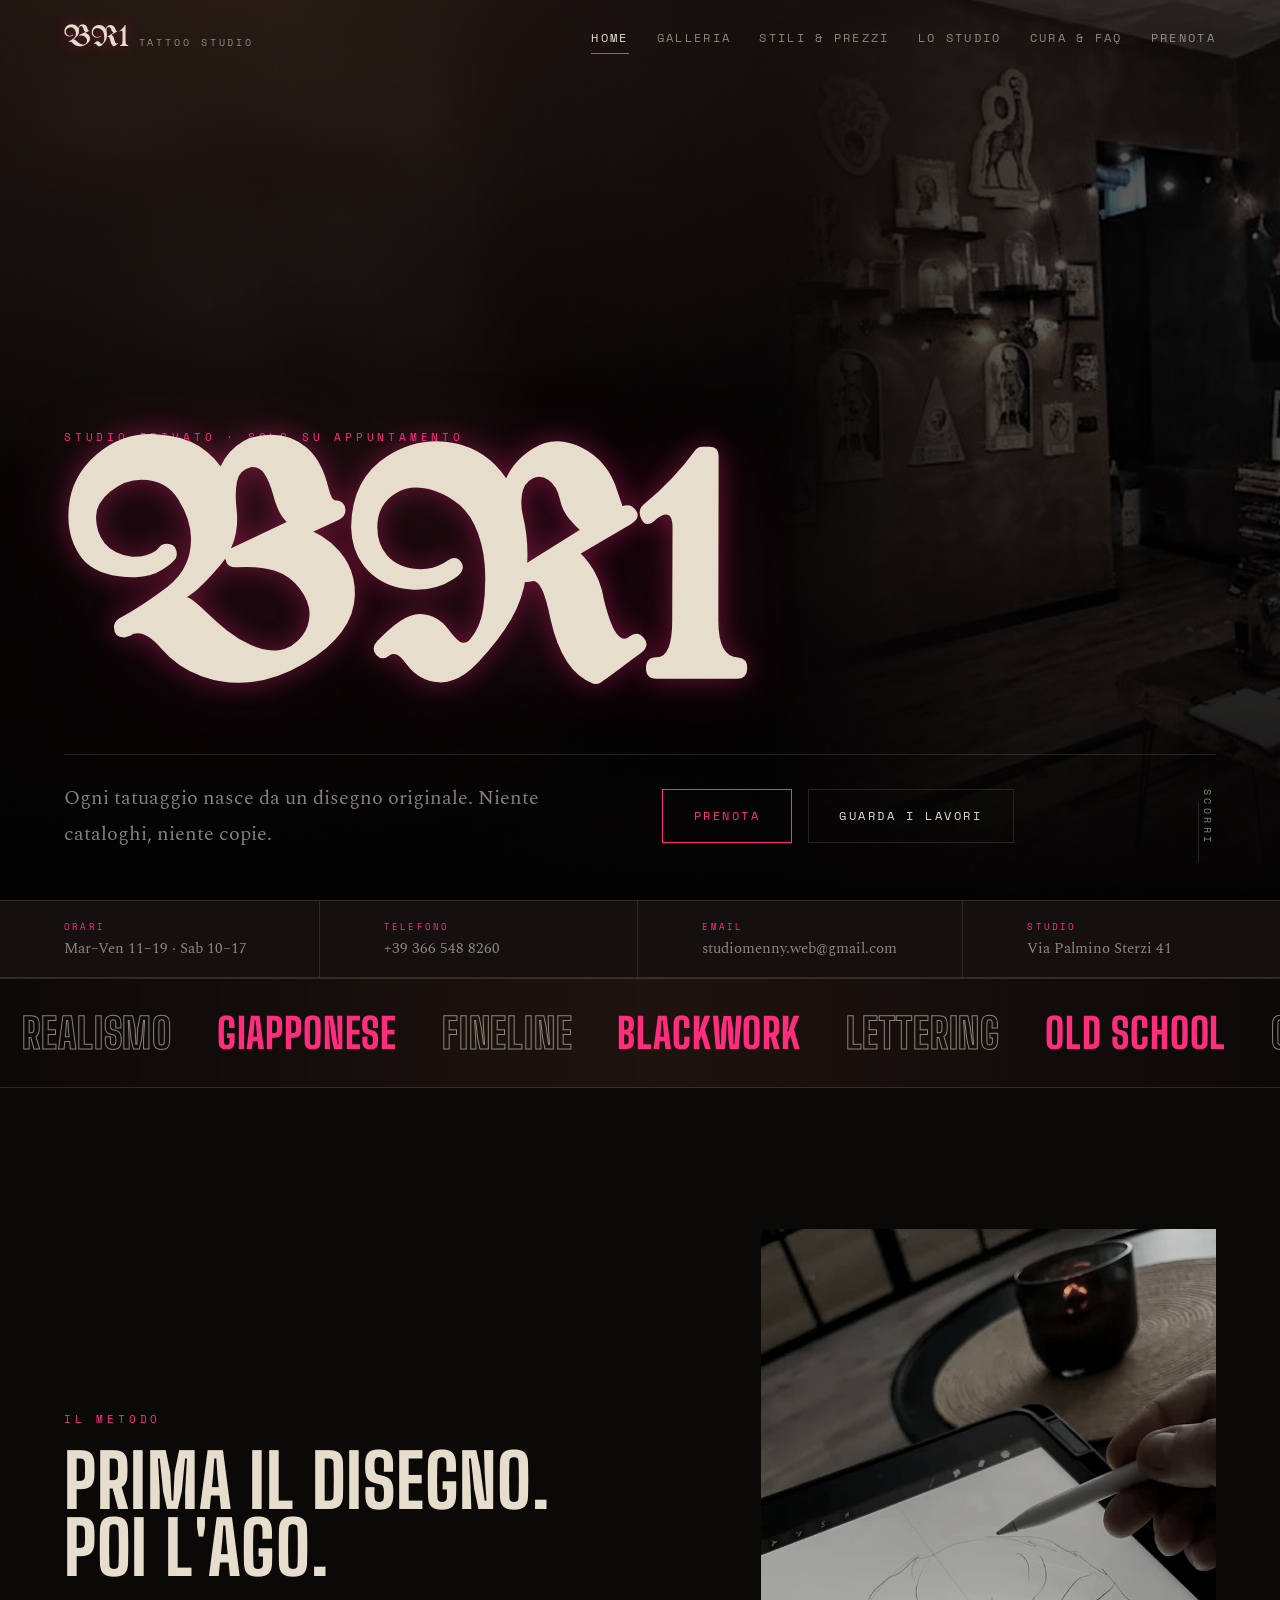
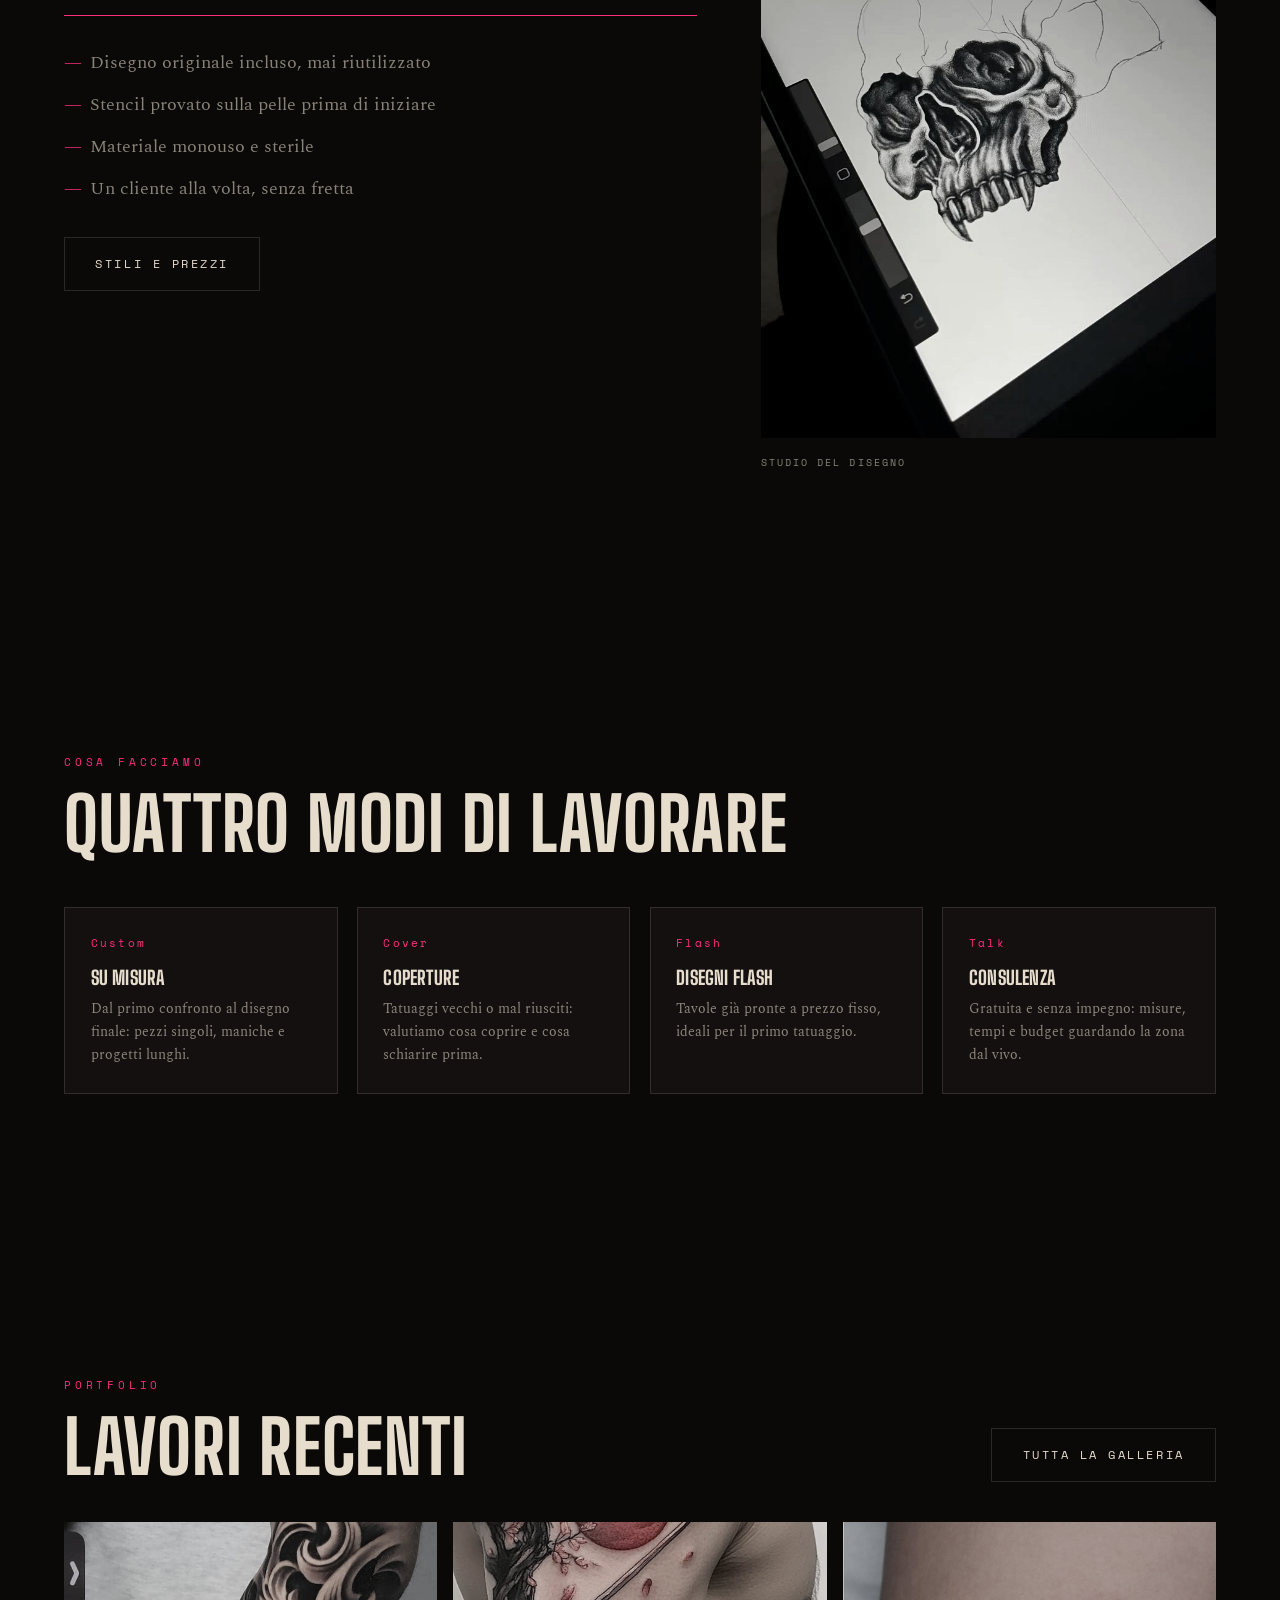
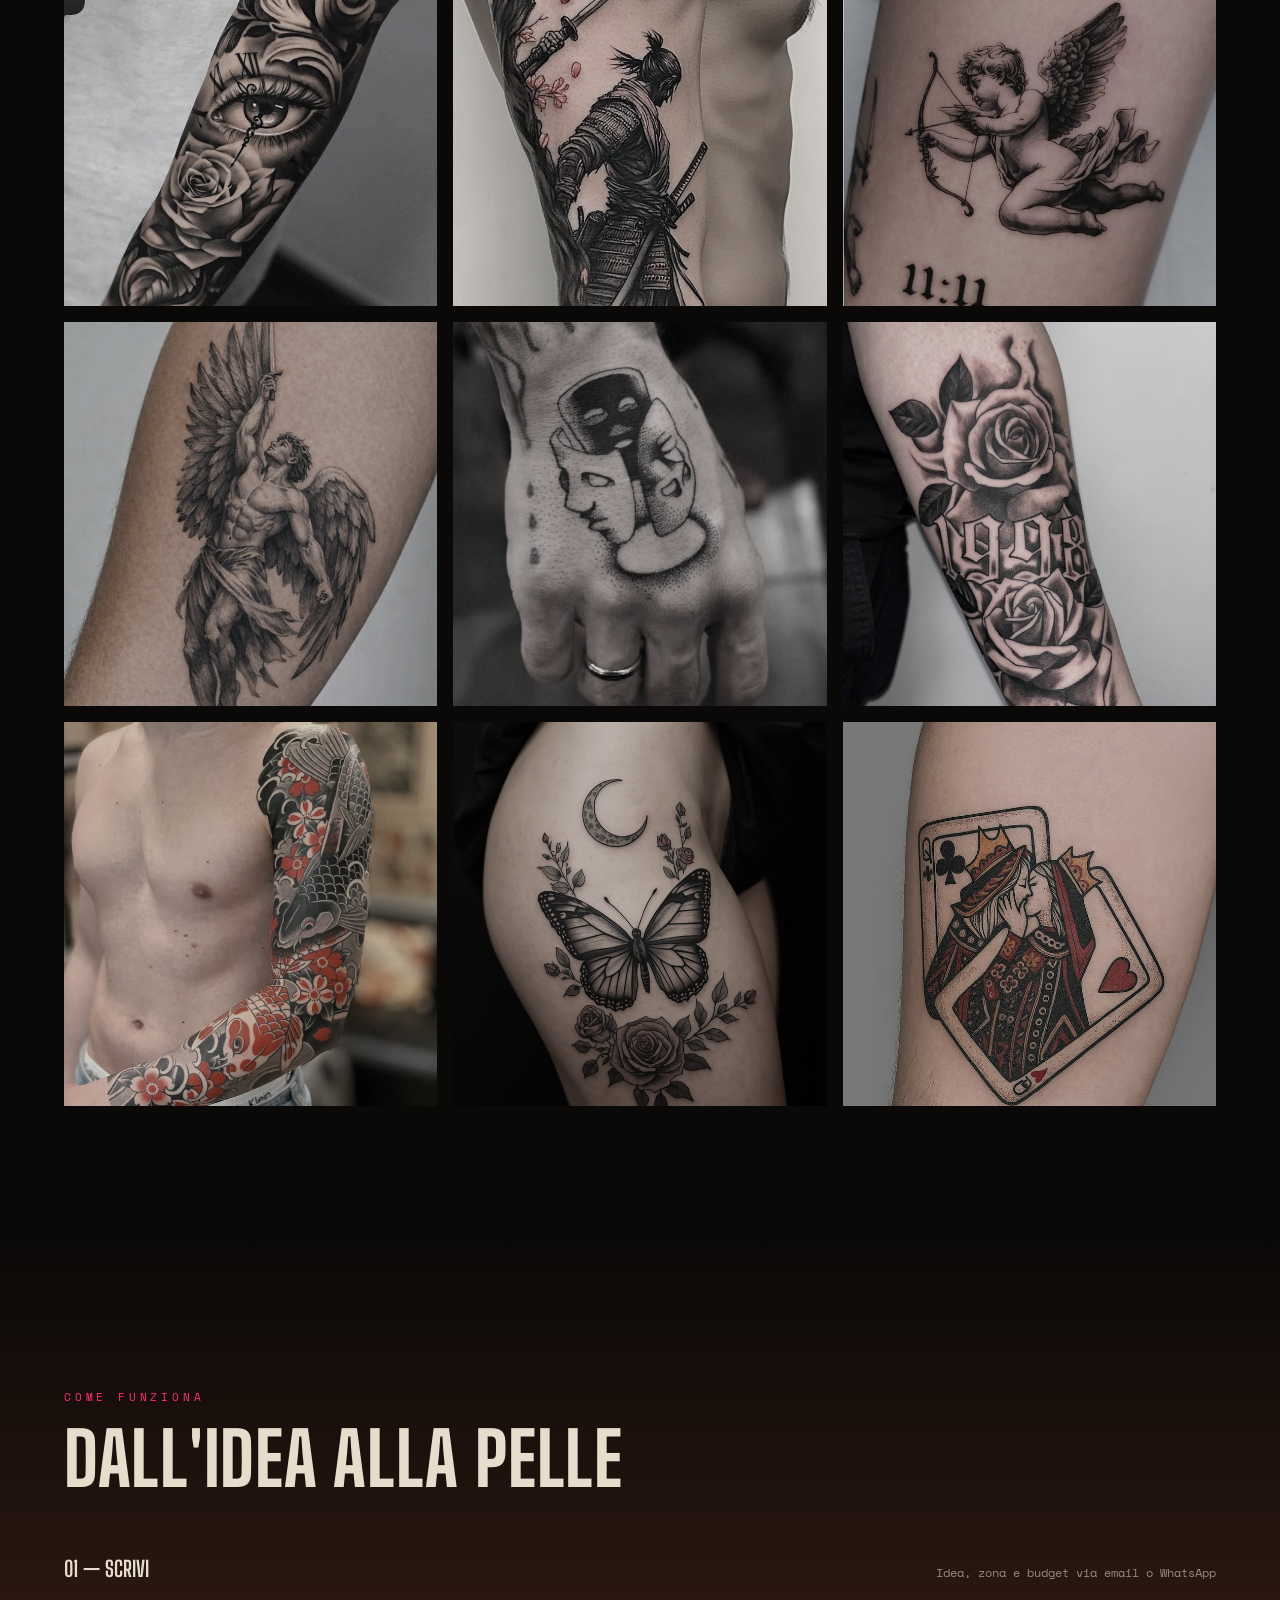
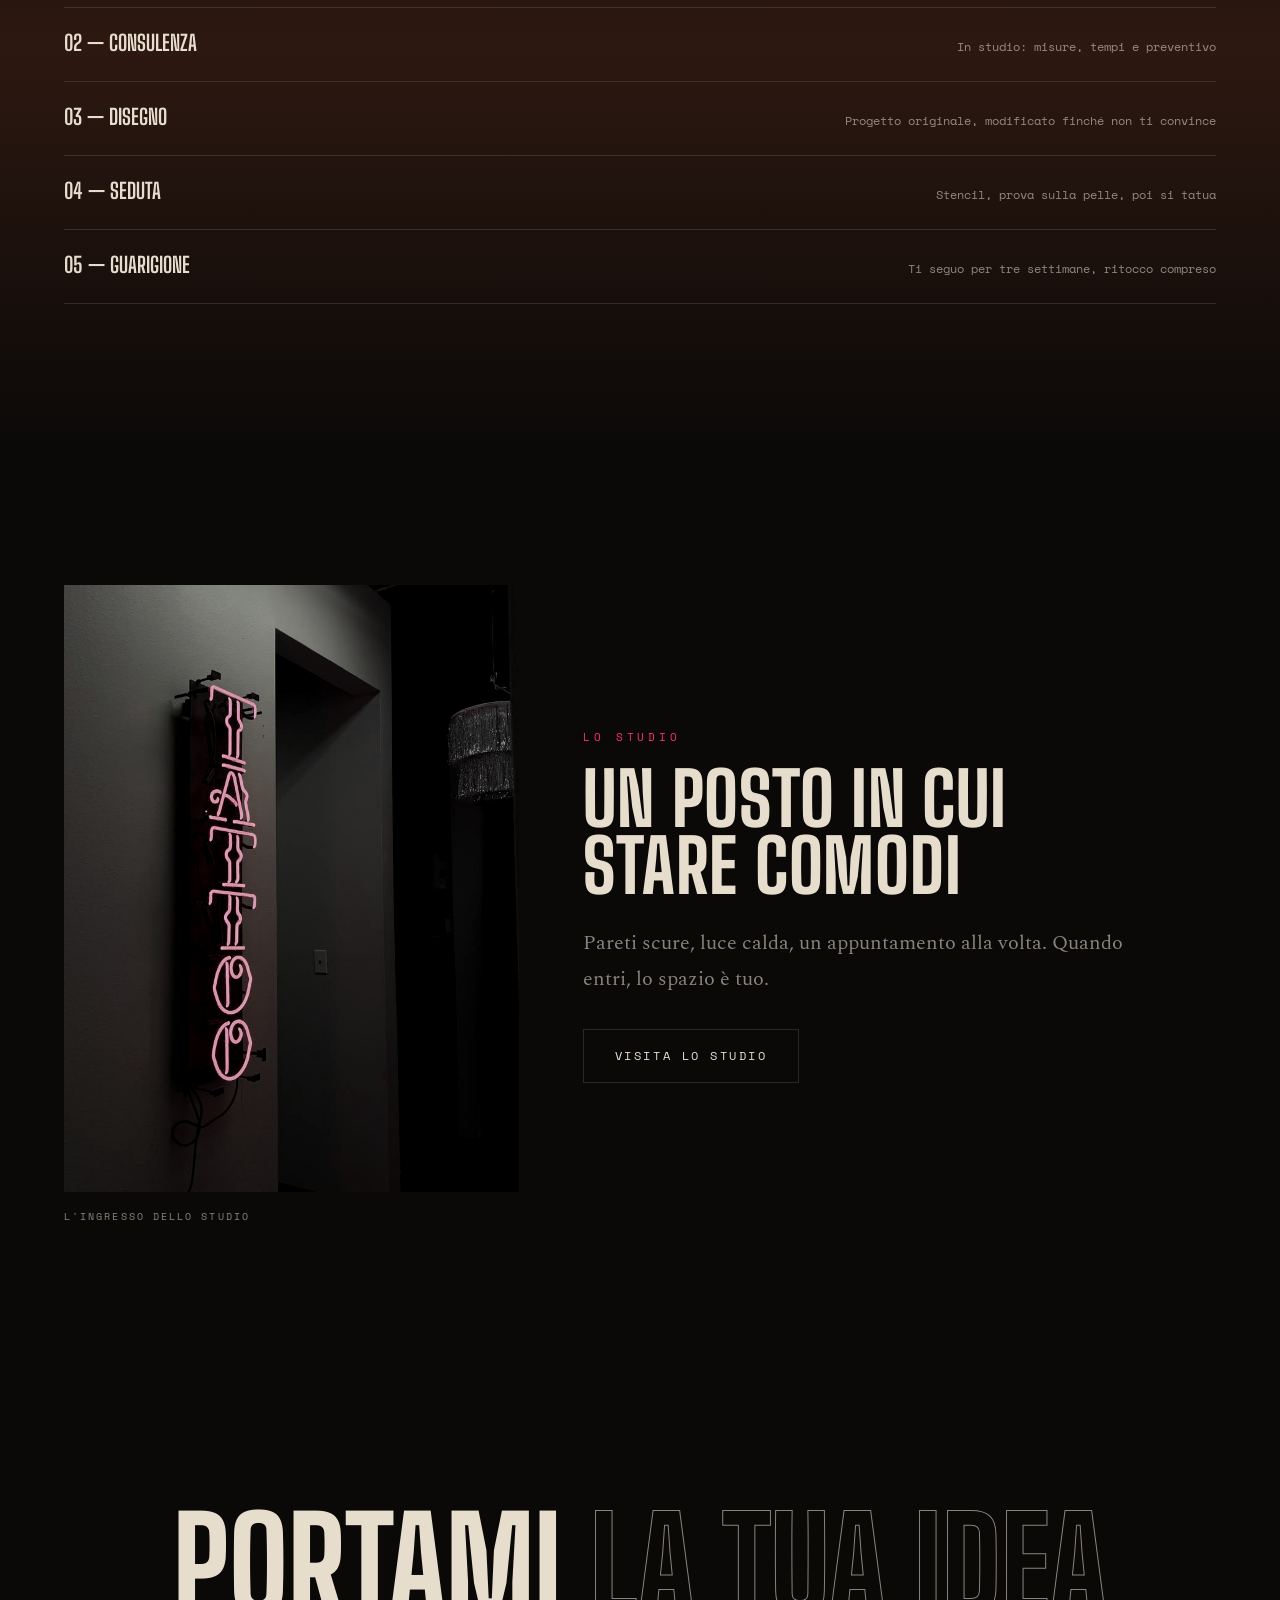
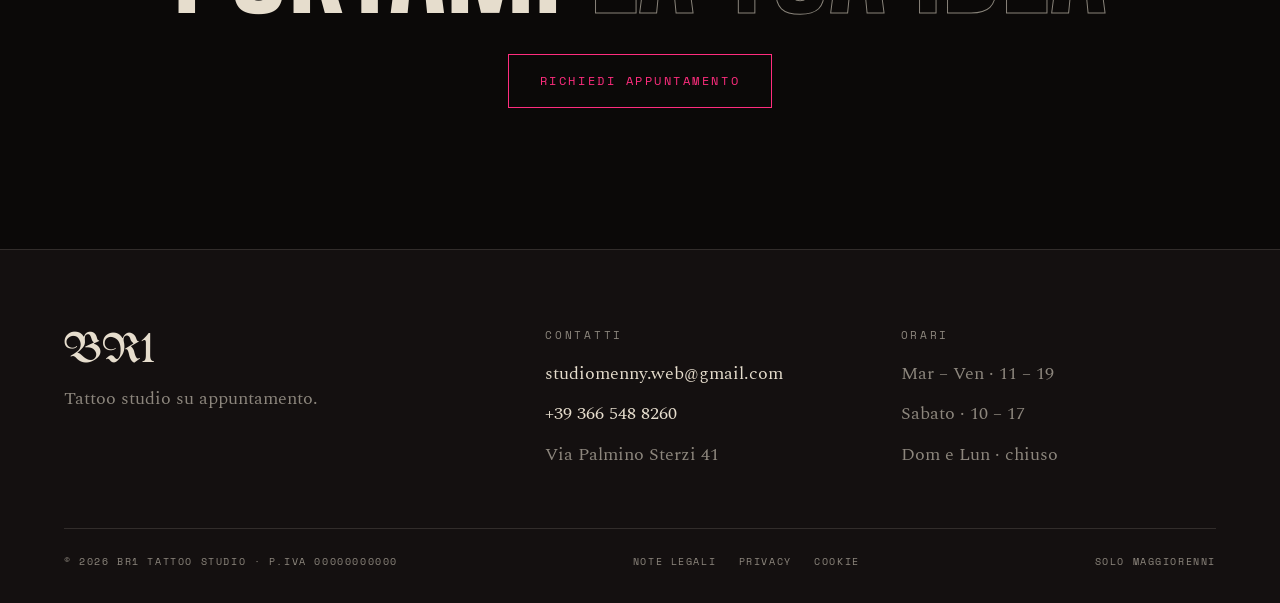
<file: index.html>
<!DOCTYPE html>
<html lang="it">
<head>
<meta charset="utf-8">
<meta name="viewport" content="width=device-width,initial-scale=1">
<title>BR1 Tattoo Studio — Tatuaggi su misura</title>
<meta name="description" content="Studio di tatuaggi su appuntamento. Realismo, giapponese, fineline, blackwork. Via Palmino Sterzi 41.">
<meta name="theme-color" content="#0B0908">
<link rel="icon" href="favicon.png" type="image/png">
<link rel="apple-touch-icon" href="apple-touch-icon.png">
<meta property="og:type" content="website">
<meta property="og:site_name" content="BR1 Tattoo Studio">
<meta property="og:title" content="BR1 Tattoo Studio">
<meta property="og:description" content="Tatuaggi su misura. Realismo, giapponese, fineline, blackwork. Solo su appuntamento.">
<meta property="og:image" content="og-preview.jpg">
<meta property="og:image:width" content="1200">
<meta property="og:image:height" content="630">
<meta property="og:image:alt" content="BR1 Tattoo Studio">
<meta name="twitter:image" content="og-preview.jpg">
<meta name="twitter:card" content="summary_large_image">
<link rel="preconnect" href="https://fonts.googleapis.com">
<link rel="preconnect" href="https://fonts.gstatic.com" crossorigin>
<link href="https://fonts.googleapis.com/css2?family=Big+Shoulders+Display:wght@400;700;800&family=Space+Mono:wght@400;700&family=Spectral:ital,wght@0,300;0,400;1,300&family=UnifrakturMaguntia&display=swap" rel="stylesheet">
<link rel="stylesheet" href="css/style.css">
</head>
<body>
<div class="progress"></div>

<header class="site-head">
  <a class="brand" href="index.html"><span class="brand__mark">BR1</span><span class="brand__tag">Tattoo Studio</span></a>
  <input type="checkbox" id="nav-toggle" class="nav-toggle" hidden>
  <label class="burger" for="nav-toggle" aria-label="Apri il menu"><span></span><span></span><span></span></label>
  <nav class="nav">
    <a class="is-current" href="index.html">Home</a>
    <a href="galleria.html">Galleria</a>
    <a href="stili.html">Stili &amp; Prezzi</a>
    <a href="studio.html">Lo studio</a>
    <a href="cura.html">Cura &amp; FAQ</a>
    <a href="contatti.html">Prenota</a>
  </nav>
</header>

<main>

  <section class="hero">
    <div class="hero__bg hero__bg--home"></div>
    <div class="hero__grain"></div>
    <div class="hero__inner">
      <span class="eyebrow">Studio privato · Solo su appuntamento</span>
      <h1 class="hero__title">BR1</h1>
      <div class="hero__meta">
        <p class="lead">Ogni tatuaggio nasce da un disegno originale. Niente cataloghi, niente copie.</p>
        <div class="btn-row" style="margin:0">
          <a class="btn btn--neon" href="contatti.html"><span>Prenota</span></a>
          <a class="btn" href="galleria.html"><span>Guarda i lavori</span></a>
        </div>
      </div>
    </div>
    <span class="hero__scroll">Scorri</span>
  </section>

  <!-- STRISCIA INFO -->
  <div class="strip">
    <div><b>Orari</b><span>Mar–Ven 11–19 · Sab 10–17</span></div>
    <a href="tel:+393665488260"><b>Telefono</b><span>+39 366 548 8260</span></a>
    <a href="mailto:studiomenny.web@gmail.com"><b>Email</b><span>studiomenny.web@gmail.com</span></a>
    <div><b>Studio</b><span>Via Palmino Sterzi 41</span></div>
  </div>

  <div class="marquee" aria-hidden="true">
    <div class="marquee__track">
      <span>Realismo</span><span>Giapponese</span><span>Fineline</span><span>Blackwork</span><span>Lettering</span><span>Old School</span><span>Cover-up</span>
      <span>Realismo</span><span>Giapponese</span><span>Fineline</span><span>Blackwork</span><span>Lettering</span><span>Old School</span><span>Cover-up</span>
    </div>
  </div>

  <!-- METODO -->
  <section class="section">
    <div class="wrap split split--wide-left">
      <div class="reveal">
        <span class="eyebrow">Il metodo</span>
        <h2 class="mask"><span>Prima il disegno.<br>Poi l'ago.</span></h2>
        <div class="ink-line" style="margin:2rem 0"></div>
        <ul class="ticks">
          <li>Disegno originale incluso, mai riutilizzato</li>
          <li>Stencil provato sulla pelle prima di iniziare</li>
          <li>Materiale monouso e sterile</li>
          <li>Un cliente alla volta, senza fretta</li>
        </ul>
        <div class="btn-row"><a class="btn" href="stili.html"><span>Stili e prezzi</span></a></div>
      </div>
      <figure class="figure reveal" data-d="2">
        <img src="img/disegno-teschio.jpg" alt="Disegno di un teschio realizzato su tavoletta grafica">
        <figcaption>Studio del disegno</figcaption>
      </figure>
    </div>
  </section>

  <!-- SERVIZI -->
  <section class="section panel">
    <div class="panel__bg" style="background-image:url('img/inchiostro.jpg')"></div>
    <div class="wrap">
      <span class="eyebrow reveal">Cosa facciamo</span>
      <h2 class="reveal">Quattro modi di lavorare</h2>
      <div class="grid grid--4" style="margin-top:3rem">
        <article class="card reveal">
          <span class="card__num">Custom</span>
          <h3>Su misura</h3>
          <p>Dal primo confronto al disegno finale: pezzi singoli, maniche e progetti lunghi.</p>
        </article>
        <article class="card reveal" data-d="1">
          <span class="card__num">Cover</span>
          <h3>Coperture</h3>
          <p>Tatuaggi vecchi o mal riusciti: valutiamo cosa coprire e cosa schiarire prima.</p>
        </article>
        <article class="card reveal" data-d="2">
          <span class="card__num">Flash</span>
          <h3>Disegni flash</h3>
          <p>Tavole già pronte a prezzo fisso, ideali per il primo tatuaggio.</p>
        </article>
        <article class="card reveal" data-d="3">
          <span class="card__num">Talk</span>
          <h3>Consulenza</h3>
          <p>Gratuita e senza impegno: misure, tempi e budget guardando la zona dal vivo.</p>
        </article>
      </div>
    </div>
  </section>

  <!-- LAVORI -->
  <section class="section">
    <div class="wrap">
      <div style="display:flex;flex-wrap:wrap;gap:1.5rem;justify-content:space-between;align-items:flex-end;margin-bottom:2.5rem">
        <div class="reveal"><span class="eyebrow">Portfolio</span><h2 class="mask"><span>Lavori recenti</span></h2></div>
        <a class="btn reveal" href="galleria.html"><span>Tutta la galleria</span></a>
      </div>
      <div class="works works--rail">
        <a class="work reveal" href="galleria.html"><img src="img/realismo-occhio-orologio.jpg" alt="Occhio realistico con orologio e rose sull'avambraccio"><span class="work__label"><strong>Il tempo che guarda</strong><em>Realismo</em></span></a>
        <a class="work reveal" data-d="1" href="galleria.html"><img src="img/giapponese-samurai.jpg" alt="Manica con samurai, sole rosso e ciliegi in fiore"><span class="work__label"><strong>Samurai</strong><em>Giapponese</em></span></a>
        <a class="work reveal" data-d="2" href="galleria.html"><img src="img/fineline-cherubino.jpg" alt="Cherubino con arco tatuato in fineline"><span class="work__label"><strong>Cherubino</strong><em>Fineline</em></span></a>
        <a class="work reveal" href="galleria.html"><img src="img/realismo-arcangelo.jpg" alt="Arcangelo con spada sull'avambraccio"><span class="work__label"><strong>Arcangelo</strong><em>Realismo</em></span></a>
        <a class="work reveal" data-d="1" href="galleria.html"><img src="img/blackwork-maschere.jpg" alt="Maschere del teatro tatuate a puntinato sulla mano"><span class="work__label"><strong>Le tre maschere</strong><em>Blackwork</em></span></a>
        <a class="work reveal" data-d="2" href="galleria.html"><img src="img/lettering-1998.jpg" alt="Rose black and grey con la data 1998 in gotico"><span class="work__label"><strong>1998</strong><em>Lettering</em></span></a>
        <a class="work reveal" href="galleria.html"><img src="img/giapponese-koi.jpg" alt="Manica giapponese con carpe koi e fiori di ciliegio"><span class="work__label"><strong>Due koi</strong><em>Giapponese</em></span></a>
        <a class="work reveal" data-d="1" href="galleria.html"><img src="img/dark-farfalla.jpg" alt="Farfalla, luna e rose tatuate sulla coscia"><span class="work__label"><strong>Falena e luna</strong><em>Blackwork</em></span></a>
        <a class="work reveal" data-d="2" href="galleria.html"><img src="img/oldschool-carte.jpg" alt="Re e regina di carte da gioco a colori"><span class="work__label"><strong>Re e regina</strong><em>Old School</em></span></a>
      </div>
      <span class="rail-hint">← Scorri di lato per vedere altri lavori</span>
    </div>
  </section>

  <!-- PROCESSO -->
  <section class="section panel panel--oxide">
    <div class="panel__bg" style="background-image:url('img/stencil.jpg')"></div>
    <div class="wrap">
      <span class="eyebrow reveal">Come funziona</span>
      <h2 class="reveal">Dall'idea alla pelle</h2>
      <ul class="list-lines" style="margin-top:2.5rem">
        <li class="reveal"><span>01 — Scrivi</span><span>Idea, zona e budget via email o WhatsApp</span></li>
        <li class="reveal" data-d="1"><span>02 — Consulenza</span><span>In studio: misure, tempi e preventivo</span></li>
        <li class="reveal" data-d="2"><span>03 — Disegno</span><span>Progetto originale, modificato finché non ti convince</span></li>
        <li class="reveal" data-d="3"><span>04 — Seduta</span><span>Stencil, prova sulla pelle, poi si tatua</span></li>
        <li class="reveal" data-d="4"><span>05 — Guarigione</span><span>Ti seguo per tre settimane, ritocco compreso</span></li>
      </ul>
    </div>
  </section>

  <!-- STUDIO -->
  <section class="section">
    <div class="wrap split split--wide-right">
      <figure class="figure reveal">
        <img src="img/insegna-neon.jpg" alt="Insegna al neon rosa all'ingresso dello studio">
        <figcaption>L'ingresso dello studio</figcaption>
      </figure>
      <div class="reveal" data-d="1">
        <span class="eyebrow">Lo studio</span>
        <h2 class="mask"><span>Un posto in cui<br>stare comodi</span></h2>
        <p class="lead" style="margin-top:1.5rem">Pareti scure, luce calda, un appuntamento alla volta. Quando entri, lo spazio è tuo.</p>
        <div class="btn-row"><a class="btn" href="studio.html"><span>Visita lo studio</span></a></div>
      </div>
    </div>
  </section>

  <section class="section cta-band panel">
    <div class="panel__bg" style="background-image:url('img/sessione-schiena.jpg')"></div>
    <div class="wrap">
      <p class="huge mask"><span>Portami <em>la tua idea</em></span></p>
      <div class="btn-row reveal" style="justify-content:center"><a class="btn btn--neon" href="contatti.html"><span>Richiedi appuntamento</span></a></div>
    </div>
  </section>

</main>

<footer class="site-foot">
  <div class="wrap">
    <div class="foot-grid">
      <div>
        <span class="foot-mark">BR1</span>
        <p class="muted" style="max-width:34ch">Tattoo studio su appuntamento.</p>
      </div>
      <div>
        <h4>Contatti</h4>
        <ul>
          <li><a href="mailto:studiomenny.web@gmail.com">studiomenny.web@gmail.com</a></li>
          <li><a href="tel:+393665488260">+39 366 548 8260</a></li>
          <li class="muted">Via Palmino Sterzi 41</li>
        </ul>
      </div>
      <div>
        <h4>Orari</h4>
        <ul class="muted">
          <li>Mar – Ven · 11 – 19</li>
          <li>Sabato · 10 – 17</li>
          <li>Dom e Lun · chiuso</li>
        </ul>
      </div>
    </div>
    <div class="foot-bottom">
      <span>© <span data-year></span> BR1 Tattoo Studio · P.IVA 00000000000</span>
      <nav class="foot-legal" aria-label="Informazioni legali">
        <a href="legale.html#note-legali">Note legali</a>
        <a href="legale.html#privacy">Privacy</a>
        <a href="legale.html#cookie">Cookie</a>
      </nav>
      <span>Solo maggiorenni</span>
    </div>
  </div>
</footer>

<script src="js/main.js"></script>
</body>
</html>
</file>
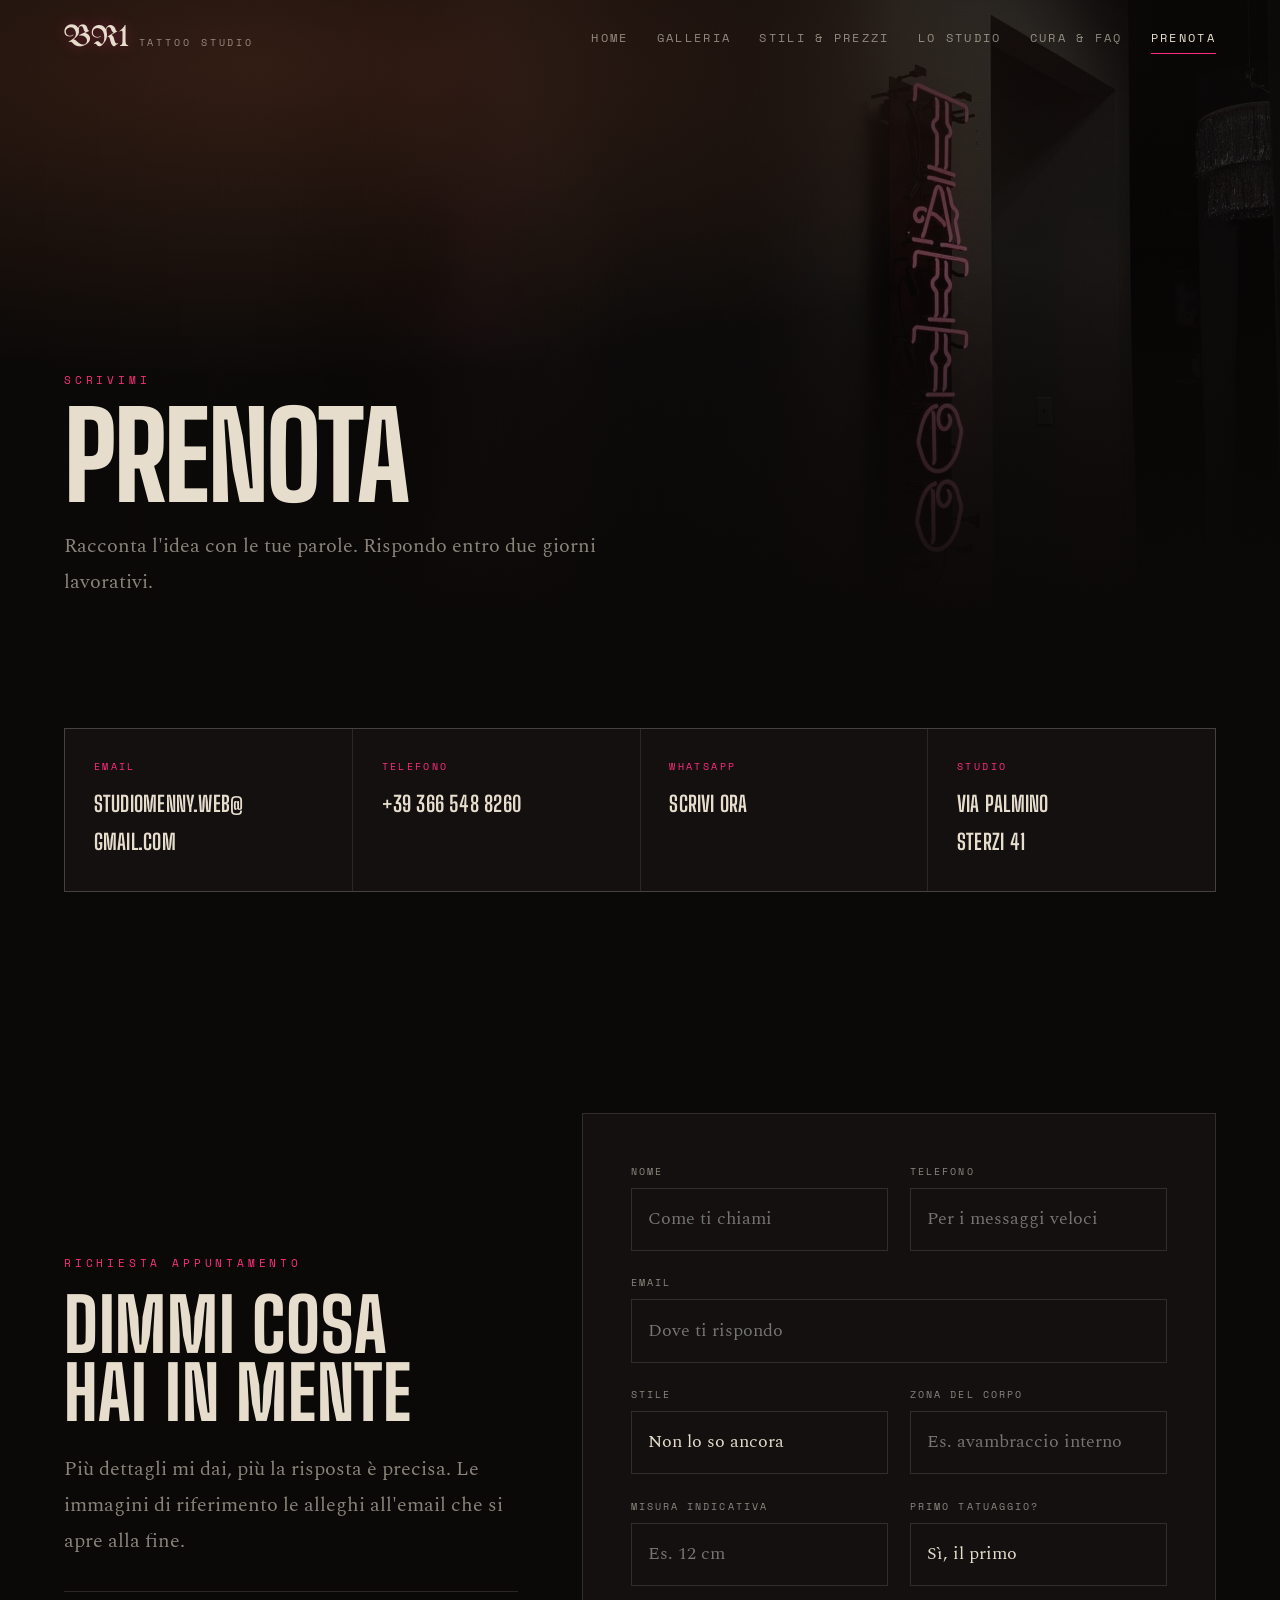
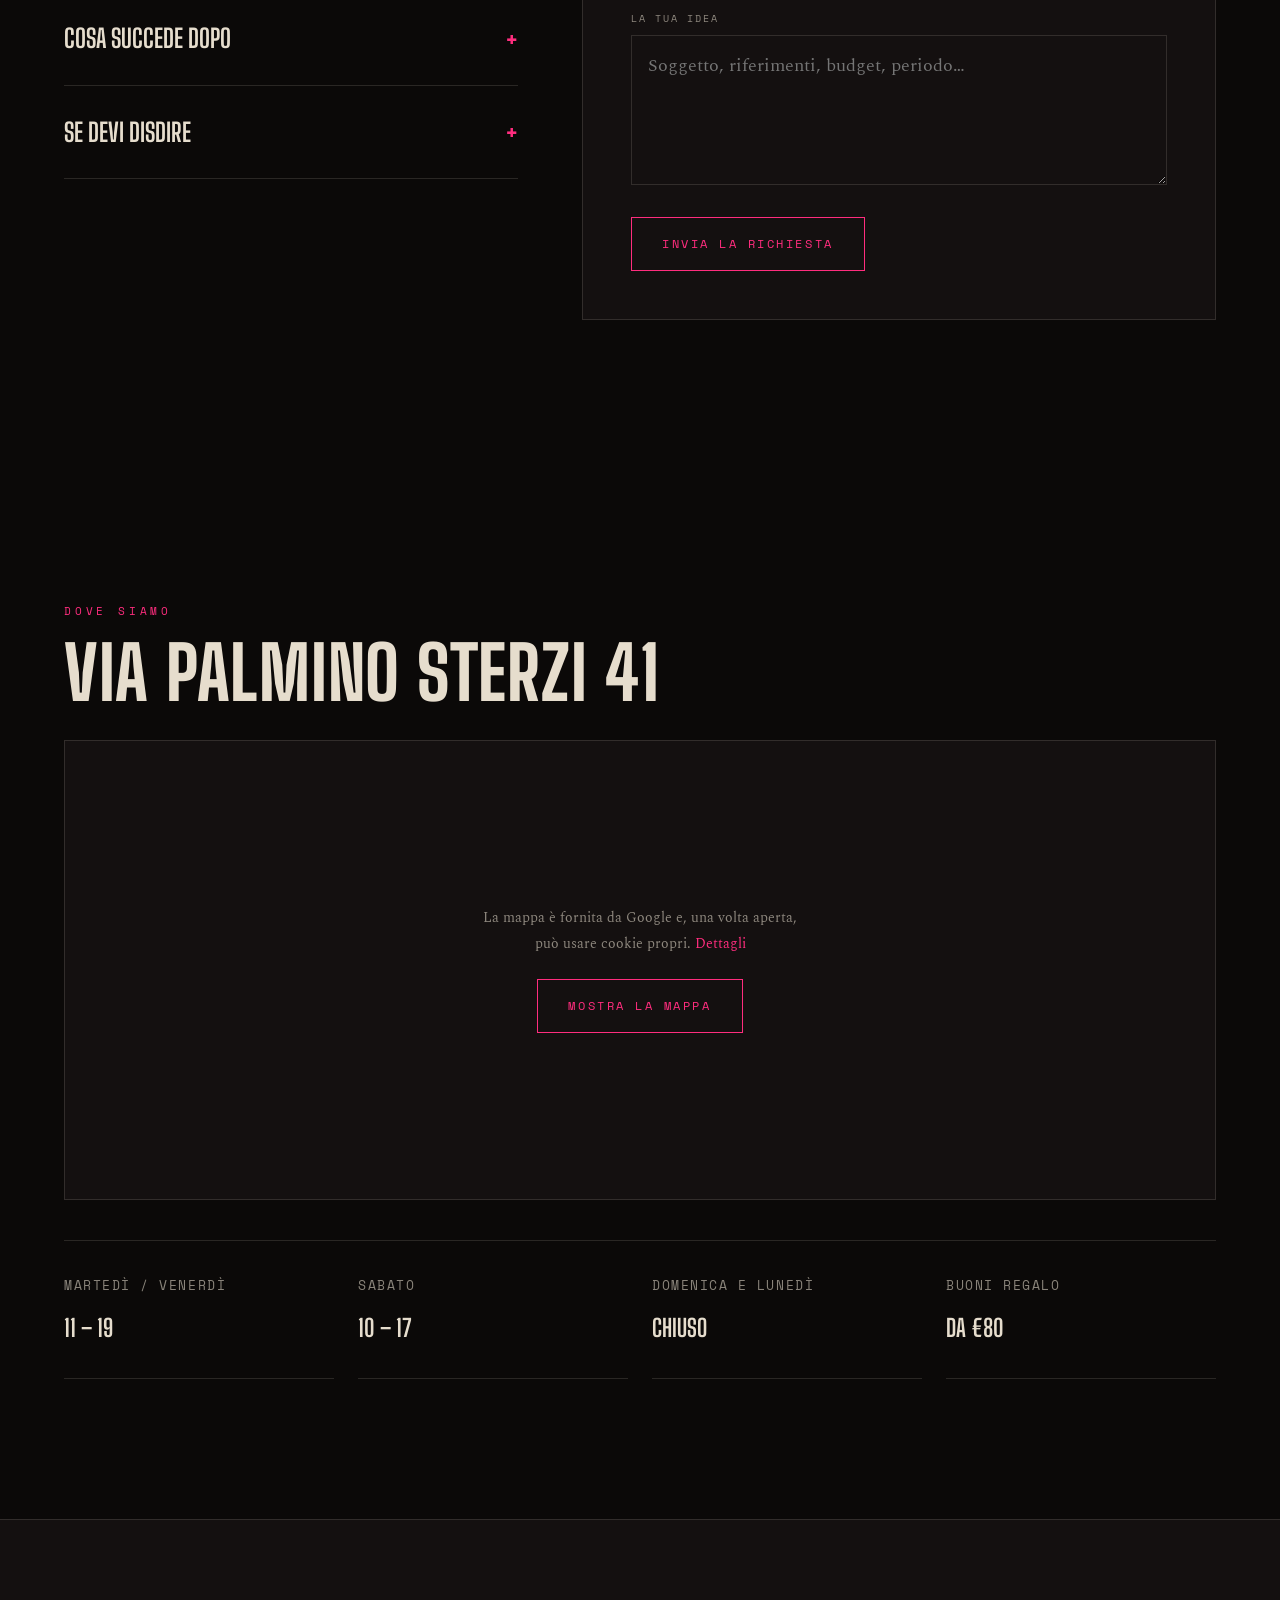
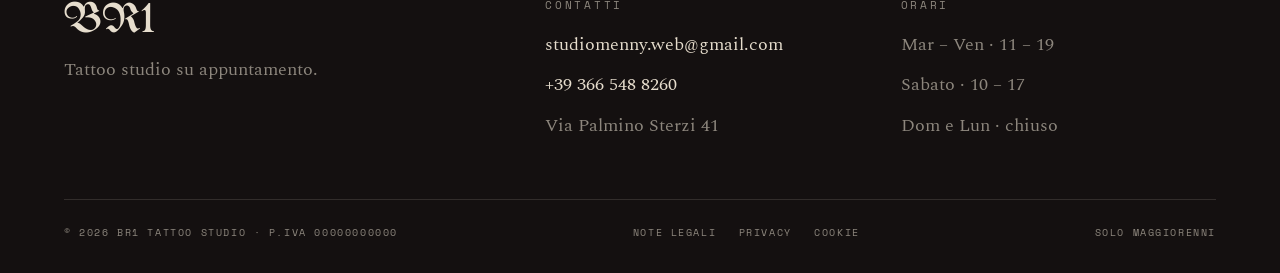
<file: contatti.html>
<!DOCTYPE html>
<html lang="it">
<head>
<meta charset="utf-8">
<meta name="viewport" content="width=device-width,initial-scale=1">
<title>Prenota — BR1 Tattoo Studio</title>
<meta name="description" content="Prenota una consulenza da BR1 Tattoo Studio. studiomenny.web@gmail.com · +39 366 548 8260 · Via Palmino Sterzi 41.">
<meta name="theme-color" content="#0B0908">
<link rel="icon" href="favicon.png" type="image/png">
<link rel="apple-touch-icon" href="apple-touch-icon.png">
<meta property="og:type" content="website">
<meta property="og:site_name" content="BR1 Tattoo Studio">
<meta property="og:title" content="Prenota — BR1 Tattoo Studio">
<meta property="og:description" content="Prenota una consulenza da BR1 Tattoo Studio. studiomenny.web@gmail.com · +39 366 548 8260 · Via Palmino Sterzi 41.">
<meta property="og:image" content="og-preview.jpg">
<meta property="og:image:width" content="1200">
<meta property="og:image:height" content="630">
<meta property="og:image:alt" content="BR1 Tattoo Studio">
<meta name="twitter:image" content="og-preview.jpg">
<meta name="twitter:card" content="summary_large_image">
<link rel="preconnect" href="https://fonts.googleapis.com">
<link rel="preconnect" href="https://fonts.gstatic.com" crossorigin>
<link href="https://fonts.googleapis.com/css2?family=Big+Shoulders+Display:wght@400;700;800&family=Space+Mono:wght@400;700&family=Spectral:ital,wght@0,300;0,400;1,300&family=UnifrakturMaguntia&display=swap" rel="stylesheet">
<link rel="stylesheet" href="css/style.css">
</head>
<body>
<div class="progress"></div>

<header class="site-head">
  <a class="brand" href="index.html"><span class="brand__mark">BR1</span><span class="brand__tag">Tattoo Studio</span></a>
  <input type="checkbox" id="nav-toggle" class="nav-toggle" hidden>
  <label class="burger" for="nav-toggle" aria-label="Apri il menu"><span></span><span></span><span></span></label>
  <nav class="nav">
    <a href="index.html">Home</a>
    <a href="galleria.html">Galleria</a>
    <a href="stili.html">Stili &amp; Prezzi</a>
    <a href="studio.html">Lo studio</a>
    <a href="cura.html">Cura &amp; FAQ</a>
    <a class="is-current" href="contatti.html">Prenota</a>
  </nav>
</header>

<main>

  <section class="hero hero--page">
    <div class="hero__bg hero__bg--contatti"></div>
    <div class="hero__grain"></div>
    <div class="hero__inner">
      <span class="eyebrow">Scrivimi</span>
      <h1 class="hero__title">Prenota</h1>
      <p class="lead" style="margin-top:1.5rem">Racconta l'idea con le tue parole. Rispondo entro due giorni lavorativi.</p>
    </div>
  </section>

  <section class="section section--tight">
    <div class="wrap">
      <div class="quick reveal">
        <a href="mailto:studiomenny.web@gmail.com"><span>Email</span><strong>studiomenny.web@<br>gmail.com</strong></a>
        <a href="tel:+393665488260"><span>Telefono</span><strong>+39 366 548 8260</strong></a>
        <a href="https://wa.me/393665488260" target="_blank" rel="noopener"><span>WhatsApp</span><strong>Scrivi ora</strong></a>
        <div><span>Studio</span><strong>Via Palmino<br>Sterzi 41</strong></div>
      </div>
    </div>
  </section>

  <section class="section panel">
    <div class="panel__bg" style="background-image:url('img/disegno-koi.jpg')"></div>
    <div class="wrap split split--wide-left">
      <div class="reveal">
        <span class="eyebrow">Richiesta appuntamento</span>
        <h2 class="mask"><span>Dimmi cosa<br>hai in mente</span></h2>
        <p class="lead" style="margin-top:1.5rem">Più dettagli mi dai, più la risposta è precisa. Le immagini di riferimento le alleghi all'email che si apre alla fine.</p>
        <div class="acc" style="margin-top:2rem">
          <details><summary>Cosa succede dopo</summary><p>Ti scrivo con una fascia di prezzo e due o tre date. L'appuntamento si conferma con un acconto del 20%.</p></details>
          <details><summary>Se devi disdire</summary><p>Con almeno 48 ore di anticipo l'acconto resta valido per una nuova data.</p></details>
        </div>
      </div>

      <form class="calc reveal" data-d="1" id="booking">
        <div class="form form--2">
          <div class="field"><label for="f-nome">Nome</label><input id="f-nome" name="nome" type="text" required placeholder="Come ti chiami"></div>
          <div class="field"><label for="f-telefono">Telefono</label><input id="f-telefono" name="telefono" type="tel" placeholder="Per i messaggi veloci"></div>
          <div class="field full"><label for="f-email">Email</label><input id="f-email" name="email" type="email" required placeholder="Dove ti rispondo"></div>
          <div class="field"><label for="f-stile">Stile</label>
            <select id="f-stile" name="stile"><option>Non lo so ancora</option><option>Realismo</option><option>Giapponese</option><option>Fineline</option><option>Blackwork</option><option>Lettering</option><option>Old school</option><option>Cover-up</option></select></div>
          <div class="field"><label for="f-zona">Zona del corpo</label><input id="f-zona" name="zona" type="text" placeholder="Es. avambraccio interno"></div>
          <div class="field"><label for="f-misura">Misura indicativa</label><input id="f-misura" name="misura" type="text" placeholder="Es. 12 cm"></div>
          <div class="field"><label for="f-prima">Primo tatuaggio?</label><select id="f-prima" name="prima"><option>Sì, il primo</option><option>No, ne ho altri</option></select></div>
          <div class="field full"><label for="f-idea">La tua idea</label><textarea id="f-idea" name="idea" required placeholder="Soggetto, riferimenti, budget, periodo…"></textarea></div>
        </div>
        <div class="btn-row"><button class="btn btn--neon" type="submit"><span>Invia la richiesta</span></button></div>
        <p class="note" id="booking-msg" hidden style="margin-top:1.5rem">Si è aperto il tuo programma di posta con il messaggio già pronto: controlla e premi invia.</p>
      </form>
    </div>
  </section>

  <section class="section">
    <div class="wrap">
      <span class="eyebrow reveal">Dove siamo</span>
      <h2 class="reveal" style="margin-bottom:2rem">Via Palmino Sterzi 41</h2>
      <div class="map reveal" data-map>
        <div class="map__consent">
          <p>La mappa è fornita da Google e, una volta aperta, può usare cookie propri. <a href="legale.html#cookie">Dettagli</a></p>
          <button class="btn btn--neon" type="button"><span>Mostra la mappa</span></button>
        </div>
      </div>
      <div class="info-row" style="margin-top:2.5rem">
        <div class="reveal"><span class="mono muted">Martedì / Venerdì</span><strong>11 – 19</strong></div>
        <div class="reveal" data-d="1"><span class="mono muted">Sabato</span><strong>10 – 17</strong></div>
        <div class="reveal" data-d="2"><span class="mono muted">Domenica e lunedì</span><strong>Chiuso</strong></div>
        <div class="reveal" data-d="3"><span class="mono muted">Buoni regalo</span><strong>Da €80</strong></div>
      </div>
    </div>
  </section>

</main>

<footer class="site-foot">
  <div class="wrap">
    <div class="foot-grid">
      <div>
        <span class="foot-mark">BR1</span>
        <p class="muted" style="max-width:34ch">Tattoo studio su appuntamento.</p>
      </div>
      <div>
        <h4>Contatti</h4>
        <ul>
          <li><a href="mailto:studiomenny.web@gmail.com">studiomenny.web@gmail.com</a></li>
          <li><a href="tel:+393665488260">+39 366 548 8260</a></li>
          <li class="muted">Via Palmino Sterzi 41</li>
        </ul>
      </div>
      <div>
        <h4>Orari</h4>
        <ul class="muted">
          <li>Mar – Ven · 11 – 19</li>
          <li>Sabato · 10 – 17</li>
          <li>Dom e Lun · chiuso</li>
        </ul>
      </div>
    </div>
    <div class="foot-bottom">
      <span>© <span data-year></span> BR1 Tattoo Studio · P.IVA 00000000000</span>
      <nav class="foot-legal" aria-label="Informazioni legali">
        <a href="legale.html#note-legali">Note legali</a>
        <a href="legale.html#privacy">Privacy</a>
        <a href="legale.html#cookie">Cookie</a>
      </nav>
      <span>Solo maggiorenni</span>
    </div>
  </div>
</footer>

<script src="js/main.js"></script>
</body>
</html>
</file>
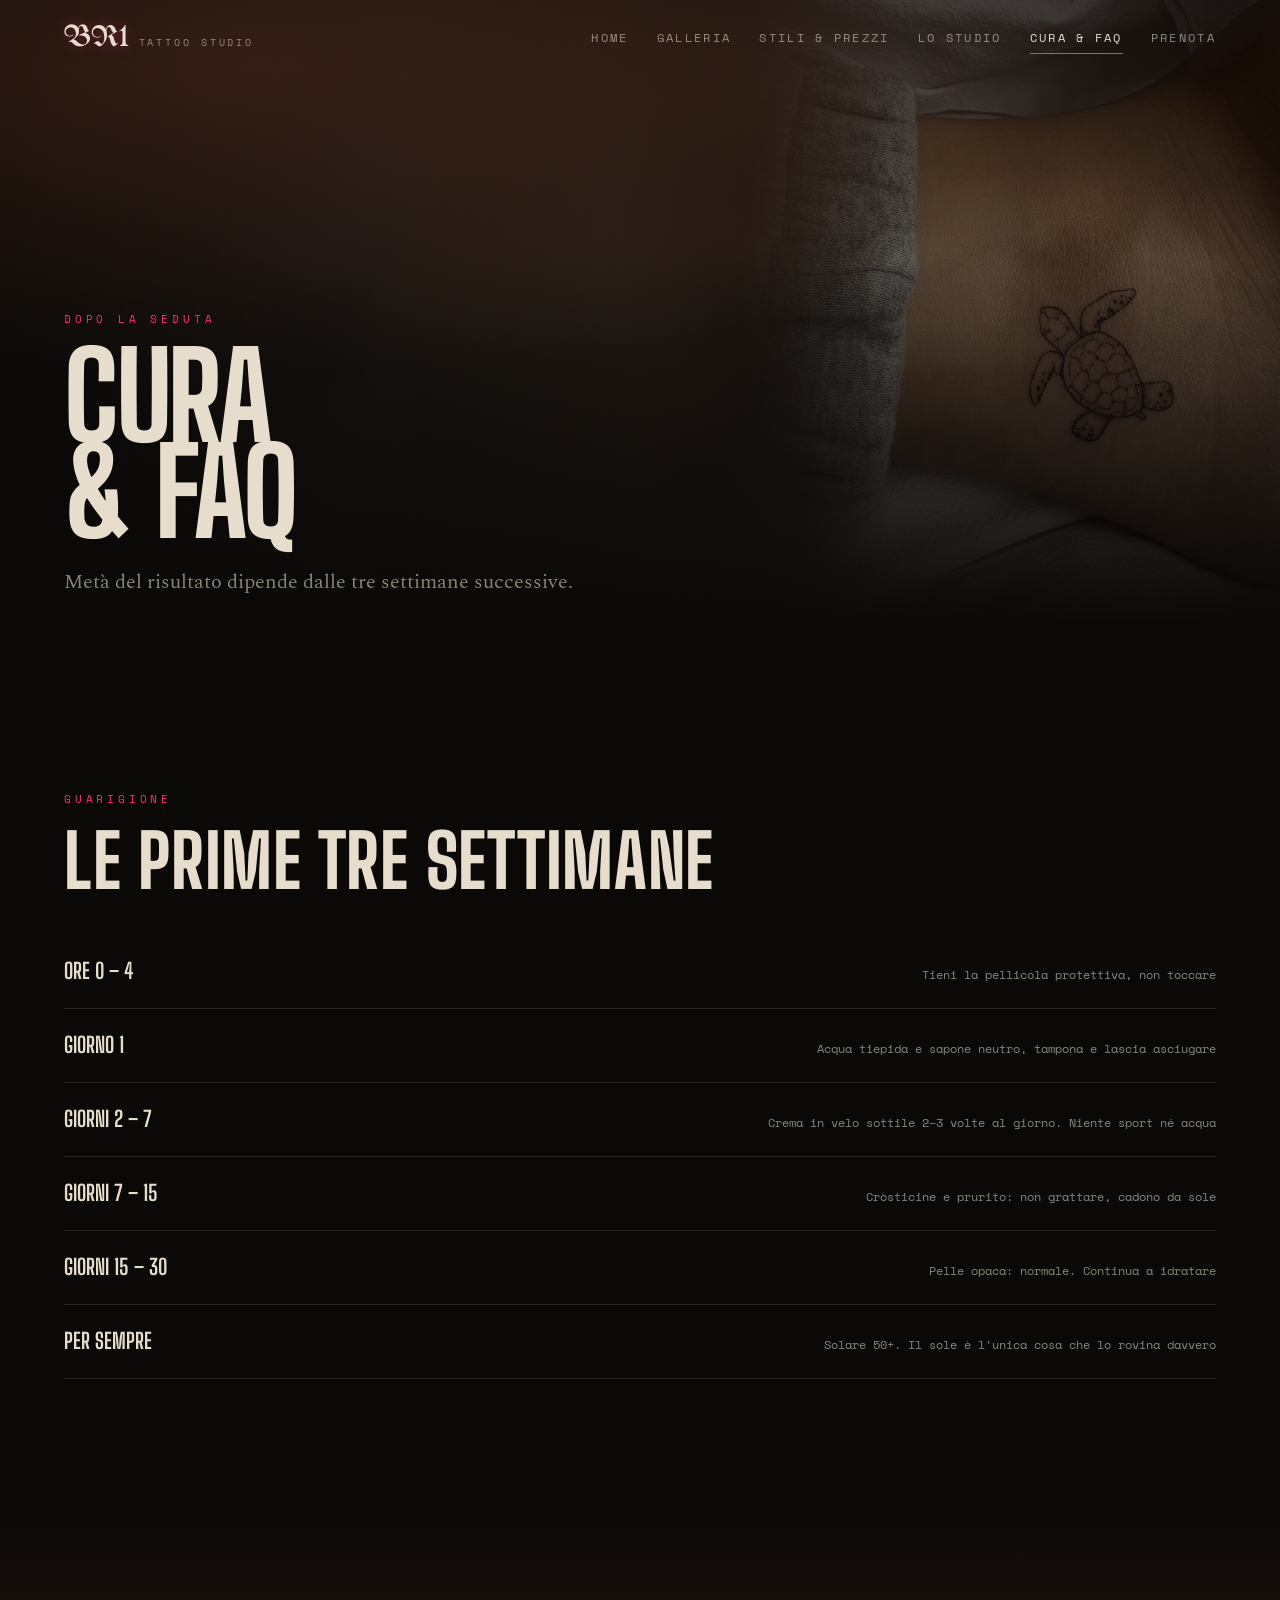
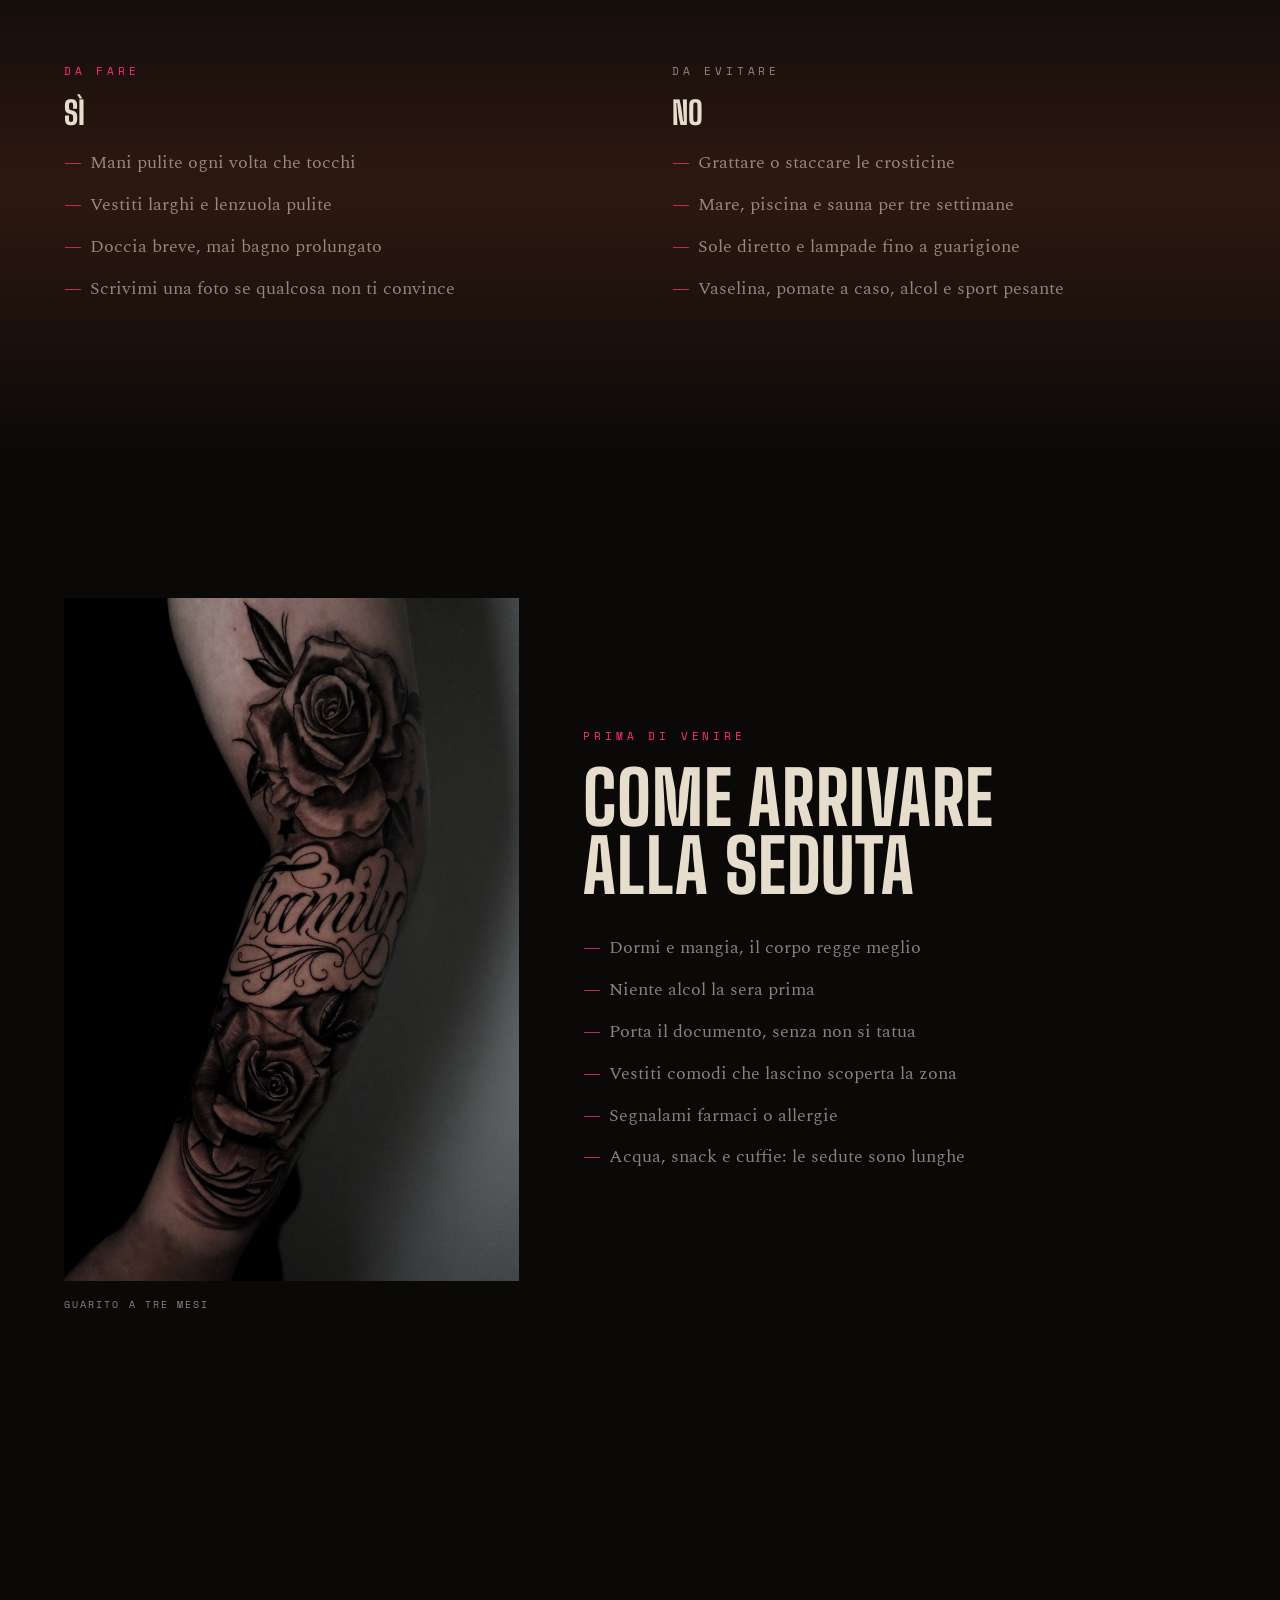
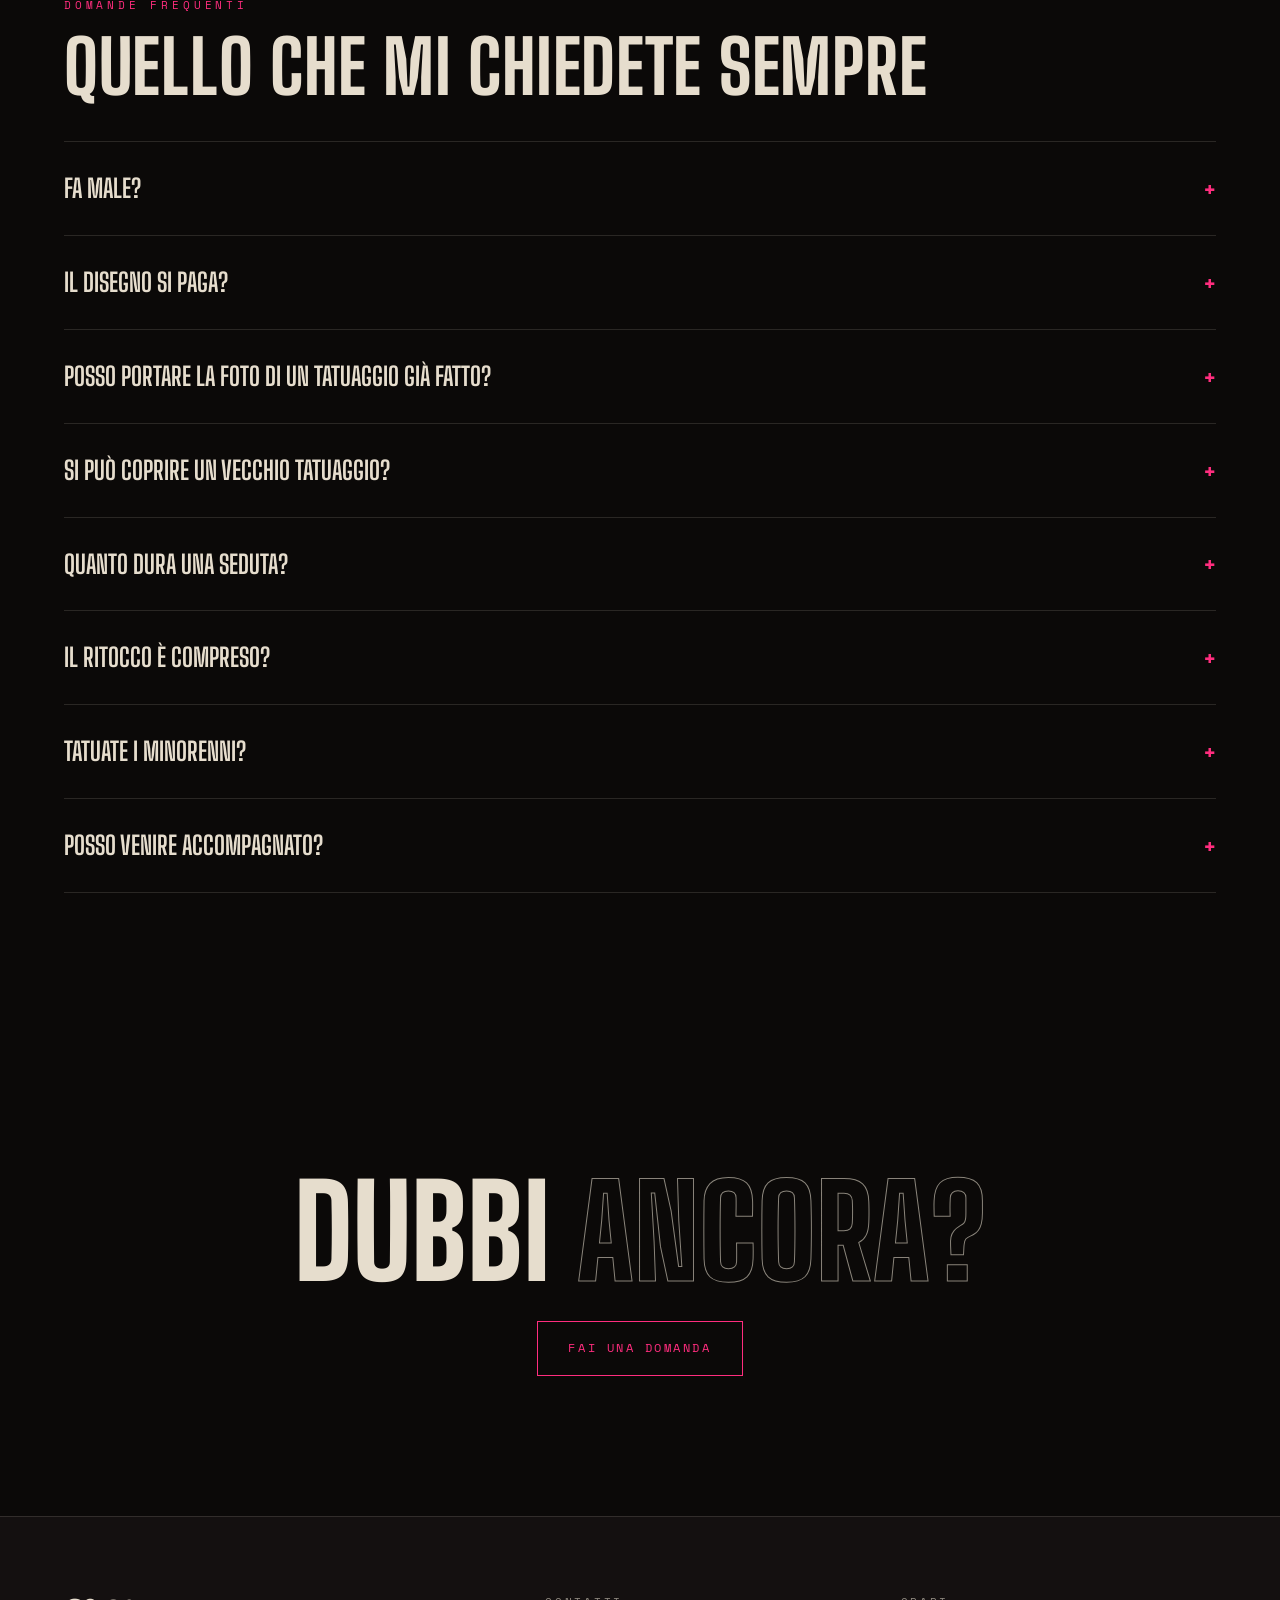
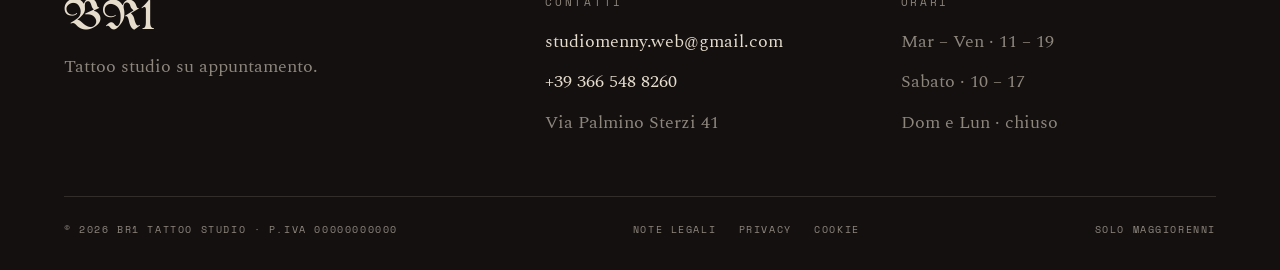
<file: cura.html>
<!DOCTYPE html>
<html lang="it">
<head>
<meta charset="utf-8">
<meta name="viewport" content="width=device-width,initial-scale=1">
<title>Cura & FAQ — BR1 Tattoo Studio</title>
<meta name="description" content="Come curare un tatuaggio appena fatto e le risposte alle domande più frequenti.">
<meta name="theme-color" content="#0B0908">
<link rel="icon" href="favicon.png" type="image/png">
<link rel="apple-touch-icon" href="apple-touch-icon.png">
<meta property="og:type" content="website">
<meta property="og:site_name" content="BR1 Tattoo Studio">
<meta property="og:title" content="Cura & FAQ — BR1 Tattoo Studio">
<meta property="og:description" content="Come curare un tatuaggio appena fatto e le risposte alle domande più frequenti.">
<meta property="og:image" content="og-preview.jpg">
<meta property="og:image:width" content="1200">
<meta property="og:image:height" content="630">
<meta property="og:image:alt" content="BR1 Tattoo Studio">
<meta name="twitter:image" content="og-preview.jpg">
<meta name="twitter:card" content="summary_large_image">
<link rel="preconnect" href="https://fonts.googleapis.com">
<link rel="preconnect" href="https://fonts.gstatic.com" crossorigin>
<link href="https://fonts.googleapis.com/css2?family=Big+Shoulders+Display:wght@400;700;800&family=Space+Mono:wght@400;700&family=Spectral:ital,wght@0,300;0,400;1,300&family=UnifrakturMaguntia&display=swap" rel="stylesheet">
<link rel="stylesheet" href="css/style.css">
</head>
<body>
<div class="progress"></div>

<header class="site-head">
  <a class="brand" href="index.html"><span class="brand__mark">BR1</span><span class="brand__tag">Tattoo Studio</span></a>
  <input type="checkbox" id="nav-toggle" class="nav-toggle" hidden>
  <label class="burger" for="nav-toggle" aria-label="Apri il menu"><span></span><span></span><span></span></label>
  <nav class="nav">
    <a href="index.html">Home</a>
    <a href="galleria.html">Galleria</a>
    <a href="stili.html">Stili &amp; Prezzi</a>
    <a href="studio.html">Lo studio</a>
    <a class="is-current" href="cura.html">Cura &amp; FAQ</a>
    <a href="contatti.html">Prenota</a>
  </nav>
</header>

<main>

  <section class="hero hero--page">
    <div class="hero__bg hero__bg--cura"></div>
    <div class="hero__grain"></div>
    <div class="hero__inner">
      <span class="eyebrow">Dopo la seduta</span>
      <h1 class="hero__title">Cura<br>&amp; FAQ</h1>
      <p class="lead" style="margin-top:1.5rem">Metà del risultato dipende dalle tre settimane successive.</p>
    </div>
  </section>

  <section class="section">
    <div class="wrap">
      <span class="eyebrow reveal">Guarigione</span>
      <h2 class="reveal">Le prime tre settimane</h2>
      <ul class="list-lines" style="margin-top:2.5rem">
        <li class="reveal"><span>Ore 0 – 4</span><span>Tieni la pellicola protettiva, non toccare</span></li>
        <li class="reveal" data-d="1"><span>Giorno 1</span><span>Acqua tiepida e sapone neutro, tampona e lascia asciugare</span></li>
        <li class="reveal" data-d="2"><span>Giorni 2 – 7</span><span>Crema in velo sottile 2–3 volte al giorno. Niente sport né acqua</span></li>
        <li class="reveal" data-d="3"><span>Giorni 7 – 15</span><span>Crosticine e prurito: non grattare, cadono da sole</span></li>
        <li class="reveal" data-d="4"><span>Giorni 15 – 30</span><span>Pelle opaca: normale. Continua a idratare</span></li>
        <li class="reveal"><span>Per sempre</span><span>Solare 50+. Il sole è l'unica cosa che lo rovina davvero</span></li>
      </ul>
    </div>
  </section>

  <section class="section panel panel--oxide">
    <div class="panel__bg" style="background-image:url('img/dark-farfalla.jpg')"></div>
    <div class="wrap split">
      <div class="reveal">
        <span class="eyebrow">Da fare</span>
        <h3 style="margin-bottom:1.2rem">Sì</h3>
        <ul class="ticks">
          <li>Mani pulite ogni volta che tocchi</li>
          <li>Vestiti larghi e lenzuola pulite</li>
          <li>Doccia breve, mai bagno prolungato</li>
          <li>Scrivimi una foto se qualcosa non ti convince</li>
        </ul>
      </div>
      <div class="reveal" data-d="1">
        <span class="eyebrow eyebrow--bone">Da evitare</span>
        <h3 style="margin-bottom:1.2rem">No</h3>
        <ul class="ticks">
          <li>Grattare o staccare le crosticine</li>
          <li>Mare, piscina e sauna per tre settimane</li>
          <li>Sole diretto e lampade fino a guarigione</li>
          <li>Vaselina, pomate a caso, alcol e sport pesante</li>
        </ul>
      </div>
    </div>
  </section>

  <section class="section">
    <div class="wrap split split--wide-right">
      <figure class="figure reveal">
        <img src="img/lettering-family.jpg" alt="Lettering con rose in bianco e nero su mezza manica">
        <figcaption>Guarito a tre mesi</figcaption>
      </figure>
      <div class="reveal" data-d="1">
        <span class="eyebrow">Prima di venire</span>
        <h2 class="mask"><span>Come arrivare<br>alla seduta</span></h2>
        <ul class="ticks" style="margin-top:2rem">
          <li>Dormi e mangia, il corpo regge meglio</li>
          <li>Niente alcol la sera prima</li>
          <li>Porta il documento, senza non si tatua</li>
          <li>Vestiti comodi che lascino scoperta la zona</li>
          <li>Segnalami farmaci o allergie</li>
          <li>Acqua, snack e cuffie: le sedute sono lunghe</li>
        </ul>
      </div>
    </div>
  </section>

  <section class="section">
    <div class="wrap">
      <span class="eyebrow reveal">Domande frequenti</span>
      <h2 class="reveal" style="margin-bottom:2.5rem">Quello che mi chiedete sempre</h2>
      <div class="acc reveal">
        <details><summary>Fa male?</summary><p>Dipende dalla zona. Braccio, polpaccio e coscia sono tollerabili; costole, mani e piedi bruciano di più. Le pause si fanno sempre.</p></details>
        <details><summary>Il disegno si paga?</summary><p>No, è compreso nel prezzo del tatuaggio. Se poi rinunci, l'acconto copre il lavoro fatto.</p></details>
        <details><summary>Posso portare la foto di un tatuaggio già fatto?</summary><p>Come riferimento sì, come copia no: da lì costruiamo qualcosa di tuo.</p></details>
        <details><summary>Si può coprire un vecchio tatuaggio?</summary><p>Quasi sempre, ma va visto dal vivo. A volte servono prima due o tre sedute di laser.</p></details>
        <details><summary>Quanto dura una seduta?</summary><p>Di solito 2–4 ore, fino a una giornata intera per i progetti grandi. Oltre le 7 ore la pelle non risponde più.</p></details>
        <details><summary>Il ritocco è compreso?</summary><p>Sì, il primo entro sei mesi, salvo tatuaggi esposti al sole o maltrattati in guarigione.</p></details>
        <details><summary>Tatuate i minorenni?</summary><p>No, solo dai 18 anni compiuti con documento, senza eccezioni.</p></details>
        <details><summary>Posso venire accompagnato?</summary><p>Una persona sì. Lo spazio è piccolo, quindi evitiamo i gruppi.</p></details>
      </div>
    </div>
  </section>

  <section class="section cta-band panel">
    <div class="panel__bg" style="background-image:url('img/giapponese-hannya.jpg')"></div>
    <div class="wrap">
      <p class="huge mask"><span>Dubbi <em>ancora?</em></span></p>
      <div class="btn-row reveal" style="justify-content:center"><a class="btn btn--neon" href="contatti.html"><span>Fai una domanda</span></a></div>
    </div>
  </section>

</main>

<footer class="site-foot">
  <div class="wrap">
    <div class="foot-grid">
      <div>
        <span class="foot-mark">BR1</span>
        <p class="muted" style="max-width:34ch">Tattoo studio su appuntamento.</p>
      </div>
      <div>
        <h4>Contatti</h4>
        <ul>
          <li><a href="mailto:studiomenny.web@gmail.com">studiomenny.web@gmail.com</a></li>
          <li><a href="tel:+393665488260">+39 366 548 8260</a></li>
          <li class="muted">Via Palmino Sterzi 41</li>
        </ul>
      </div>
      <div>
        <h4>Orari</h4>
        <ul class="muted">
          <li>Mar – Ven · 11 – 19</li>
          <li>Sabato · 10 – 17</li>
          <li>Dom e Lun · chiuso</li>
        </ul>
      </div>
    </div>
    <div class="foot-bottom">
      <span>© <span data-year></span> BR1 Tattoo Studio · P.IVA 00000000000</span>
      <nav class="foot-legal" aria-label="Informazioni legali">
        <a href="legale.html#note-legali">Note legali</a>
        <a href="legale.html#privacy">Privacy</a>
        <a href="legale.html#cookie">Cookie</a>
      </nav>
      <span>Solo maggiorenni</span>
    </div>
  </div>
</footer>

<script src="js/main.js"></script>
</body>
</html>
</file>
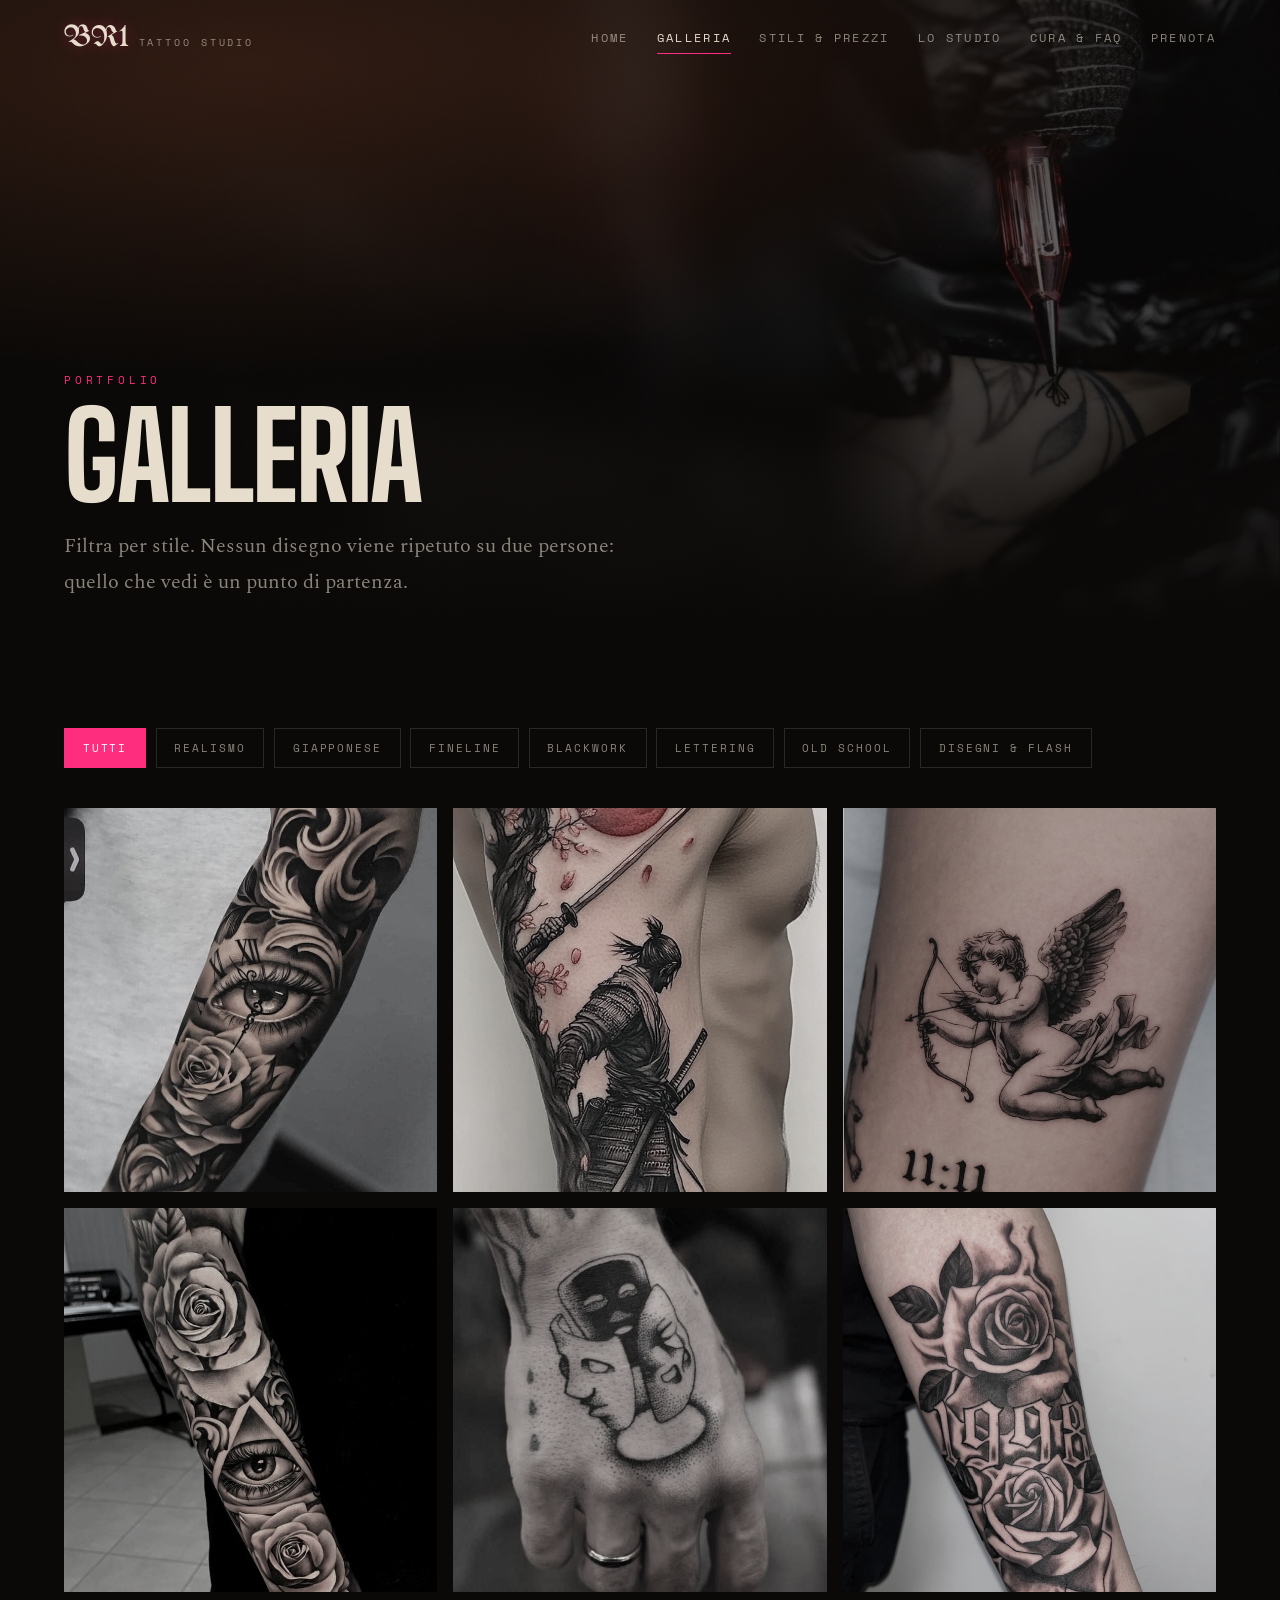
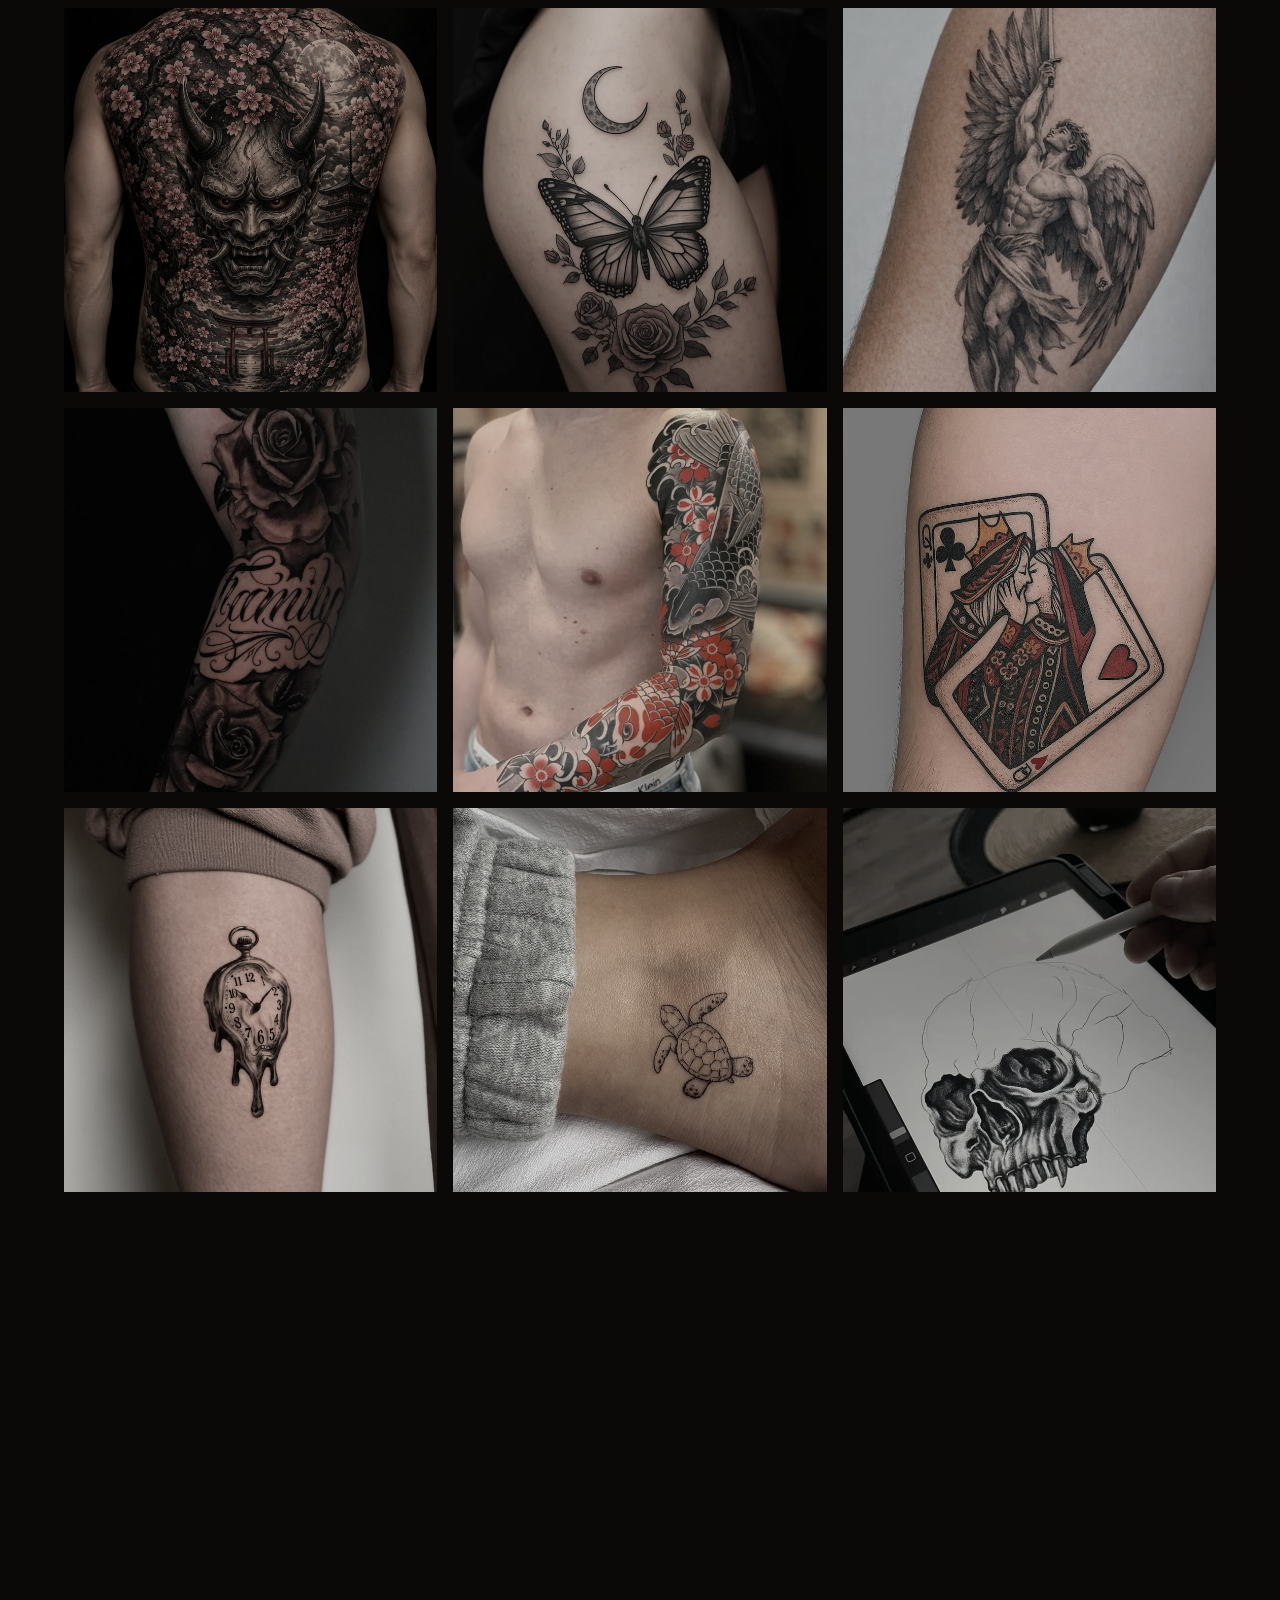
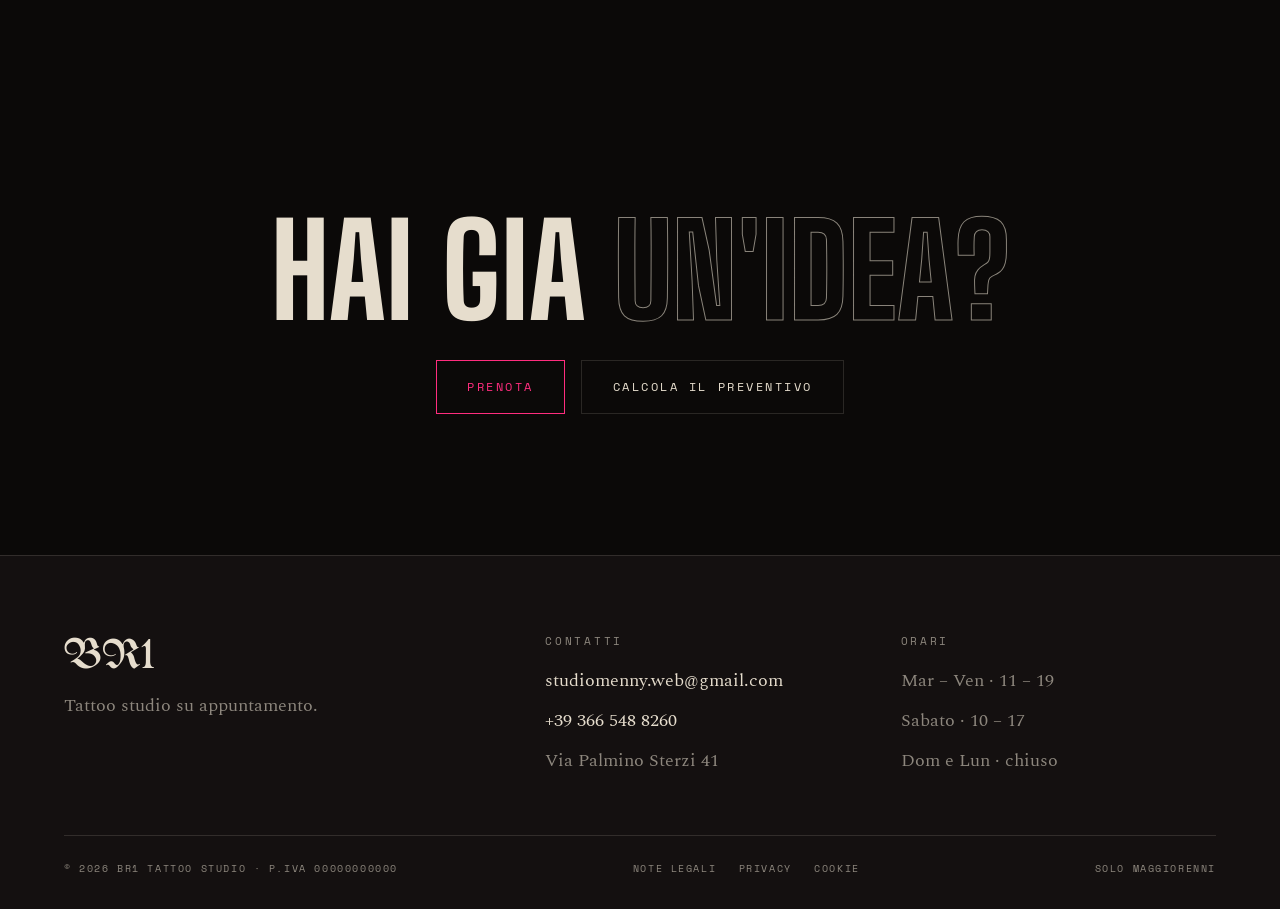
<file: galleria.html>
<!DOCTYPE html>
<html lang="it">
<head>
<meta charset="utf-8">
<meta name="viewport" content="width=device-width,initial-scale=1">
<title>Galleria — BR1 Tattoo Studio</title>
<meta name="description" content="Portfolio di BR1: realismo, giapponese, fineline, blackwork, lettering, old school e disegni.">
<meta name="theme-color" content="#0B0908">
<link rel="icon" href="favicon.png" type="image/png">
<link rel="apple-touch-icon" href="apple-touch-icon.png">
<meta property="og:type" content="website">
<meta property="og:site_name" content="BR1 Tattoo Studio">
<meta property="og:title" content="Galleria — BR1 Tattoo Studio">
<meta property="og:description" content="Portfolio di BR1: realismo, giapponese, fineline, blackwork, lettering, old school e disegni.">
<meta property="og:image" content="og-preview.jpg">
<meta property="og:image:width" content="1200">
<meta property="og:image:height" content="630">
<meta property="og:image:alt" content="BR1 Tattoo Studio">
<meta name="twitter:image" content="og-preview.jpg">
<meta name="twitter:card" content="summary_large_image">
<link rel="preconnect" href="https://fonts.googleapis.com">
<link rel="preconnect" href="https://fonts.gstatic.com" crossorigin>
<link href="https://fonts.googleapis.com/css2?family=Big+Shoulders+Display:wght@400;700;800&family=Space+Mono:wght@400;700&family=Spectral:ital,wght@0,300;0,400;1,300&family=UnifrakturMaguntia&display=swap" rel="stylesheet">
<link rel="stylesheet" href="css/style.css">
</head>
<body>
<div class="progress"></div>

<header class="site-head">
  <a class="brand" href="index.html"><span class="brand__mark">BR1</span><span class="brand__tag">Tattoo Studio</span></a>
  <input type="checkbox" id="nav-toggle" class="nav-toggle" hidden>
  <label class="burger" for="nav-toggle" aria-label="Apri il menu"><span></span><span></span><span></span></label>
  <nav class="nav">
    <a href="index.html">Home</a>
    <a class="is-current" href="galleria.html">Galleria</a>
    <a href="stili.html">Stili &amp; Prezzi</a>
    <a href="studio.html">Lo studio</a>
    <a href="cura.html">Cura &amp; FAQ</a>
    <a href="contatti.html">Prenota</a>
  </nav>
</header>

<main>

  <section class="hero hero--page">
    <div class="hero__bg hero__bg--galleria"></div>
    <div class="hero__grain"></div>
    <div class="hero__inner">
      <span class="eyebrow">Portfolio</span>
      <h1 class="hero__title">Galleria</h1>
      <p class="lead" style="margin-top:1.5rem">Filtra per stile. Nessun disegno viene ripetuto su due persone: quello che vedi è un punto di partenza.</p>
    </div>
  </section>

  <section class="section section--tight">
    <div class="wrap">
      <div class="filters">
        <button class="chip is-on" data-filter="tutti">Tutti</button>
        <button class="chip" data-filter="realismo">Realismo</button>
        <button class="chip" data-filter="giapponese">Giapponese</button>
        <button class="chip" data-filter="fineline">Fineline</button>
        <button class="chip" data-filter="blackwork">Blackwork</button>
        <button class="chip" data-filter="lettering">Lettering</button>
        <button class="chip" data-filter="oldschool">Old School</button>
        <button class="chip" data-filter="disegni">Disegni &amp; Flash</button>
      </div>
      <div class="works works--gallery">
<figure class="work reveal" data-style="realismo"><img src="img/realismo-occhio-orologio.jpg" alt="Occhio realistico con orologio e rose"><figcaption class="work__label"><strong>Il tempo che guarda</strong><em>Realismo · avambraccio</em></figcaption></figure>
        <figure class="work reveal" data-style="giapponese"><img src="img/giapponese-samurai.jpg" alt="Samurai con sole rosso e ciliegi in fiore"><figcaption class="work__label"><strong>Samurai</strong><em>Giapponese · manica</em></figcaption></figure>
        <figure class="work reveal" data-style="fineline"><img src="img/fineline-cherubino.jpg" alt="Cherubino con arco in fineline"><figcaption class="work__label"><strong>Cherubino 11:11</strong><em>Fineline · braccio</em></figcaption></figure>
        <figure class="work reveal" data-style="realismo"><img src="img/realismo-occhio-rose.jpg" alt="Rose, occhio in un triangolo e barocco"><figcaption class="work__label"><strong>Occhio e rose</strong><em>Realismo · avambraccio</em></figcaption></figure>
        <figure class="work reveal" data-style="blackwork"><img src="img/blackwork-maschere.jpg" alt="Maschere del teatro a puntinato sulla mano"><figcaption class="work__label"><strong>Le tre maschere</strong><em>Blackwork · mano</em></figcaption></figure>
        <figure class="work reveal" data-style="lettering"><img src="img/lettering-1998.jpg" alt="Rose black and grey con la data 1998 in gotico"><figcaption class="work__label"><strong>1998</strong><em>Lettering · avambraccio</em></figcaption></figure>
        <figure class="work reveal" data-style="giapponese"><img src="img/giapponese-hannya.jpg" alt="Schiena con maschera hannya, ciliegi e torii"><figcaption class="work__label"><strong>Hannya</strong><em>Giapponese · schiena</em></figcaption></figure>
        <figure class="work reveal" data-style="blackwork"><img src="img/dark-farfalla.jpg" alt="Farfalla, luna e rose sulla coscia"><figcaption class="work__label"><strong>Falena e luna</strong><em>Blackwork · coscia</em></figcaption></figure>
        <figure class="work reveal" data-style="realismo"><img src="img/realismo-arcangelo.jpg" alt="Arcangelo con spada sull'avambraccio"><figcaption class="work__label"><strong>Arcangelo</strong><em>Realismo · avambraccio</em></figcaption></figure>
        <figure class="work reveal" data-style="lettering"><img src="img/lettering-family.jpg" alt="Lettering family con rose in bianco e nero"><figcaption class="work__label"><strong>Family</strong><em>Lettering · mezza manica</em></figcaption></figure>
        <figure class="work reveal" data-style="giapponese"><img src="img/giapponese-koi.jpg" alt="Manica con carpe koi e fiori di ciliegio"><figcaption class="work__label"><strong>Due koi</strong><em>Giapponese · manica</em></figcaption></figure>
        <figure class="work reveal" data-style="oldschool"><img src="img/oldschool-carte.jpg" alt="Re e regina di carte da gioco a colori"><figcaption class="work__label"><strong>Re e regina</strong><em>Old School · bicipite</em></figcaption></figure>
        <figure class="work reveal" data-style="realismo"><img src="img/realismo-orologio.jpg" alt="Orologio da tasca che si scioglie"><figcaption class="work__label"><strong>Orologio che cola</strong><em>Realismo · braccio</em></figcaption></figure>
        <figure class="work reveal" data-style="fineline"><img src="img/fineline-tartaruga.jpg" alt="Piccola tartaruga marina sulla caviglia"><figcaption class="work__label"><strong>Tartaruga</strong><em>Fineline · caviglia</em></figcaption></figure>
        <figure class="work reveal" data-style="disegni"><img src="img/disegno-teschio.jpg" alt="Disegno digitale di un teschio con zanne"><figcaption class="work__label"><strong>Teschio</strong><em>Disegno</em></figcaption></figure>
        <figure class="work reveal" data-style="disegni"><img src="img/disegno-koi.jpg" alt="Disegno digitale di una carpa koi"><figcaption class="work__label"><strong>Koi line art</strong><em>Disegno</em></figcaption></figure>
        <figure class="work reveal" data-style="disegni"><img src="img/disegno-castello.jpg" alt="Disegno di un castello con luna e calligrafia"><figcaption class="work__label"><strong>Castello</strong><em>Disegno</em></figcaption></figure>
        <figure class="work reveal" data-style="disegni"><img src="img/artista-al-lavoro.jpg" alt="Artista che disegna una maschera oni su tablet"><figcaption class="work__label"><strong>Oni</strong><em>Disegno</em></figcaption></figure>
      </div>
    </div>
  </section>

  <section class="section cta-band panel">
    <div class="panel__bg" style="background-image:url('img/stencil.jpg')"></div>
    <div class="wrap">
      <p class="huge mask"><span>Hai già <em>un'idea?</em></span></p>
      <div class="btn-row reveal" style="justify-content:center">
        <a class="btn btn--neon" href="contatti.html"><span>Prenota</span></a>
        <a class="btn" href="stili.html"><span>Calcola il preventivo</span></a>
      </div>
    </div>
  </section>

</main>

<footer class="site-foot">
  <div class="wrap">
    <div class="foot-grid">
      <div>
        <span class="foot-mark">BR1</span>
        <p class="muted" style="max-width:34ch">Tattoo studio su appuntamento.</p>
      </div>
      <div>
        <h4>Contatti</h4>
        <ul>
          <li><a href="mailto:studiomenny.web@gmail.com">studiomenny.web@gmail.com</a></li>
          <li><a href="tel:+393665488260">+39 366 548 8260</a></li>
          <li class="muted">Via Palmino Sterzi 41</li>
        </ul>
      </div>
      <div>
        <h4>Orari</h4>
        <ul class="muted">
          <li>Mar – Ven · 11 – 19</li>
          <li>Sabato · 10 – 17</li>
          <li>Dom e Lun · chiuso</li>
        </ul>
      </div>
    </div>
    <div class="foot-bottom">
      <span>© <span data-year></span> BR1 Tattoo Studio · P.IVA 00000000000</span>
      <nav class="foot-legal" aria-label="Informazioni legali">
        <a href="legale.html#note-legali">Note legali</a>
        <a href="legale.html#privacy">Privacy</a>
        <a href="legale.html#cookie">Cookie</a>
      </nav>
      <span>Solo maggiorenni</span>
    </div>
  </div>
</footer>

<script src="js/main.js"></script>
</body>
</html>
</file>
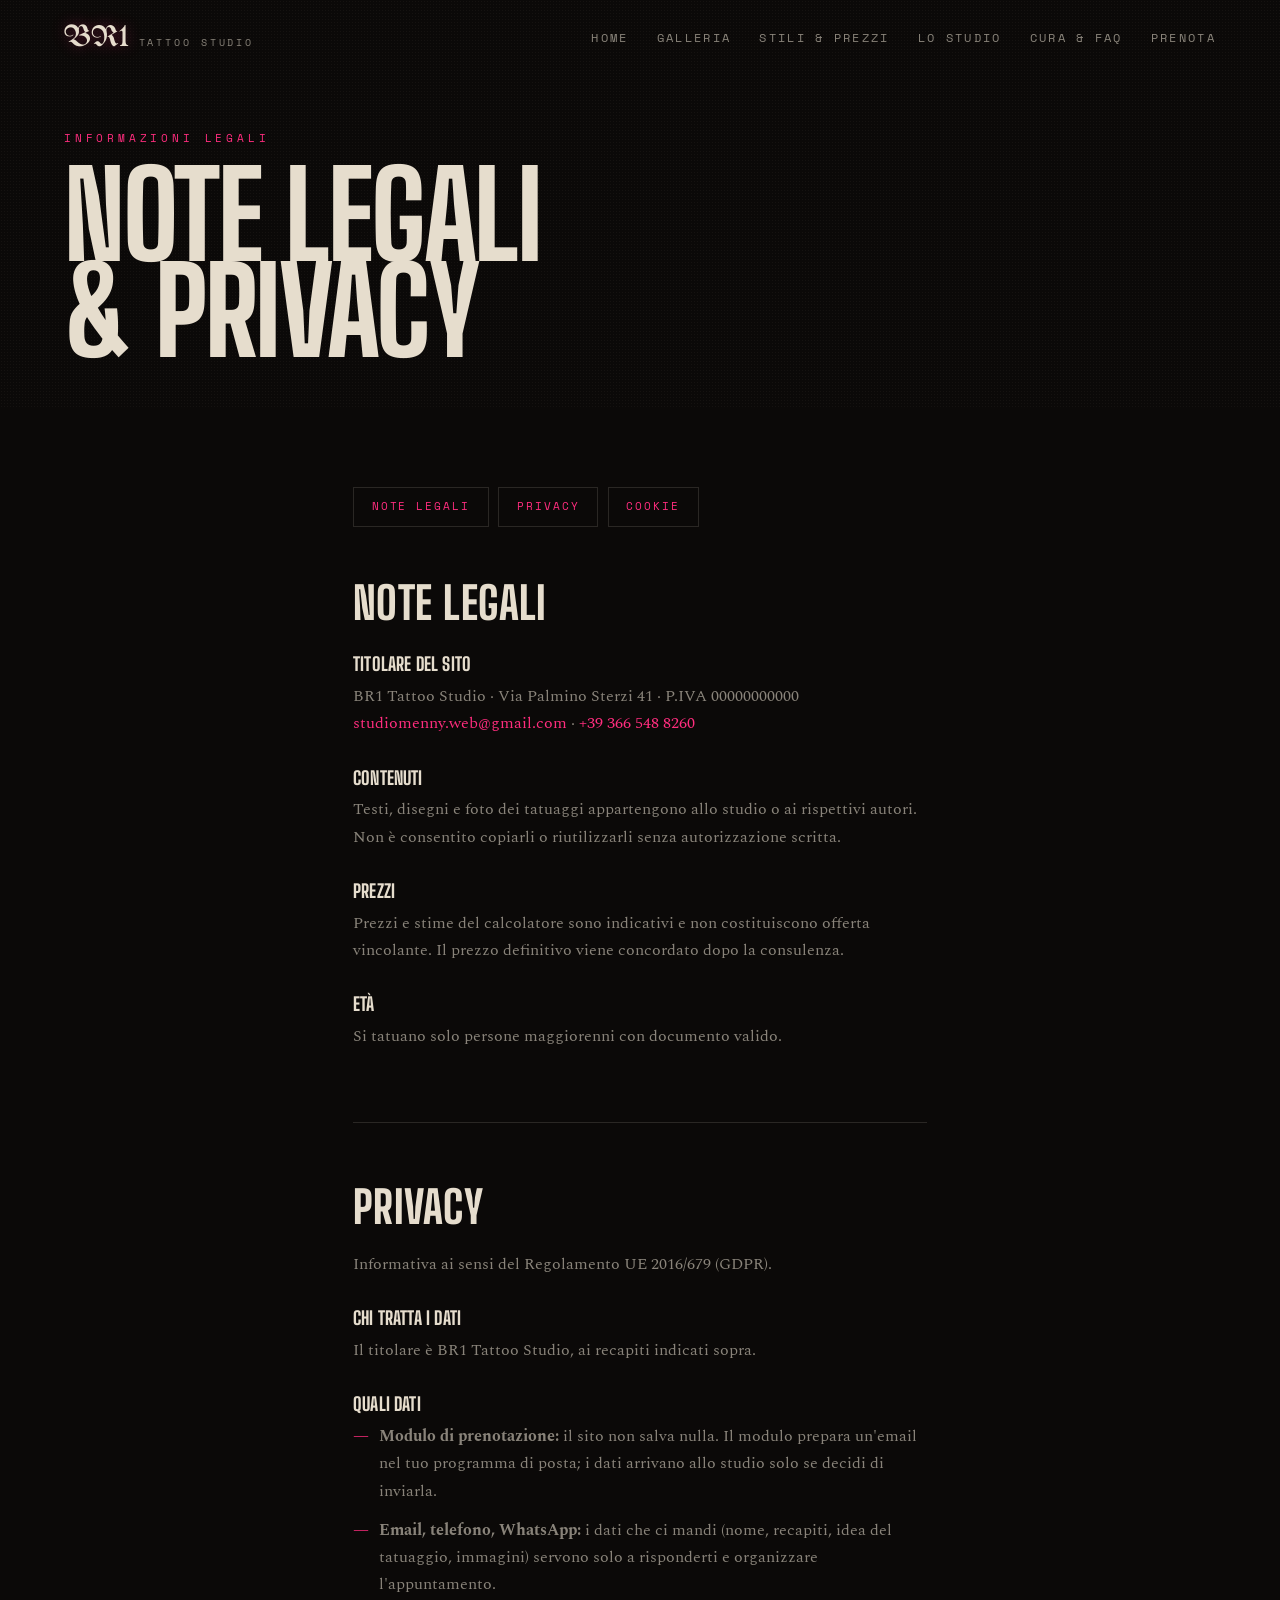
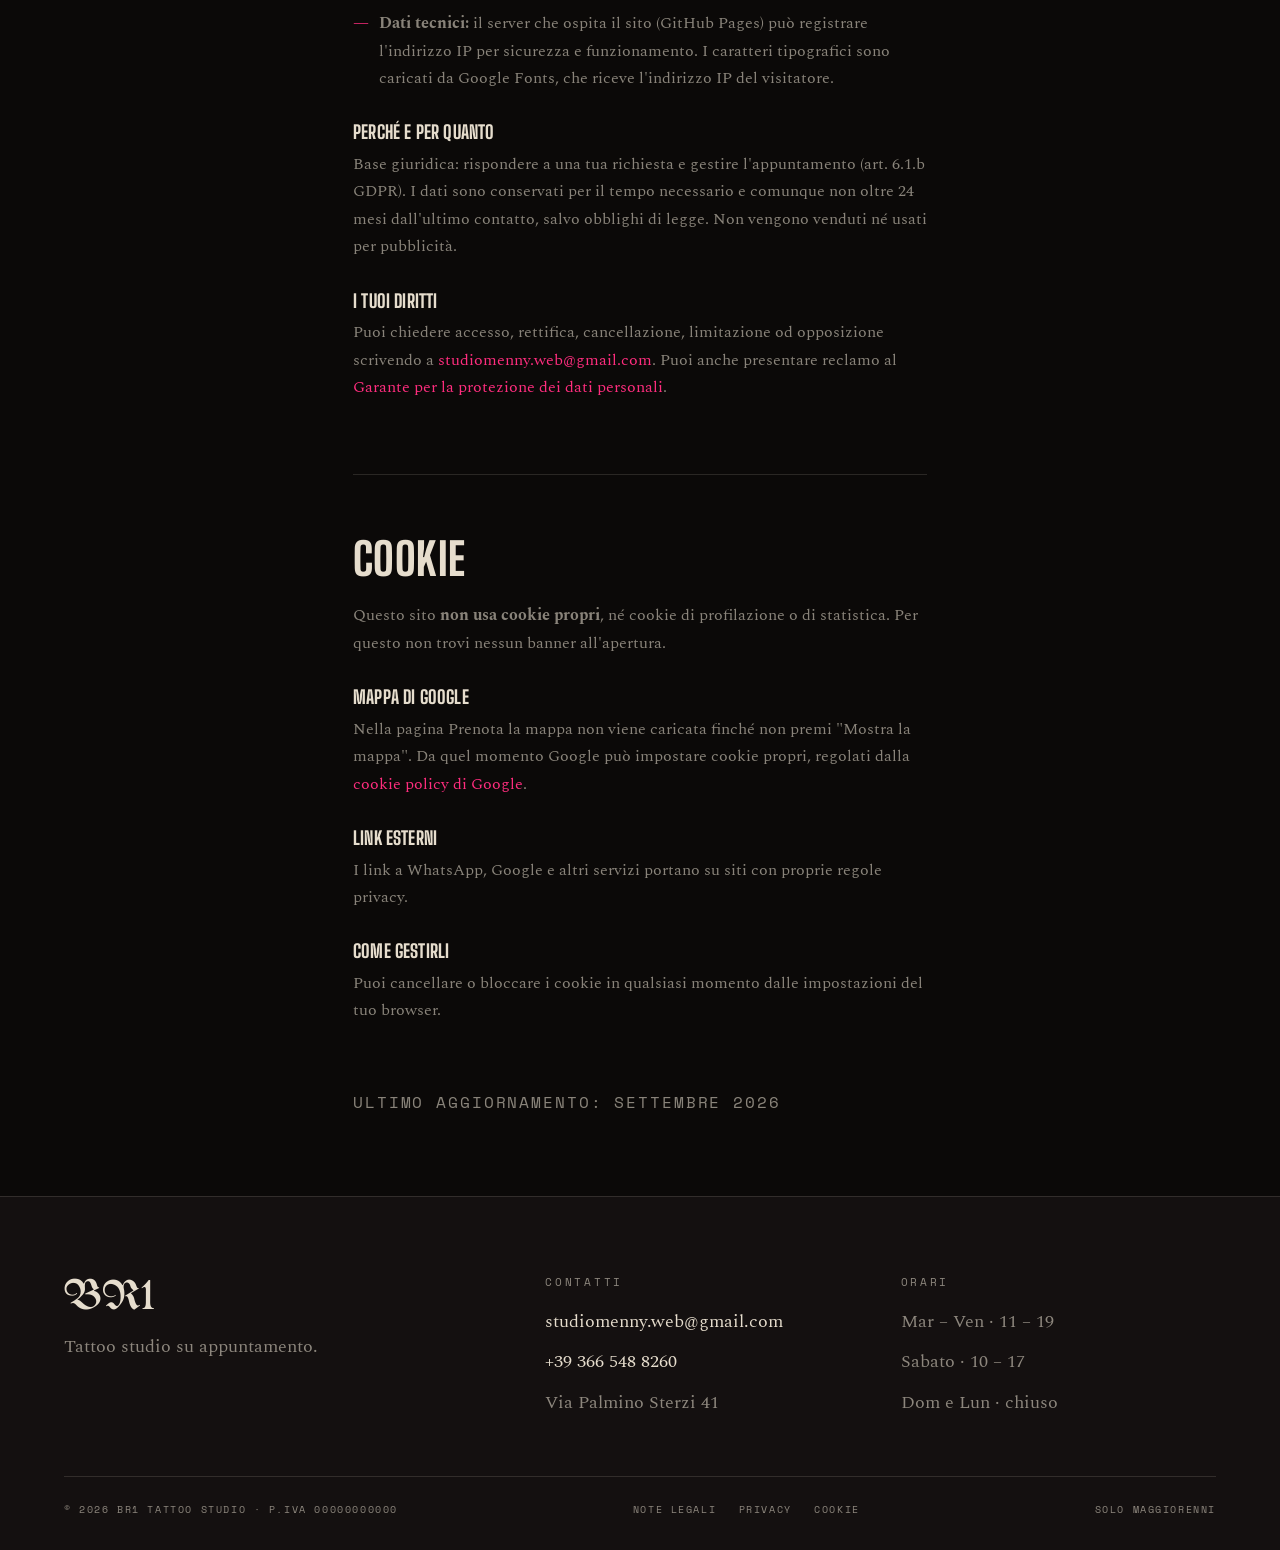
<file: legale.html>
<!DOCTYPE html>
<html lang="it">
<head>
<meta charset="utf-8">
<meta name="robots" content="noindex,follow">
<meta name="viewport" content="width=device-width,initial-scale=1">
<title>Note legali, privacy e cookie — BR1 Tattoo Studio</title>
<meta name="description" content="Note legali, informativa privacy e cookie policy di BR1 Tattoo Studio.">
<meta name="theme-color" content="#0B0908">
<link rel="icon" href="favicon.png" type="image/png">
<link rel="apple-touch-icon" href="apple-touch-icon.png">
<meta property="og:type" content="website">
<meta property="og:site_name" content="BR1 Tattoo Studio">
<meta property="og:title" content="Note legali, privacy e cookie — BR1 Tattoo Studio">
<meta property="og:description" content="Note legali, informativa privacy e cookie policy di BR1 Tattoo Studio.">
<meta property="og:image" content="og-preview.jpg">
<meta property="og:image:width" content="1200">
<meta property="og:image:height" content="630">
<meta property="og:image:alt" content="BR1 Tattoo Studio">
<meta name="twitter:image" content="og-preview.jpg">
<meta name="twitter:card" content="summary_large_image">
<link rel="preconnect" href="https://fonts.googleapis.com">
<link rel="preconnect" href="https://fonts.gstatic.com" crossorigin>
<link href="https://fonts.googleapis.com/css2?family=Big+Shoulders+Display:wght@400;700;800&family=Space+Mono:wght@400;700&family=Spectral:ital,wght@0,300;0,400;1,300&family=UnifrakturMaguntia&display=swap" rel="stylesheet">
<link rel="stylesheet" href="css/style.css">
</head>
<body>
<div class="progress"></div>

<header class="site-head">
  <a class="brand" href="index.html"><span class="brand__mark">BR1</span><span class="brand__tag">Tattoo Studio</span></a>
  <input type="checkbox" id="nav-toggle" class="nav-toggle" hidden>
  <label class="burger" for="nav-toggle" aria-label="Apri il menu"><span></span><span></span><span></span></label>
  <nav class="nav">
    <a href="index.html">Home</a>
    <a href="galleria.html">Galleria</a>
    <a href="stili.html">Stili &amp; Prezzi</a>
    <a href="studio.html">Lo studio</a>
    <a href="cura.html">Cura &amp; FAQ</a>
    <a href="contatti.html">Prenota</a>
  </nav>
</header>

<main>

  <section class="hero hero--page" style="min-height:44svh">
    <div class="hero__grain"></div>
    <div class="hero__inner">
      <span class="eyebrow">Informazioni legali</span>
      <h1 class="hero__title">Note legali<br>&amp; privacy</h1>
    </div>
  </section>

  <section class="section section--tight">
    <div class="wrap legal">

      <div class="legal-nav">
        <a class="chip" href="#note-legali">Note legali</a>
        <a class="chip" href="#privacy">Privacy</a>
        <a class="chip" href="#cookie">Cookie</a>
      </div>

      <div class="legal-block" id="note-legali">
        <h2>Note legali</h2>
        <h3>Titolare del sito</h3>
        <p>BR1 Tattoo Studio · Via Palmino Sterzi 41 · P.IVA 00000000000<br>
        <a href="mailto:studiomenny.web@gmail.com">studiomenny.web@gmail.com</a> · <a href="tel:+393665488260">+39 366 548 8260</a></p>
        <h3>Contenuti</h3>
        <p>Testi, disegni e foto dei tatuaggi appartengono allo studio o ai rispettivi autori. Non è consentito copiarli o riutilizzarli senza autorizzazione scritta.</p>
        <h3>Prezzi</h3>
        <p>Prezzi e stime del calcolatore sono indicativi e non costituiscono offerta vincolante. Il prezzo definitivo viene concordato dopo la consulenza.</p>
        <h3>Età</h3>
        <p>Si tatuano solo persone maggiorenni con documento valido.</p>
      </div>

      <div class="legal-block" id="privacy">
        <h2>Privacy</h2>
        <p>Informativa ai sensi del Regolamento UE 2016/679 (GDPR).</p>
        <h3>Chi tratta i dati</h3>
        <p>Il titolare è BR1 Tattoo Studio, ai recapiti indicati sopra.</p>
        <h3>Quali dati</h3>
        <ul class="ticks">
          <li><strong>Modulo di prenotazione:</strong> il sito non salva nulla. Il modulo prepara un'email nel tuo programma di posta; i dati arrivano allo studio solo se decidi di inviarla.</li>
          <li><strong>Email, telefono, WhatsApp:</strong> i dati che ci mandi (nome, recapiti, idea del tatuaggio, immagini) servono solo a risponderti e organizzare l'appuntamento.</li>
          <li><strong>Dati tecnici:</strong> il server che ospita il sito (GitHub Pages) può registrare l'indirizzo IP per sicurezza e funzionamento. I caratteri tipografici sono caricati da Google Fonts, che riceve l'indirizzo IP del visitatore.</li>
        </ul>
        <h3>Perché e per quanto</h3>
        <p>Base giuridica: rispondere a una tua richiesta e gestire l'appuntamento (art. 6.1.b GDPR). I dati sono conservati per il tempo necessario e comunque non oltre 24 mesi dall'ultimo contatto, salvo obblighi di legge. Non vengono venduti né usati per pubblicità.</p>
        <h3>I tuoi diritti</h3>
        <p>Puoi chiedere accesso, rettifica, cancellazione, limitazione od opposizione scrivendo a <a href="mailto:studiomenny.web@gmail.com">studiomenny.web@gmail.com</a>. Puoi anche presentare reclamo al <a href="https://www.garanteprivacy.it" target="_blank" rel="noopener">Garante per la protezione dei dati personali</a>.</p>
      </div>

      <div class="legal-block" id="cookie">
        <h2>Cookie</h2>
        <p>Questo sito <strong>non usa cookie propri</strong>, né cookie di profilazione o di statistica. Per questo non trovi nessun banner all'apertura.</p>
        <h3>Mappa di Google</h3>
        <p>Nella pagina Prenota la mappa non viene caricata finché non premi "Mostra la mappa". Da quel momento Google può impostare cookie propri, regolati dalla <a href="https://policies.google.com/technologies/cookies?hl=it" target="_blank" rel="noopener">cookie policy di Google</a>.</p>
        <h3>Link esterni</h3>
        <p>I link a WhatsApp, Google e altri servizi portano su siti con proprie regole privacy.</p>
        <h3>Come gestirli</h3>
        <p>Puoi cancellare o bloccare i cookie in qualsiasi momento dalle impostazioni del tuo browser.</p>
      </div>

      <p class="mono muted" style="margin-top:4rem">Ultimo aggiornamento: settembre 2026</p>
    </div>
  </section>

</main>

<footer class="site-foot">
  <div class="wrap">
    <div class="foot-grid">
      <div>
        <span class="foot-mark">BR1</span>
        <p class="muted" style="max-width:34ch">Tattoo studio su appuntamento.</p>
      </div>
      <div>
        <h4>Contatti</h4>
        <ul>
          <li><a href="mailto:studiomenny.web@gmail.com">studiomenny.web@gmail.com</a></li>
          <li><a href="tel:+393665488260">+39 366 548 8260</a></li>
          <li class="muted">Via Palmino Sterzi 41</li>
        </ul>
      </div>
      <div>
        <h4>Orari</h4>
        <ul class="muted">
          <li>Mar – Ven · 11 – 19</li>
          <li>Sabato · 10 – 17</li>
          <li>Dom e Lun · chiuso</li>
        </ul>
      </div>
    </div>
    <div class="foot-bottom">
      <span>© <span data-year></span> BR1 Tattoo Studio · P.IVA 00000000000</span>
      <nav class="foot-legal" aria-label="Informazioni legali">
        <a href="legale.html#note-legali">Note legali</a>
        <a href="legale.html#privacy">Privacy</a>
        <a href="legale.html#cookie">Cookie</a>
      </nav>
      <span>Solo maggiorenni</span>
    </div>
  </div>
</footer>

<script src="js/main.js"></script>
</body>
</html>
</file>
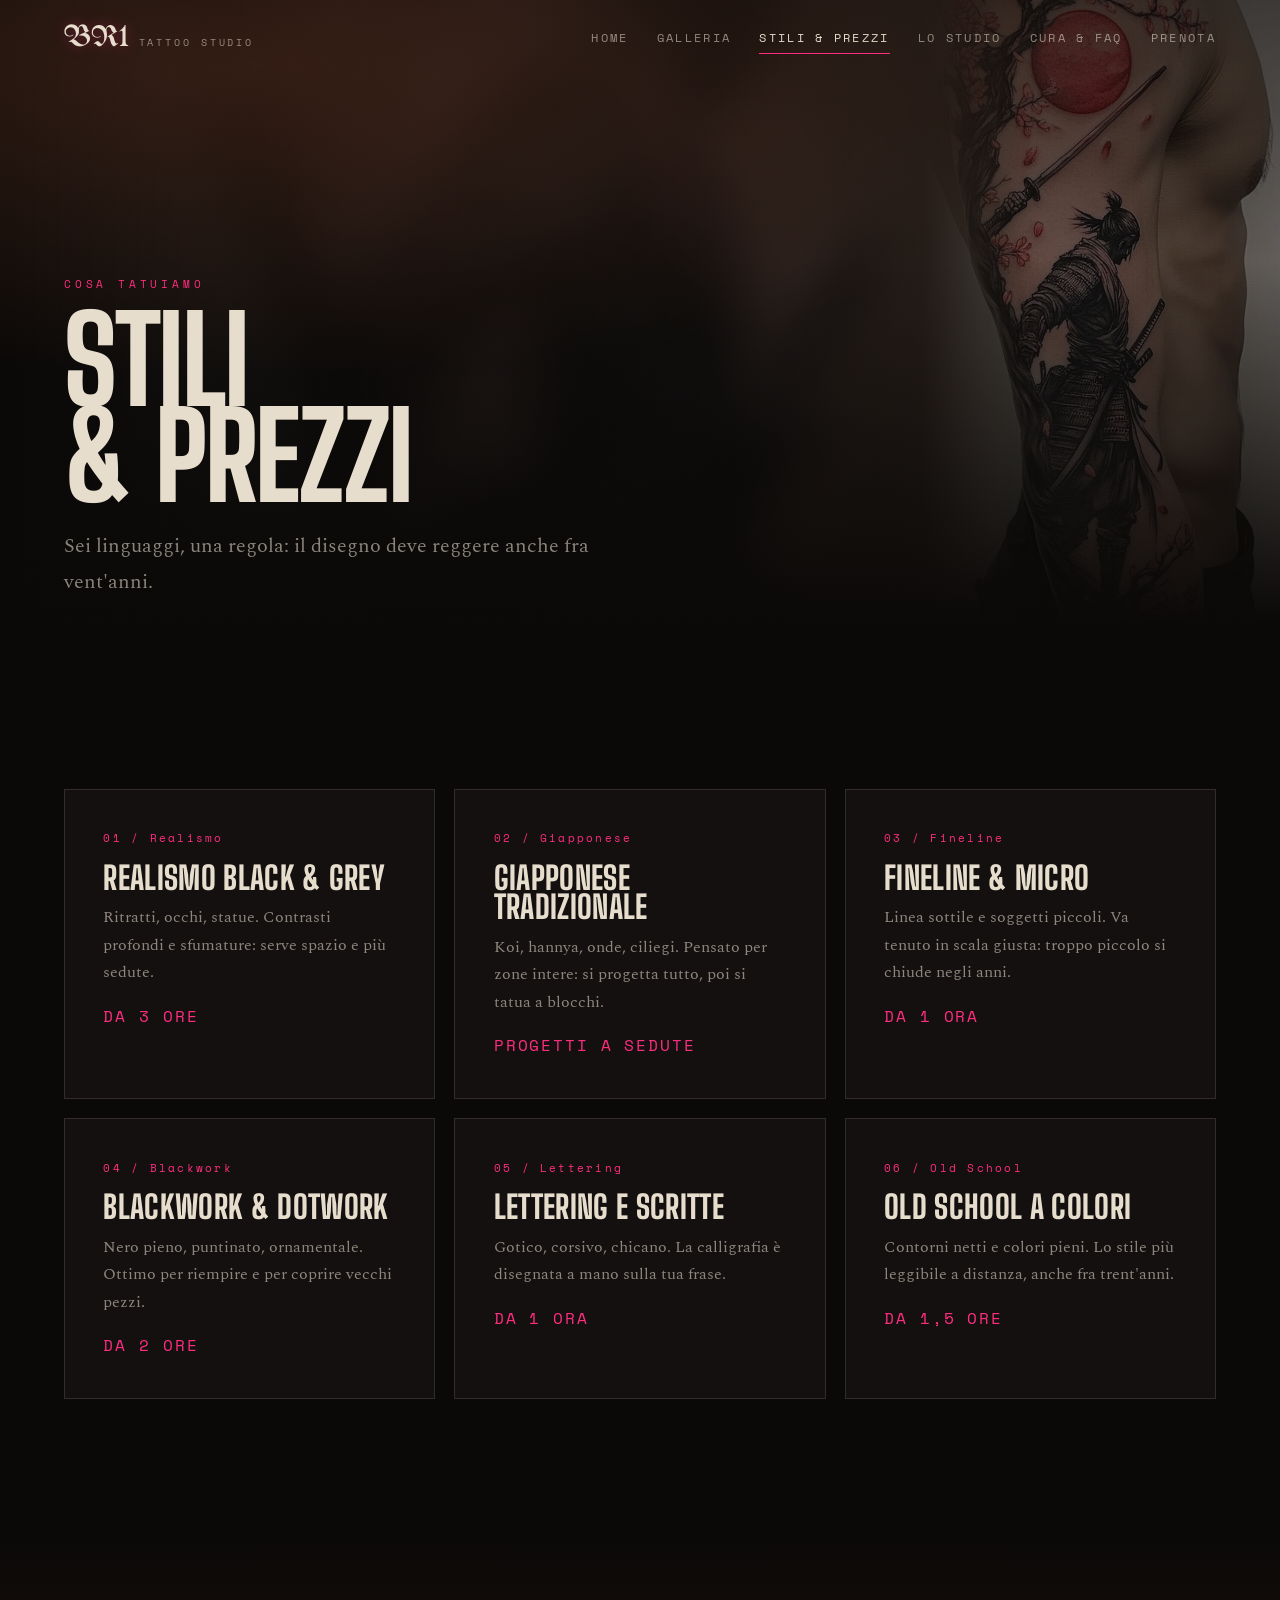
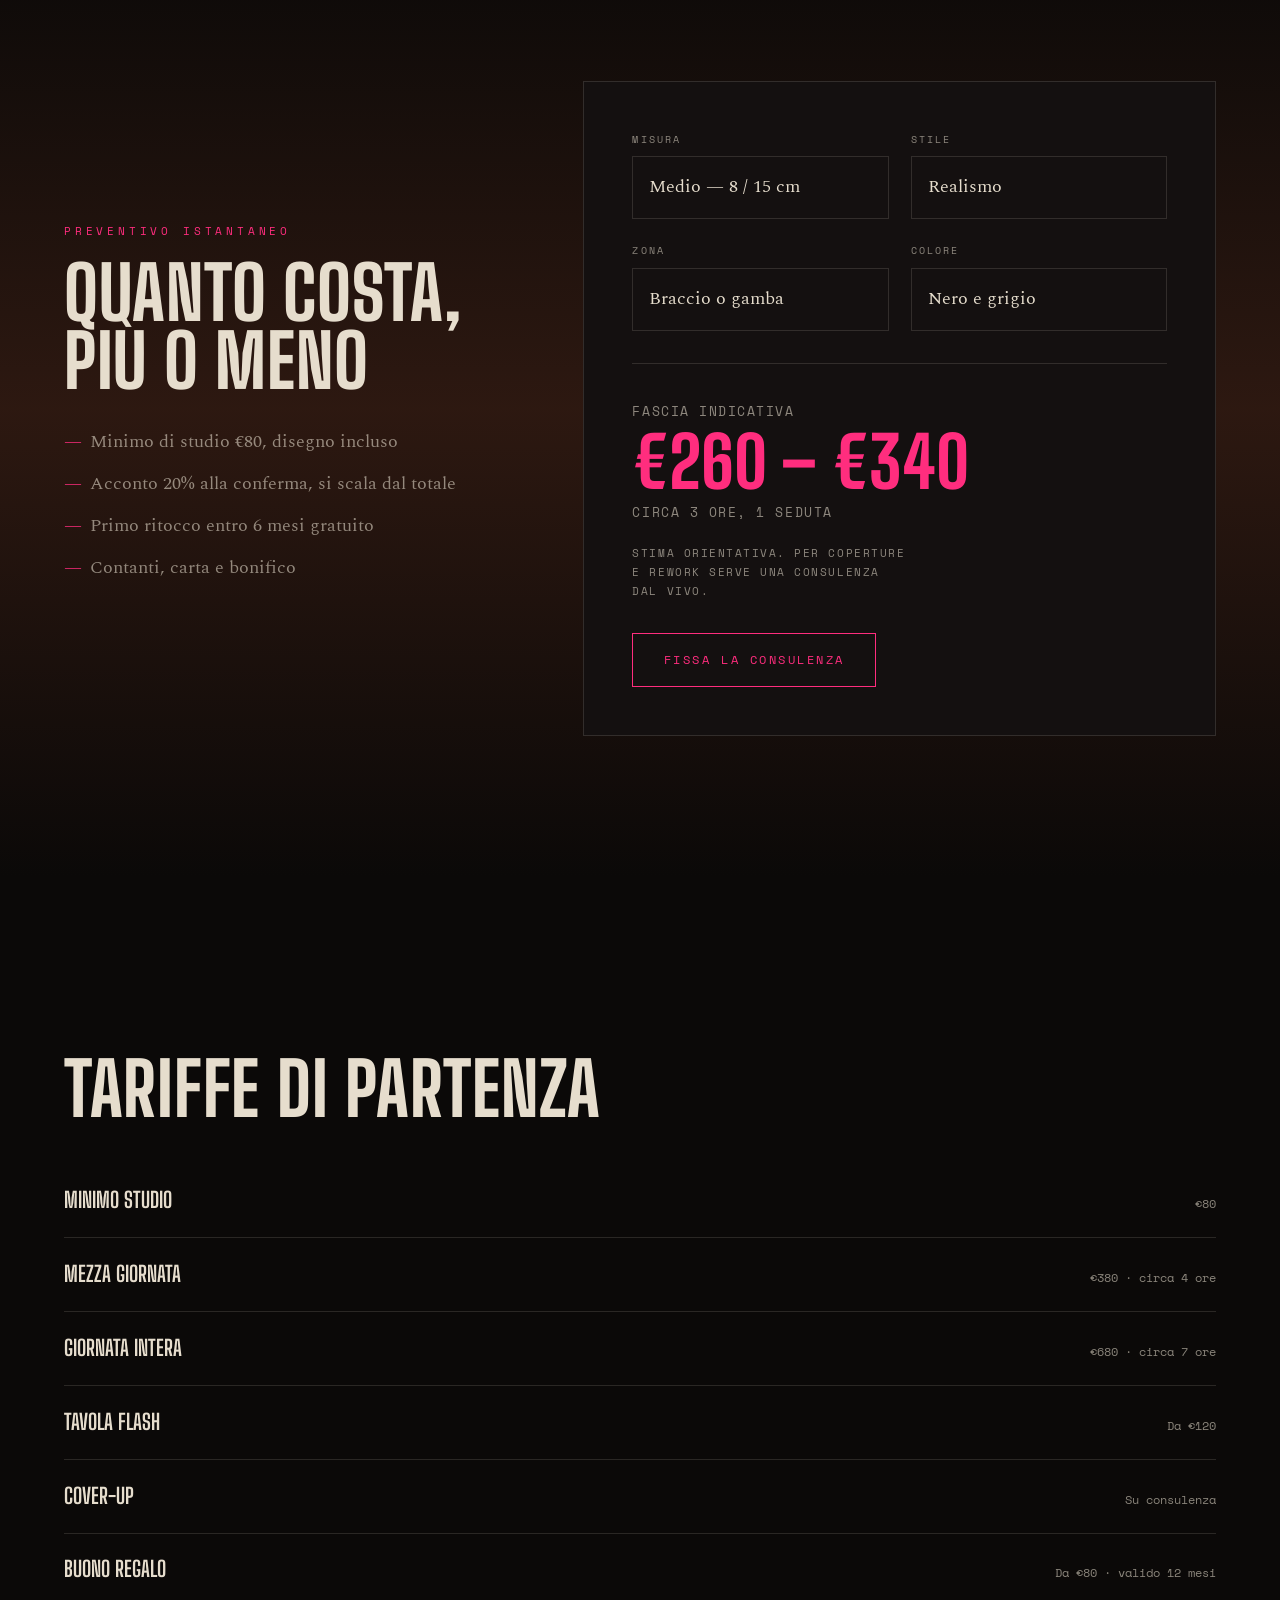
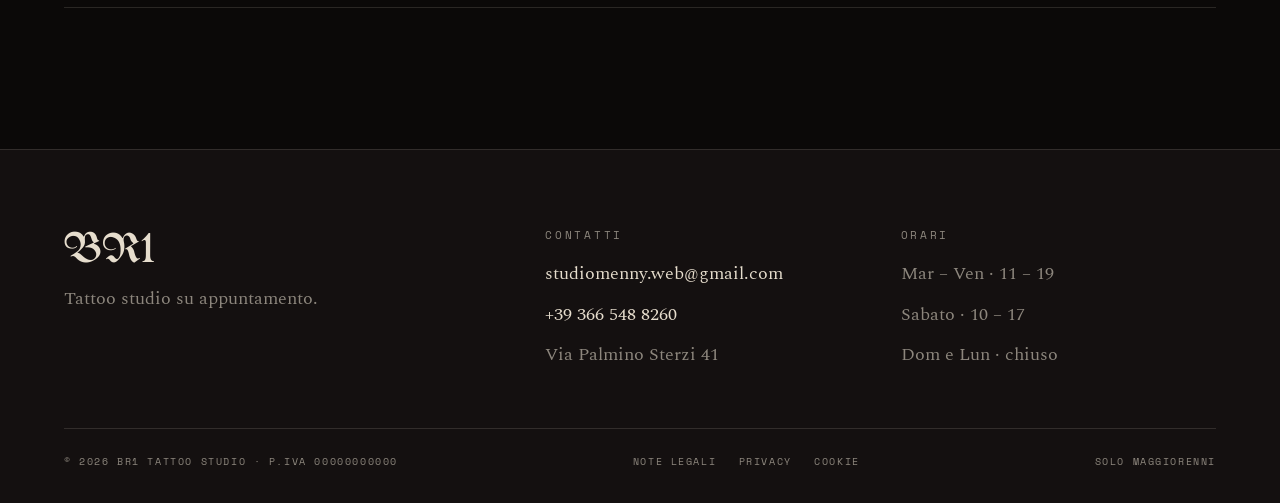
<file: stili.html>
<!DOCTYPE html>
<html lang="it">
<head>
<meta charset="utf-8">
<meta name="viewport" content="width=device-width,initial-scale=1">
<title>Stili & Prezzi — BR1 Tattoo Studio</title>
<meta name="description" content="Gli stili di BR1 e un calcolatore per una stima immediata del prezzo del tuo tatuaggio.">
<meta name="theme-color" content="#0B0908">
<link rel="icon" href="favicon.png" type="image/png">
<link rel="apple-touch-icon" href="apple-touch-icon.png">
<meta property="og:type" content="website">
<meta property="og:site_name" content="BR1 Tattoo Studio">
<meta property="og:title" content="Stili & Prezzi — BR1 Tattoo Studio">
<meta property="og:description" content="Gli stili di BR1 e un calcolatore per una stima immediata del prezzo del tuo tatuaggio.">
<meta property="og:image" content="og-preview.jpg">
<meta property="og:image:width" content="1200">
<meta property="og:image:height" content="630">
<meta property="og:image:alt" content="BR1 Tattoo Studio">
<meta name="twitter:image" content="og-preview.jpg">
<meta name="twitter:card" content="summary_large_image">
<link rel="preconnect" href="https://fonts.googleapis.com">
<link rel="preconnect" href="https://fonts.gstatic.com" crossorigin>
<link href="https://fonts.googleapis.com/css2?family=Big+Shoulders+Display:wght@400;700;800&family=Space+Mono:wght@400;700&family=Spectral:ital,wght@0,300;0,400;1,300&family=UnifrakturMaguntia&display=swap" rel="stylesheet">
<link rel="stylesheet" href="css/style.css">
</head>
<body>
<div class="progress"></div>

<header class="site-head">
  <a class="brand" href="index.html"><span class="brand__mark">BR1</span><span class="brand__tag">Tattoo Studio</span></a>
  <input type="checkbox" id="nav-toggle" class="nav-toggle" hidden>
  <label class="burger" for="nav-toggle" aria-label="Apri il menu"><span></span><span></span><span></span></label>
  <nav class="nav">
    <a href="index.html">Home</a>
    <a href="galleria.html">Galleria</a>
    <a class="is-current" href="stili.html">Stili &amp; Prezzi</a>
    <a href="studio.html">Lo studio</a>
    <a href="cura.html">Cura &amp; FAQ</a>
    <a href="contatti.html">Prenota</a>
  </nav>
</header>

<main>

  <section class="hero hero--page">
    <div class="hero__bg hero__bg--stili"></div>
    <div class="hero__grain"></div>
    <div class="hero__inner">
      <span class="eyebrow">Cosa tatuiamo</span>
      <h1 class="hero__title">Stili<br>&amp; Prezzi</h1>
      <p class="lead" style="margin-top:1.5rem">Sei linguaggi, una regola: il disegno deve reggere anche fra vent'anni.</p>
    </div>
  </section>

  <section class="section">
    <div class="wrap">
      <div class="grid grid--3">
        <article class="card reveal"><span class="card__num">01 / Realismo</span><h3>Realismo black &amp; grey</h3><p>Ritratti, occhi, statue. Contrasti profondi e sfumature: serve spazio e più sedute.</p><p class="mono" style="margin-top:1rem;color:var(--neon)">Da 3 ore</p></article>
        <article class="card reveal" data-d="1"><span class="card__num">02 / Giapponese</span><h3>Giapponese tradizionale</h3><p>Koi, hannya, onde, ciliegi. Pensato per zone intere: si progetta tutto, poi si tatua a blocchi.</p><p class="mono" style="margin-top:1rem;color:var(--neon)">Progetti a sedute</p></article>
        <article class="card reveal" data-d="2"><span class="card__num">03 / Fineline</span><h3>Fineline &amp; micro</h3><p>Linea sottile e soggetti piccoli. Va tenuto in scala giusta: troppo piccolo si chiude negli anni.</p><p class="mono" style="margin-top:1rem;color:var(--neon)">Da 1 ora</p></article>
        <article class="card reveal"><span class="card__num">04 / Blackwork</span><h3>Blackwork &amp; dotwork</h3><p>Nero pieno, puntinato, ornamentale. Ottimo per riempire e per coprire vecchi pezzi.</p><p class="mono" style="margin-top:1rem;color:var(--neon)">Da 2 ore</p></article>
        <article class="card reveal" data-d="1"><span class="card__num">05 / Lettering</span><h3>Lettering e scritte</h3><p>Gotico, corsivo, chicano. La calligrafia è disegnata a mano sulla tua frase.</p><p class="mono" style="margin-top:1rem;color:var(--neon)">Da 1 ora</p></article>
        <article class="card reveal" data-d="2"><span class="card__num">06 / Old School</span><h3>Old school a colori</h3><p>Contorni netti e colori pieni. Lo stile più leggibile a distanza, anche fra trent'anni.</p><p class="mono" style="margin-top:1rem;color:var(--neon)">Da 1,5 ore</p></article>
      </div>
    </div>
  </section>

  <section class="section panel panel--oxide" id="preventivo">
    <div class="panel__bg" style="background-image:url('img/inchiostro.jpg')"></div>
    <div class="wrap split split--wide-right">
      <div class="reveal">
        <span class="eyebrow">Preventivo istantaneo</span>
        <h2 class="mask"><span>Quanto costa,<br>più o meno</span></h2>
        <ul class="ticks" style="margin-top:2rem">
          <li>Minimo di studio €80, disegno incluso</li>
          <li>Acconto 20% alla conferma, si scala dal totale</li>
          <li>Primo ritocco entro 6 mesi gratuito</li>
          <li>Contanti, carta e bonifico</li>
        </ul>
      </div>

      <div class="calc reveal" data-d="1" id="calc">
        <div class="form form--2">
          <div class="field"><label for="c-misura">Misura</label>
            <select id="c-misura" name="misura">
              <option value="0.8">Piccolo — fino a 8 cm</option>
              <option value="1.8" selected>Medio — 8 / 15 cm</option>
              <option value="3.5">Grande — 15 / 25 cm</option>
              <option value="8">Manica, schiena, gamba</option>
            </select></div>
          <div class="field"><label for="c-stile">Stile</label>
            <select id="c-stile" name="stile">
              <option value="1.4">Realismo</option><option value="1.3">Giapponese</option>
              <option value="0.9">Fineline</option><option value="1">Blackwork</option>
              <option value="0.9">Lettering</option><option value="1">Old school</option>
            </select></div>
          <div class="field"><label for="c-zona">Zona</label>
            <select id="c-zona" name="zona">
              <option value="1">Braccio o gamba</option><option value="1.15">Schiena o petto</option>
              <option value="1.25">Costole o interno braccio</option><option value="1.3">Mano, collo, piede</option>
            </select></div>
          <div class="field"><label for="c-colore">Colore</label>
            <select id="c-colore" name="colore"><option value="1">Nero e grigio</option><option value="1.25">A colori</option></select></div>
        </div>
        <div class="calc__out">
          <div>
            <span class="mono" style="color:var(--bone-dim)">Fascia indicativa</span>
            <div class="calc__price" id="calc-out">€0</div>
            <span class="mono" id="calc-time" style="color:var(--bone-dim)"></span>
          </div>
          <p class="calc__note">Stima orientativa. Per coperture e rework serve una consulenza dal vivo.</p>
        </div>
        <div class="btn-row"><a class="btn btn--neon" href="contatti.html"><span>Fissa la consulenza</span></a></div>
      </div>
    </div>
  </section>

  <section class="section">
    <div class="wrap">
      <span class="eyebrow reveal">Riferimenti</span>
      <h2 class="reveal">Tariffe di partenza</h2>
      <ul class="list-lines" style="margin-top:2.5rem">
        <li class="reveal"><span>Minimo studio</span><span>€80</span></li>
        <li class="reveal" data-d="1"><span>Mezza giornata</span><span>€380 · circa 4 ore</span></li>
        <li class="reveal" data-d="2"><span>Giornata intera</span><span>€680 · circa 7 ore</span></li>
        <li class="reveal" data-d="3"><span>Tavola flash</span><span>Da €120</span></li>
        <li class="reveal" data-d="4"><span>Cover-up</span><span>Su consulenza</span></li>
        <li class="reveal"><span>Buono regalo</span><span>Da €80 · valido 12 mesi</span></li>
      </ul>
    </div>
  </section>

</main>

<footer class="site-foot">
  <div class="wrap">
    <div class="foot-grid">
      <div>
        <span class="foot-mark">BR1</span>
        <p class="muted" style="max-width:34ch">Tattoo studio su appuntamento.</p>
      </div>
      <div>
        <h4>Contatti</h4>
        <ul>
          <li><a href="mailto:studiomenny.web@gmail.com">studiomenny.web@gmail.com</a></li>
          <li><a href="tel:+393665488260">+39 366 548 8260</a></li>
          <li class="muted">Via Palmino Sterzi 41</li>
        </ul>
      </div>
      <div>
        <h4>Orari</h4>
        <ul class="muted">
          <li>Mar – Ven · 11 – 19</li>
          <li>Sabato · 10 – 17</li>
          <li>Dom e Lun · chiuso</li>
        </ul>
      </div>
    </div>
    <div class="foot-bottom">
      <span>© <span data-year></span> BR1 Tattoo Studio · P.IVA 00000000000</span>
      <nav class="foot-legal" aria-label="Informazioni legali">
        <a href="legale.html#note-legali">Note legali</a>
        <a href="legale.html#privacy">Privacy</a>
        <a href="legale.html#cookie">Cookie</a>
      </nav>
      <span>Solo maggiorenni</span>
    </div>
  </div>
</footer>

<script src="js/main.js"></script>
</body>
</html>
</file>
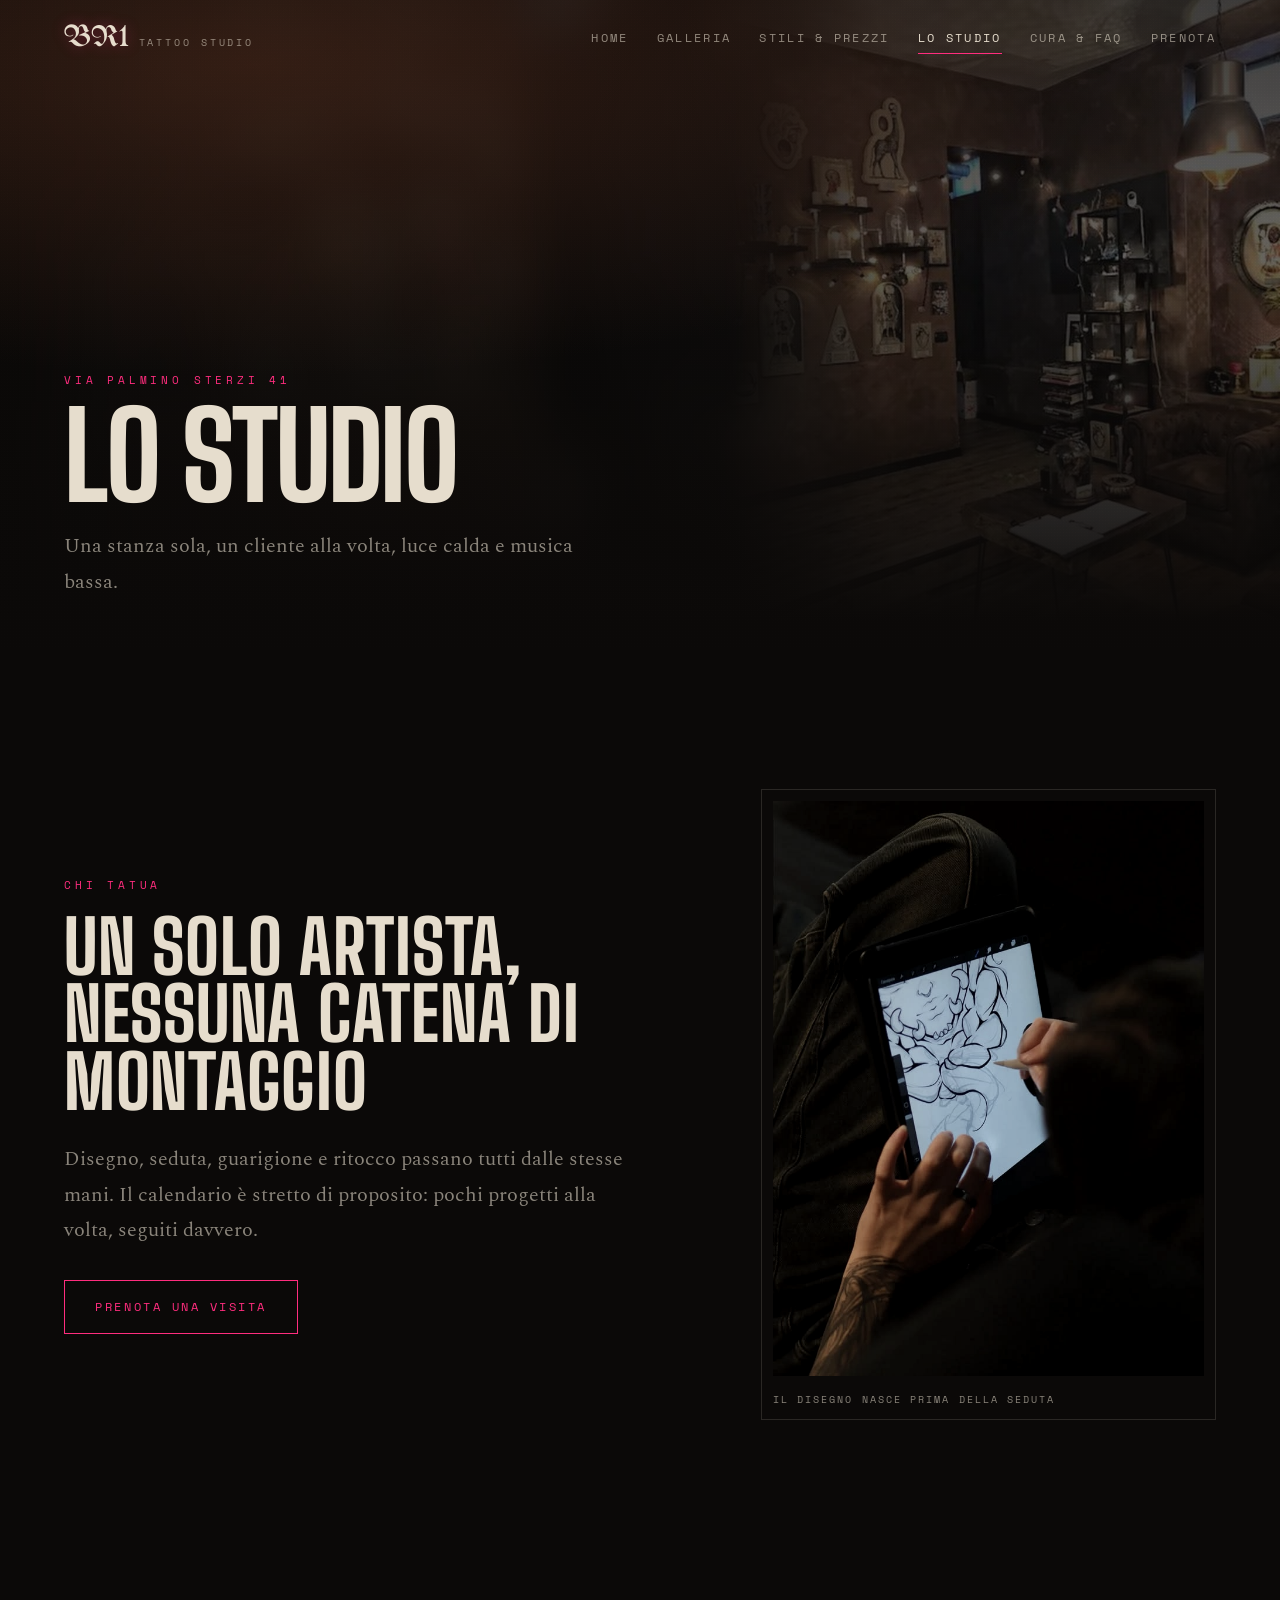
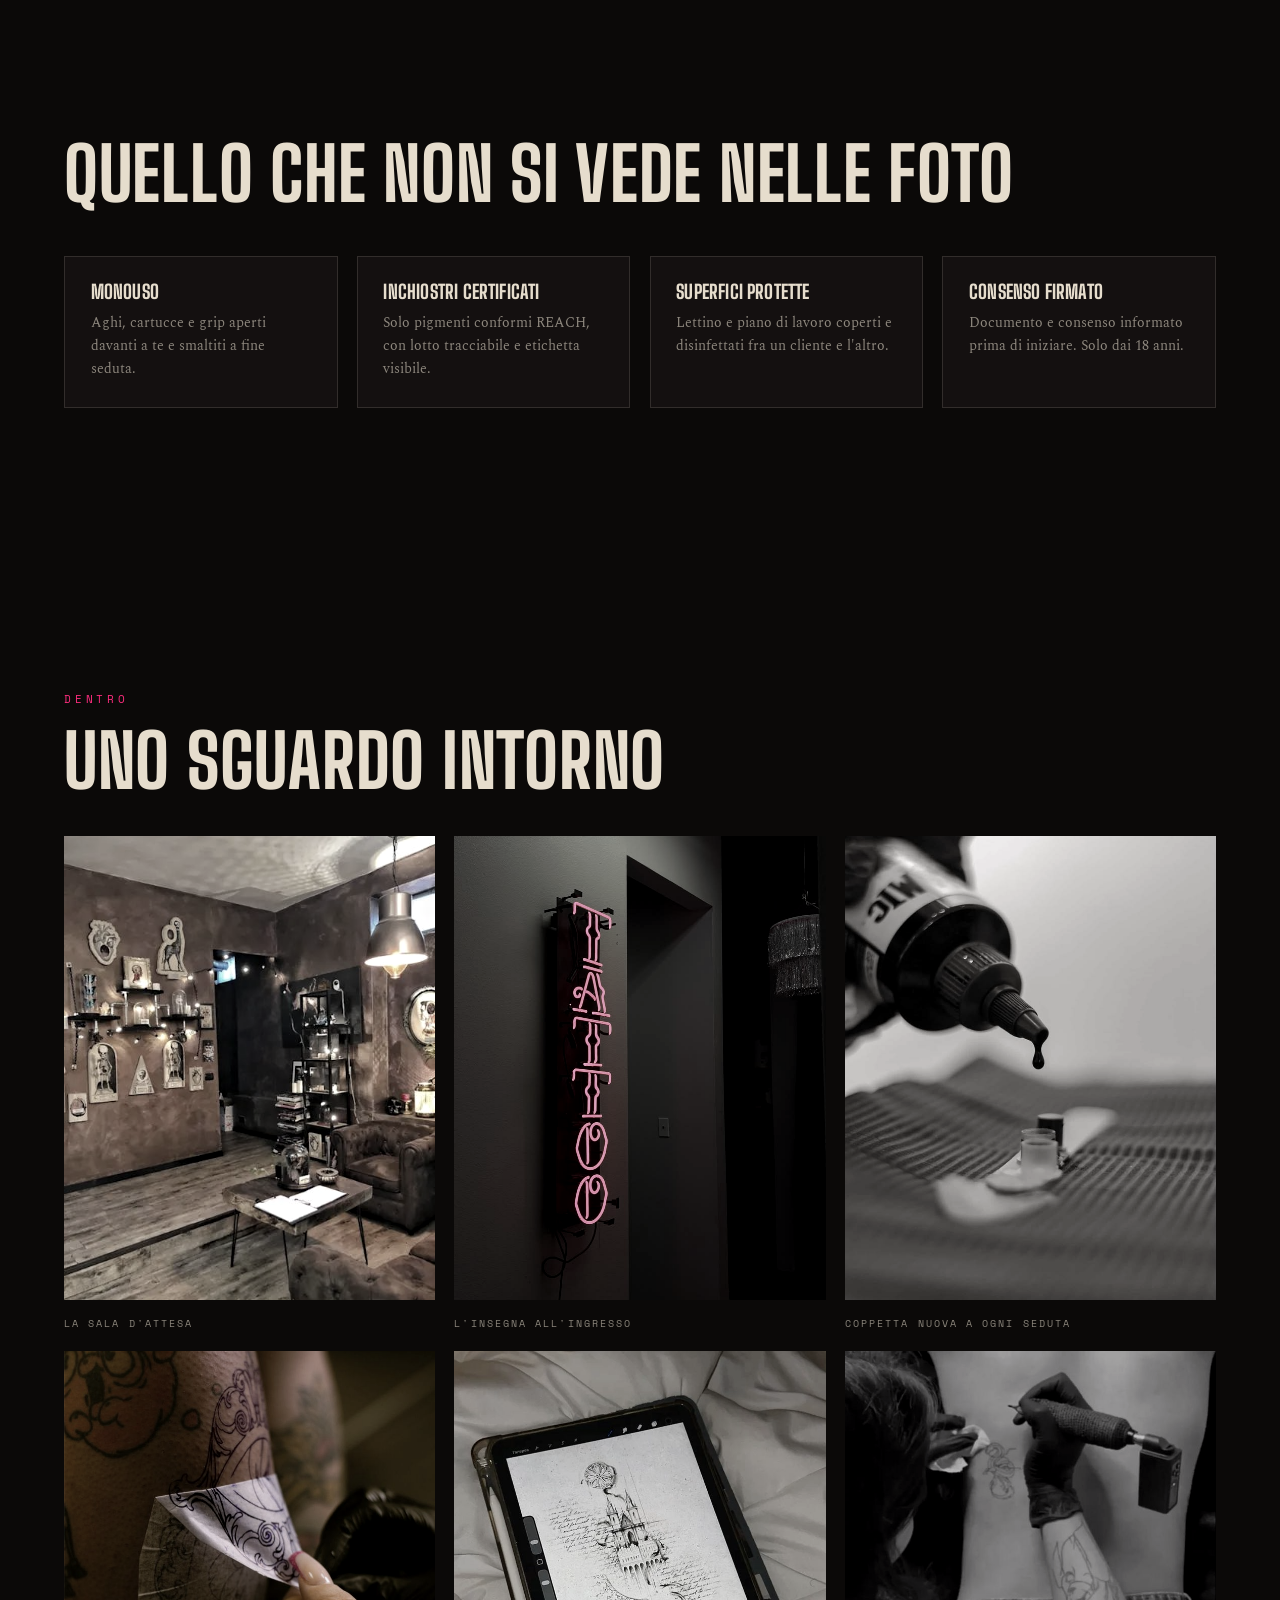
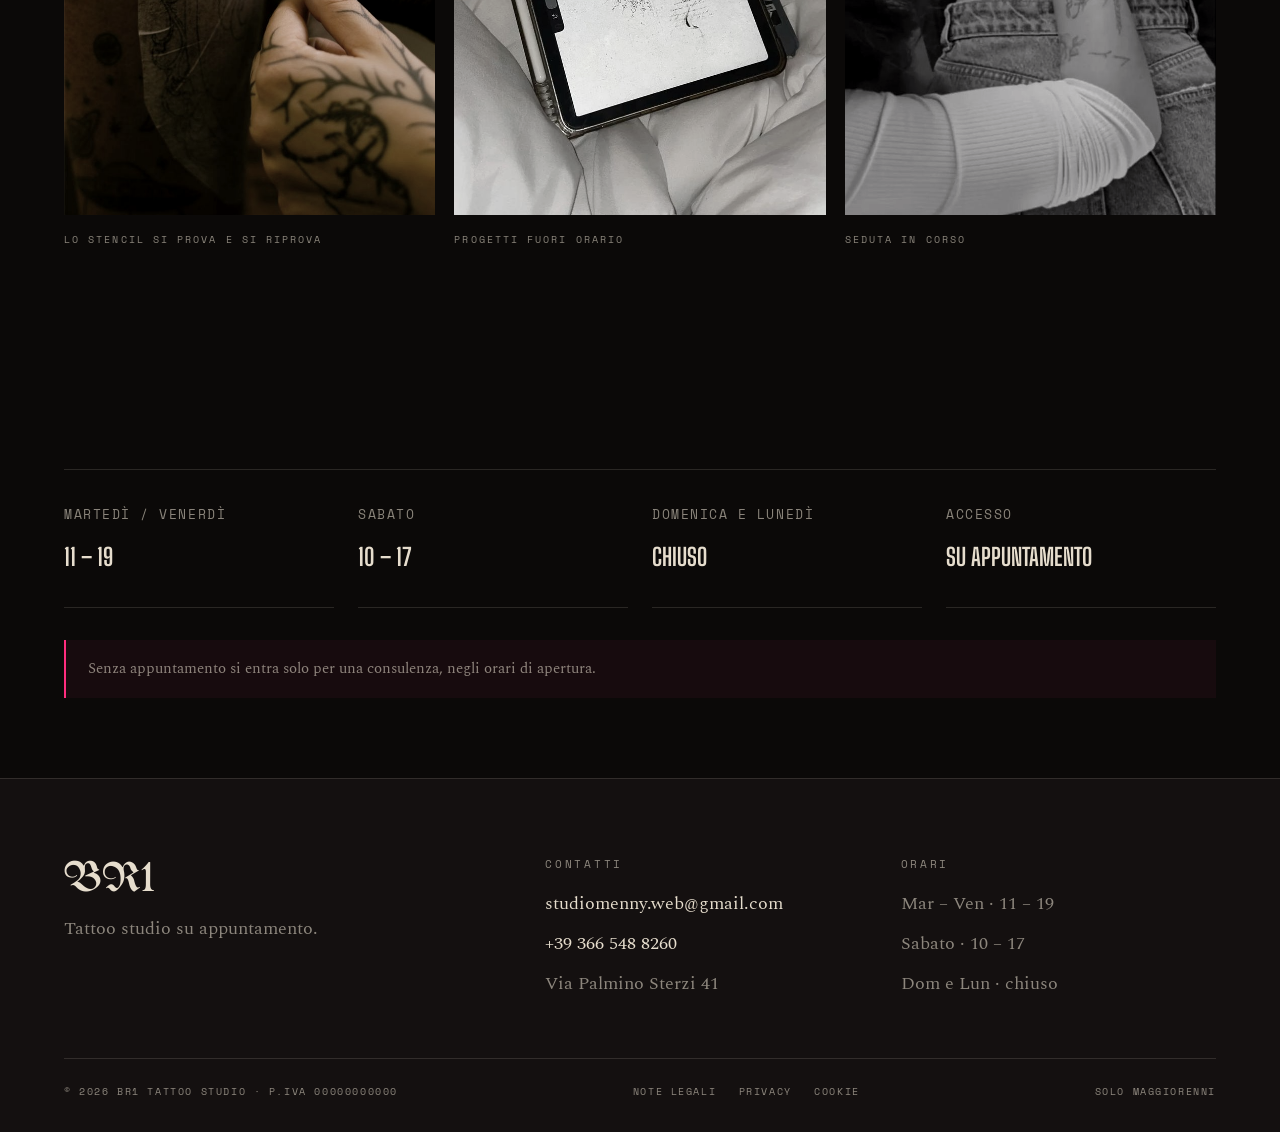
<file: studio.html>
<!DOCTYPE html>
<html lang="it">
<head>
<meta charset="utf-8">
<meta name="viewport" content="width=device-width,initial-scale=1">
<title>Lo studio — BR1 Tattoo Studio</title>
<meta name="description" content="Dentro BR1: sala privata, igiene, materiali monouso e orari. Via Palmino Sterzi 41.">
<meta name="theme-color" content="#0B0908">
<link rel="icon" href="favicon.png" type="image/png">
<link rel="apple-touch-icon" href="apple-touch-icon.png">
<meta property="og:type" content="website">
<meta property="og:site_name" content="BR1 Tattoo Studio">
<meta property="og:title" content="Lo studio — BR1 Tattoo Studio">
<meta property="og:description" content="Dentro BR1: sala privata, igiene, materiali monouso e orari. Via Palmino Sterzi 41.">
<meta property="og:image" content="og-preview.jpg">
<meta property="og:image:width" content="1200">
<meta property="og:image:height" content="630">
<meta property="og:image:alt" content="BR1 Tattoo Studio">
<meta name="twitter:image" content="og-preview.jpg">
<meta name="twitter:card" content="summary_large_image">
<link rel="preconnect" href="https://fonts.googleapis.com">
<link rel="preconnect" href="https://fonts.gstatic.com" crossorigin>
<link href="https://fonts.googleapis.com/css2?family=Big+Shoulders+Display:wght@400;700;800&family=Space+Mono:wght@400;700&family=Spectral:ital,wght@0,300;0,400;1,300&family=UnifrakturMaguntia&display=swap" rel="stylesheet">
<link rel="stylesheet" href="css/style.css">
</head>
<body>
<div class="progress"></div>

<header class="site-head">
  <a class="brand" href="index.html"><span class="brand__mark">BR1</span><span class="brand__tag">Tattoo Studio</span></a>
  <input type="checkbox" id="nav-toggle" class="nav-toggle" hidden>
  <label class="burger" for="nav-toggle" aria-label="Apri il menu"><span></span><span></span><span></span></label>
  <nav class="nav">
    <a href="index.html">Home</a>
    <a href="galleria.html">Galleria</a>
    <a href="stili.html">Stili &amp; Prezzi</a>
    <a class="is-current" href="studio.html">Lo studio</a>
    <a href="cura.html">Cura &amp; FAQ</a>
    <a href="contatti.html">Prenota</a>
  </nav>
</header>

<main>

  <section class="hero hero--page">
    <div class="hero__bg hero__bg--studio"></div>
    <div class="hero__grain"></div>
    <div class="hero__inner">
      <span class="eyebrow">Via Palmino Sterzi 41</span>
      <h1 class="hero__title">Lo studio</h1>
      <p class="lead" style="margin-top:1.5rem">Una stanza sola, un cliente alla volta, luce calda e musica bassa.</p>
    </div>
  </section>

  <section class="section">
    <div class="wrap split split--wide-left">
      <div class="reveal">
        <span class="eyebrow">Chi tatua</span>
        <h2 class="mask"><span>Un solo artista,<br>nessuna catena di montaggio</span></h2>
        <p class="lead" style="margin-top:1.5rem">Disegno, seduta, guarigione e ritocco passano tutti dalle stesse mani. Il calendario è stretto di proposito: pochi progetti alla volta, seguiti davvero.</p>
        <div class="btn-row"><a class="btn btn--neon" href="contatti.html"><span>Prenota una visita</span></a></div>
      </div>
      <figure class="figure figure--frame reveal" data-d="2">
        <img src="img/artista-al-lavoro.jpg" alt="Artista che disegna una maschera oni su tavoletta grafica">
        <figcaption>Il disegno nasce prima della seduta</figcaption>
      </figure>
    </div>
  </section>

  <section class="section panel">
    <div class="panel__bg" style="background-image:url('img/macchinetta.jpg')"></div>
    <div class="wrap">
      <span class="eyebrow reveal">Sicurezza</span>
      <h2 class="reveal">Quello che non si vede nelle foto</h2>
      <div class="grid grid--4" style="margin-top:3rem">
        <article class="card reveal"><h3>Monouso</h3><p>Aghi, cartucce e grip aperti davanti a te e smaltiti a fine seduta.</p></article>
        <article class="card reveal" data-d="1"><h3>Inchiostri certificati</h3><p>Solo pigmenti conformi REACH, con lotto tracciabile e etichetta visibile.</p></article>
        <article class="card reveal" data-d="2"><h3>Superfici protette</h3><p>Lettino e piano di lavoro coperti e disinfettati fra un cliente e l'altro.</p></article>
        <article class="card reveal" data-d="3"><h3>Consenso firmato</h3><p>Documento e consenso informato prima di iniziare. Solo dai 18 anni.</p></article>
      </div>
    </div>
  </section>

  <section class="section">
    <div class="wrap">
      <span class="eyebrow reveal">Dentro</span>
      <h2 class="reveal">Uno sguardo intorno</h2>
      <div class="grid grid--photos" style="margin-top:2.5rem">
        <figure class="figure reveal"><img src="img/studio-interno.jpg" alt="Interno dello studio con pareti color ruggine e poltrone in pelle"><figcaption>La sala d'attesa</figcaption></figure>
        <figure class="figure reveal" data-d="1"><img src="img/insegna-neon.jpg" alt="Insegna al neon rosa"><figcaption>L'insegna all'ingresso</figcaption></figure>
        <figure class="figure reveal" data-d="2"><img src="img/inchiostro.jpg" alt="Inchiostro nero che cola in una coppetta monouso"><figcaption>Coppetta nuova a ogni seduta</figcaption></figure>
        <figure class="figure reveal"><img src="img/stencil.jpg" alt="Stencil viola applicato sulla gamba"><figcaption>Lo stencil si prova e si riprova</figcaption></figure>
        <figure class="figure reveal" data-d="1"><img src="img/disegno-castello.jpg" alt="Disegno di un castello su tavoletta grafica"><figcaption>Progetti fuori orario</figcaption></figure>
        <figure class="figure reveal" data-d="2"><img src="img/sessione-schiena.jpg" alt="Sessione di tatuaggio in corso"><figcaption>Seduta in corso</figcaption></figure>
      </div>
    </div>
  </section>

  <section class="section section--tight">
    <div class="wrap">
      <div class="info-row">
        <div class="reveal"><span class="mono muted">Martedì / Venerdì</span><strong>11 – 19</strong></div>
        <div class="reveal" data-d="1"><span class="mono muted">Sabato</span><strong>10 – 17</strong></div>
        <div class="reveal" data-d="2"><span class="mono muted">Domenica e lunedì</span><strong>Chiuso</strong></div>
        <div class="reveal" data-d="3"><span class="mono muted">Accesso</span><strong>Su appuntamento</strong></div>
      </div>
      <p class="note reveal" style="margin-top:2rem">Senza appuntamento si entra solo per una consulenza, negli orari di apertura.</p>
    </div>
  </section>

</main>

<footer class="site-foot">
  <div class="wrap">
    <div class="foot-grid">
      <div>
        <span class="foot-mark">BR1</span>
        <p class="muted" style="max-width:34ch">Tattoo studio su appuntamento.</p>
      </div>
      <div>
        <h4>Contatti</h4>
        <ul>
          <li><a href="mailto:studiomenny.web@gmail.com">studiomenny.web@gmail.com</a></li>
          <li><a href="tel:+393665488260">+39 366 548 8260</a></li>
          <li class="muted">Via Palmino Sterzi 41</li>
        </ul>
      </div>
      <div>
        <h4>Orari</h4>
        <ul class="muted">
          <li>Mar – Ven · 11 – 19</li>
          <li>Sabato · 10 – 17</li>
          <li>Dom e Lun · chiuso</li>
        </ul>
      </div>
    </div>
    <div class="foot-bottom">
      <span>© <span data-year></span> BR1 Tattoo Studio · P.IVA 00000000000</span>
      <nav class="foot-legal" aria-label="Informazioni legali">
        <a href="legale.html#note-legali">Note legali</a>
        <a href="legale.html#privacy">Privacy</a>
        <a href="legale.html#cookie">Cookie</a>
      </nav>
      <span>Solo maggiorenni</span>
    </div>
  </div>
</footer>

<script src="js/main.js"></script>
</body>
</html>
</file>
<file: css/style.css>
/* =========================================================
   BR1 TATTOO STUDIO — foglio di stile unico
   Palette: nero inchiostro / ossido di ruggine (le pareti
   dello studio) / osso / rosa neon (l'insegna).
   ========================================================= */

/* ---------- 1. TOKEN ---------- */
:root{
  --ink:#0B0908;
  --soot:#141010;
  --soot-2:#1D1614;
  --oxide:#7A4028;
  --oxide-deep:#3A1E14;
  --bone:#E6DDCD;
  --bone-dim:rgba(230,221,205,.58);
  --bone-faint:rgba(230,221,205,.14);
  --neon:#FF2D7E;
  --neon-soft:rgba(255,45,126,.35);

  --f-display:"Big Shoulders Display","Arial Narrow",sans-serif;
  --f-body:"Spectral",Georgia,serif;
  --f-util:"Space Mono","Courier New",monospace;
  --f-mark:"UnifrakturMaguntia","Big Shoulders Display",serif;

  --pad:clamp(1.25rem,5vw,5rem);
  --maxw:1280px;
  --rule:1px solid var(--bone-faint);
  --ease:cubic-bezier(.16,.84,.44,1);
}

/* ---------- 2. RESET ---------- */
*,*::before,*::after{box-sizing:border-box;margin:0;padding:0}
html{scroll-behavior:smooth;-webkit-text-size-adjust:100%}
body{
  background:var(--ink);
  color:var(--bone);
  font-family:var(--f-body);
  font-size:clamp(1rem,.95rem + .25vw,1.1rem);
  line-height:1.75;
  overflow-x:hidden;
  -webkit-font-smoothing:antialiased;
}
img{display:block;max-width:100%;height:auto}
a{color:inherit;text-decoration:none}
ul{list-style:none}
button,input,select,textarea{font:inherit;color:inherit}
:focus-visible{outline:2px solid var(--neon);outline-offset:3px}
::selection{background:var(--neon);color:#fff}

/* ---------- 3. TIPOGRAFIA ---------- */
h1,h2,h3,h4{
  font-family:var(--f-display);
  font-weight:800;
  line-height:.92;
  letter-spacing:.01em;
  text-transform:uppercase;
}
h1{font-size:clamp(3rem,11vw,8.5rem)}
h2{font-size:clamp(2.2rem,6vw,4.6rem)}
h3{font-size:clamp(1.4rem,2.6vw,2rem)}
h4{font-size:1.1rem;letter-spacing:.06em}

.eyebrow{
  font-family:var(--f-util);
  font-size:.7rem;
  letter-spacing:.34em;
  text-transform:uppercase;
  color:var(--neon);
  display:block;
  margin-bottom:1.2rem;
}
.eyebrow--bone{color:var(--bone-dim)}
.lead{font-size:clamp(1.1rem,1.6vw,1.35rem);color:var(--bone-dim);max-width:56ch}
.muted{color:var(--bone-dim)}
.mono{font-family:var(--f-util);font-size:.8rem;letter-spacing:.12em;text-transform:uppercase}

/* ---------- 4. LAYOUT ---------- */
.wrap{width:100%;max-width:var(--maxw);margin-inline:auto;padding-inline:var(--pad)}
.section{padding-block:clamp(4.5rem,11vw,9rem);position:relative}
.section--tight{padding-block:clamp(3rem,7vw,5rem)}
.split{display:grid;gap:clamp(2rem,5vw,4.5rem);grid-template-columns:1fr}
@media(min-width:900px){
  .split{grid-template-columns:1fr 1fr;align-items:center}
  .split--wide-left{grid-template-columns:1.25fr .9fr}
  .split--wide-right{grid-template-columns:.9fr 1.25fr}
}
.stack>*+*{margin-top:1.2rem}
.rule{height:1px;background:var(--bone-faint);border:0}

/* ---------- 5. HEADER ---------- */
.site-head{
  position:fixed;inset:0 0 auto 0;z-index:90;
  display:flex;align-items:center;justify-content:space-between;
  gap:1rem;padding:1.4rem var(--pad);
  transition:padding .35s var(--ease),background .35s,backdrop-filter .35s,border-color .35s;
  border-bottom:1px solid transparent;
}
.site-head.is-stuck{
  padding-block:.7rem;
  background:rgba(11,9,8,.86);
  backdrop-filter:blur(14px) saturate(1.1);
  border-bottom-color:var(--bone-faint);
}
.brand{display:flex;align-items:baseline;gap:.6rem}
.brand__mark{
  font-family:var(--f-mark);
  font-size:1.9rem;line-height:1;color:var(--bone);
  text-shadow:0 0 14px var(--neon-soft);
}
.brand__tag{font-family:var(--f-util);font-size:.6rem;letter-spacing:.3em;color:var(--bone-dim);text-transform:uppercase}

.nav{display:flex;align-items:center;gap:clamp(1rem,2.2vw,2rem)}
.nav a{
  font-family:var(--f-util);font-size:.72rem;letter-spacing:.2em;text-transform:uppercase;
  color:var(--bone-dim);position:relative;padding-block:.35rem;transition:color .25s;
}
.nav a::after{
  content:"";position:absolute;left:0;bottom:0;height:1px;width:100%;
  background:var(--neon);transform:scaleX(0);transform-origin:right;
  transition:transform .35s var(--ease);
}
.nav a:hover{color:var(--bone)}
.nav a:hover::after{transform:scaleX(1);transform-origin:left}
.nav a.is-current{color:var(--bone)}
.nav a.is-current::after{transform:scaleX(1)}

/* menu mobile — puro CSS */
.nav-toggle{display:none}
.burger{display:none;width:34px;height:24px;position:relative;cursor:pointer;z-index:95}
.burger span{position:absolute;left:0;height:2px;width:100%;background:var(--bone);transition:transform .35s var(--ease),opacity .2s}
.burger span:nth-child(1){top:2px}
.burger span:nth-child(2){top:11px}
.burger span:nth-child(3){top:20px}

@media(max-width:860px){
  .burger{display:block}
  .nav{
    position:fixed;inset:0;background:var(--ink);
    flex-direction:column;justify-content:center;gap:1.8rem;
    clip-path:circle(0 at calc(100% - 3rem) 2.5rem);
    transition:clip-path .6s var(--ease);
  }
  .nav a{font-size:1rem;letter-spacing:.3em}
  .nav-toggle:checked~.nav{clip-path:circle(150% at calc(100% - 3rem) 2.5rem)}
  .nav-toggle:checked~.burger span:nth-child(1){transform:translateY(9px) rotate(45deg)}
  .nav-toggle:checked~.burger span:nth-child(2){opacity:0}
  .nav-toggle:checked~.burger span:nth-child(3){transform:translateY(-9px) rotate(-45deg)}
}

/* ---------- 6. BOTTONI ---------- */
.btn{
  display:inline-flex;align-items:center;gap:.7rem;
  font-family:var(--f-util);font-size:.72rem;letter-spacing:.22em;text-transform:uppercase;
  padding:1rem 1.9rem;border:1px solid var(--bone-faint);
  background:transparent;color:var(--bone);cursor:pointer;
  position:relative;overflow:hidden;isolation:isolate;
  transition:color .3s,border-color .3s;
}
.btn::before{
  content:"";position:absolute;inset:0;background:var(--bone);
  transform:translateY(101%);transition:transform .45s var(--ease);z-index:0;
}
.btn>*{position:relative;z-index:1}
.btn:hover{color:var(--ink);border-color:var(--bone)}
.btn:hover::before{transform:translateY(0)}
.btn--neon{border-color:var(--neon);color:var(--neon)}
.btn--neon::before{background:var(--neon)}
.btn--neon:hover{color:#fff;border-color:var(--neon);box-shadow:0 0 30px var(--neon-soft)}
.btn--solid{background:var(--bone);color:var(--ink);border-color:var(--bone)}
.btn--solid::before{background:var(--neon)}
.btn--solid:hover{color:#fff}
.btn-row{display:flex;flex-wrap:wrap;gap:1rem;margin-top:2rem}

/* ---------- 7. HERO ---------- */
.hero{
  min-height:100svh;display:flex;align-items:flex-end;
  position:relative;isolation:isolate;overflow:hidden;
  padding-block:8rem 3rem;
}
.hero__bg{
  position:absolute;inset:-10% 0 0;z-index:-2;
  background-size:cover;background-position:center;
  filter:grayscale(.4) contrast(1.05);
  transform:scale(1.08);
  animation:slow-drift 26s ease-in-out infinite alternate;
}
.hero__bg::after{
  content:"";position:absolute;inset:0;
  background:
    radial-gradient(120% 80% at 20% 10%,rgba(122,64,40,.35),transparent 60%),
    linear-gradient(180deg,rgba(11,9,8,.75) 0%,rgba(11,9,8,.55) 40%,var(--ink) 96%);
}
@keyframes slow-drift{from{transform:scale(1.06) translateY(0)}to{transform:scale(1.14) translateY(-2%)}}

.hero__grain{
  position:absolute;inset:0;z-index:-1;pointer-events:none;opacity:.5;
  background-image:radial-gradient(rgba(230,221,205,.09) 1px,transparent 1px);
  background-size:3px 3px;
  mix-blend-mode:overlay;
}
.hero__inner{width:100%;max-width:var(--maxw);margin-inline:auto;padding-inline:var(--pad)}
.hero__title{
  font-family:var(--f-mark);
  font-size:clamp(5rem,26vw,20rem);
  line-height:.8;letter-spacing:-.02em;text-transform:none;
  color:var(--bone);
  animation:neon-on 2.6s var(--ease) both;
}
@keyframes neon-on{
  0%{opacity:0;text-shadow:none}
  35%{opacity:.25;text-shadow:0 0 4px var(--neon-soft)}
  42%{opacity:.9}
  46%{opacity:.2}
  55%{opacity:1;text-shadow:0 0 26px var(--neon-soft),0 0 70px rgba(255,45,126,.22)}
  60%{opacity:.5;text-shadow:0 0 6px var(--neon-soft)}
  100%{opacity:1;text-shadow:0 0 26px var(--neon-soft),0 0 80px rgba(255,45,126,.18)}
}
.hero__meta{
  display:flex;flex-wrap:wrap;gap:1.4rem 2.4rem;align-items:center;
  margin-top:2rem;padding-top:1.6rem;border-top:var(--rule);
}
.hero__scroll{
  position:absolute;right:var(--pad);bottom:2.4rem;
  writing-mode:vertical-rl;font-family:var(--f-util);
  font-size:.62rem;letter-spacing:.35em;text-transform:uppercase;color:var(--bone-dim);
}
.hero__scroll::after{
  content:"";display:block;width:1px;height:60px;margin:.8rem auto 0;background:var(--bone-faint);
  position:relative;overflow:hidden;
}
.hero--page{min-height:62svh;align-items:flex-end}
.hero--page .hero__title{font-family:var(--f-display);font-size:clamp(3rem,10vw,7.5rem);animation:none;text-transform:uppercase}

/* ---------- 8. MARQUEE ---------- */
.marquee{
  border-block:var(--rule);overflow:hidden;padding-block:1.1rem;
  background:linear-gradient(90deg,transparent,rgba(122,64,40,.18),transparent);
}
.marquee__track{display:flex;width:max-content;animation:slide 38s linear infinite}
.marquee:hover .marquee__track{animation-play-state:paused}
.marquee span{
  font-family:var(--f-display);font-size:clamp(1.6rem,3.4vw,2.6rem);font-weight:800;
  text-transform:uppercase;letter-spacing:.02em;padding-inline:1.4rem;
  color:transparent;-webkit-text-stroke:1px var(--bone-dim);white-space:nowrap;
}
.marquee span:nth-child(even){color:var(--neon);-webkit-text-stroke:0}
@keyframes slide{to{transform:translateX(-50%)}}

/* ---------- 9. RIVELAZIONE ALLO SCORRIMENTO ---------- */
.reveal{opacity:0;transform:translateY(34px);transition:opacity .9s var(--ease),transform .9s var(--ease)}
.reveal.in{opacity:1;transform:none}
.reveal[data-d="1"]{transition-delay:.1s}
.reveal[data-d="2"]{transition-delay:.2s}
.reveal[data-d="3"]{transition-delay:.3s}
.reveal[data-d="4"]{transition-delay:.4s}

/* titolo che si scopre riga per riga */
.mask{display:block;overflow:hidden}
.mask>span{display:block;transform:translateY(105%);transition:transform 1s var(--ease)}
.in .mask>span,.mask.in>span{transform:none}

/* linea d'inchiostro che si allunga */
.ink-line{height:1px;background:var(--neon);transform:scaleX(0);transform-origin:left;transition:transform 1.1s var(--ease)}
.ink-line.in{transform:scaleX(1)}

/* ---------- 10. PANNELLI CON FOTO SBIADITA ---------- */
.panel{position:relative;isolation:isolate;overflow:hidden}
.panel__bg{
  position:absolute;inset:0;z-index:-2;background-size:cover;background-position:center;
  filter:grayscale(1) contrast(1.1);opacity:.16;
}
.panel::after{
  content:"";position:absolute;inset:0;z-index:-1;
  background:linear-gradient(180deg,var(--ink),rgba(11,9,8,.55) 50%,var(--ink));
}
.panel--oxide::after{
  background:linear-gradient(180deg,var(--ink),rgba(58,30,20,.72) 50%,var(--ink));
}
@media(min-width:900px){.panel__bg{background-attachment:fixed}}

/* ---------- 11. CARD / GRIGLIE ---------- */
.grid{display:grid;gap:1.2rem;grid-template-columns:repeat(auto-fill,minmax(min(100%,270px),1fr))}
.grid--3{grid-template-columns:repeat(3,1fr)}
.grid--4{grid-template-columns:repeat(4,1fr)}
.grid--4 .card{padding:clamp(1.2rem,2vw,1.7rem)}
.grid--4 .card h3{font-size:clamp(1.1rem,1.5vw,1.35rem)}
.grid--4 .card p{font-size:.9rem;line-height:1.6}
@media(max-width:1000px){.grid--3,.grid--4{grid-template-columns:repeat(2,1fr)}}
@media(max-width:560px){.grid--3,.grid--4{grid-template-columns:1fr}}

.card{
  border:var(--rule);padding:clamp(1.5rem,3vw,2.4rem);background:var(--soot);
  position:relative;overflow:hidden;transition:border-color .4s,transform .5s var(--ease);
}
.card::before{
  content:"";position:absolute;left:0;top:0;height:2px;width:100%;background:var(--neon);
  transform:scaleX(0);transform-origin:left;transition:transform .5s var(--ease);
}
.card:hover{border-color:rgba(230,221,205,.3);transform:translateY(-4px)}
.card:hover::before{transform:scaleX(1)}
.card__num{font-family:var(--f-util);font-size:.7rem;letter-spacing:.2em;color:var(--neon);display:block;margin-bottom:1rem}
.card h3{margin-bottom:.7rem}
.card p{color:var(--bone-dim);font-size:.98rem}

/* ---------- 12. GALLERIA ---------- */
.filters{display:flex;flex-wrap:wrap;gap:.6rem;margin-bottom:2.5rem}
.chip{
  font-family:var(--f-util);font-size:.68rem;letter-spacing:.18em;text-transform:uppercase;
  padding:.6rem 1.1rem;border:1px solid var(--bone-faint);background:transparent;
  color:var(--bone-dim);cursor:pointer;transition:.3s;
}
.chip:hover{color:var(--bone);border-color:var(--bone-dim)}
.chip.is-on{background:var(--neon);border-color:var(--neon);color:#fff}

.works{
  display:grid;gap:1rem;
  grid-template-columns:repeat(3,1fr);
  grid-auto-rows:clamp(260px,30vw,440px);
}
@media(max-width:900px){.works,.works--gallery{grid-template-columns:repeat(2,1fr);grid-auto-rows:clamp(220px,46vw,380px)}}
@media(max-width:639px){.works,.works--gallery{gap:.6rem;grid-auto-rows:clamp(170px,58vw,300px)}}

.work{
  position:relative;overflow:hidden;display:block;height:100%;min-width:0;background:var(--soot);
  transition:opacity .5s var(--ease),transform .5s var(--ease),filter .5s;
}
.work.is-hidden{display:none}
.work img{
  width:100%;height:100%;object-fit:cover;object-position:center 35%;
  filter:grayscale(.55) brightness(.86);
  transition:transform 1.1s var(--ease),filter .6s;
}
.work:hover img{transform:scale(1.05);filter:grayscale(0) brightness(1)}
.work__label{
  position:absolute;inset:auto 0 0 0;padding:1.4rem;
  background:linear-gradient(180deg,transparent,rgba(11,9,8,.92));
  display:flex;justify-content:space-between;align-items:flex-end;gap:1rem;
  transform:translateY(12%);opacity:0;transition:.5s var(--ease);
}
.work:hover .work__label{transform:none;opacity:1}
.work__label strong{font-family:var(--f-display);font-size:1.3rem;font-weight:800;text-transform:uppercase;letter-spacing:.02em}
.work__label em{font-family:var(--f-util);font-style:normal;font-size:.62rem;letter-spacing:.2em;text-transform:uppercase;color:var(--neon)}

/* ---------- 13. FIGURE / IMMAGINI EDITORIALI ---------- */
.figure{position:relative;overflow:hidden}
.figure img{filter:grayscale(.5) contrast(1.05);transition:filter .7s var(--ease),transform 1.2s var(--ease)}
.figure:hover img{filter:none;transform:scale(1.03)}
.figure figcaption{
  font-family:var(--f-util);font-size:.65rem;letter-spacing:.2em;text-transform:uppercase;
  color:var(--bone-dim);margin-top:.9rem;
}
.figure--frame{border:1px solid var(--bone-faint);padding:.7rem}

/* ---------- 14. LISTE / DATI ---------- */
.list-lines li{
  display:flex;justify-content:space-between;gap:1.5rem;align-items:baseline;
  padding-block:1.1rem;border-bottom:var(--rule);
}
.list-lines li span:first-child{font-family:var(--f-display);font-size:1.35rem;font-weight:700;text-transform:uppercase}
.list-lines li span:last-child{font-family:var(--f-util);font-size:.78rem;color:var(--bone-dim);text-align:right}

.ticks li{padding-left:1.6rem;position:relative;color:var(--bone-dim);margin-bottom:.7rem}
.ticks li::before{content:"—";position:absolute;left:0;color:var(--neon)}

/* ---------- 15. ACCORDION (details) ---------- */
.acc{border-top:var(--rule)}
.acc details{border-bottom:var(--rule)}
.acc summary{
  cursor:pointer;list-style:none;padding-block:1.5rem;
  display:flex;justify-content:space-between;align-items:center;gap:2rem;
  font-family:var(--f-display);font-size:clamp(1.1rem,2.2vw,1.6rem);font-weight:700;
  text-transform:uppercase;transition:color .3s;
}
.acc summary::-webkit-details-marker{display:none}
.acc summary::after{content:"+";font-family:var(--f-util);color:var(--neon);font-size:1.4rem;transition:transform .4s var(--ease)}
.acc details[open] summary::after{transform:rotate(45deg)}
.acc summary:hover{color:var(--neon)}
.acc details p{padding-bottom:1.6rem;color:var(--bone-dim);max-width:70ch}

/* ---------- 16. FORM ---------- */
.form{display:grid;gap:1.4rem}
@media(min-width:700px){.form--2{grid-template-columns:1fr 1fr}.form .full{grid-column:1/-1}}
.field{display:flex;flex-direction:column;gap:.5rem}
.field label{font-family:var(--f-util);font-size:.65rem;letter-spacing:.2em;text-transform:uppercase;color:var(--bone-dim)}
.field input,.field select,.field textarea{
  background:var(--soot);border:1px solid var(--bone-faint);
  padding:.95rem 1rem;color:var(--bone);font-family:var(--f-body);
  transition:border-color .3s,background .3s;
}
.field input:focus,.field select:focus,.field textarea:focus{border-color:var(--neon);background:var(--soot-2);outline:none}
.field textarea{min-height:150px;resize:vertical}
.field select{appearance:none;cursor:pointer}

/* ---------- 17. PREVENTIVO ---------- */
.calc{border:var(--rule);background:var(--soot);padding:clamp(1.5rem,4vw,3rem)}
.calc__out{
  margin-top:2rem;padding-top:2rem;border-top:var(--rule);
  display:flex;flex-wrap:wrap;align-items:baseline;justify-content:space-between;gap:1rem;
}
.calc__price{font-family:var(--f-display);font-size:clamp(2.6rem,7vw,4.4rem);font-weight:800;color:var(--neon);line-height:1}
.calc__note{font-family:var(--f-util);font-size:.68rem;letter-spacing:.14em;color:var(--bone-dim);max-width:40ch;text-transform:uppercase}

/* ---------- 18. CTA A TUTTA PAGINA ---------- */
.cta-band{text-align:center;position:relative;isolation:isolate;overflow:hidden}
.cta-band .huge{
  font-family:var(--f-display);font-weight:800;text-transform:uppercase;
  font-size:clamp(2.6rem,10vw,8rem);line-height:.9;
}
.cta-band .huge em{font-style:normal;color:transparent;-webkit-text-stroke:1px var(--bone-dim)}

/* ---------- 19. FOOTER ---------- */
.site-foot{border-top:var(--rule);padding-block:clamp(3rem,7vw,5rem) 2rem;background:var(--soot)}
.foot-grid{display:grid;gap:2.5rem;grid-template-columns:1fr}
@media(min-width:760px){.foot-grid{grid-template-columns:1.4fr 1fr 1fr}}
.site-foot h4{margin-bottom:1.2rem;color:var(--bone-dim);font-size:.7rem;letter-spacing:.24em;font-family:var(--f-util);font-weight:400}
.site-foot li{margin-bottom:.6rem}
.site-foot a:hover{color:var(--neon)}
.foot-mark{font-family:var(--f-mark);font-size:2.6rem;line-height:1;margin-bottom:.8rem;display:block}
.foot-bottom{
  margin-top:3rem;padding-top:1.5rem;border-top:var(--rule);
  display:flex;flex-wrap:wrap;gap:1rem;justify-content:space-between;
  font-family:var(--f-util);font-size:.62rem;letter-spacing:.16em;text-transform:uppercase;color:var(--bone-dim);
}

/* ---------- 20. BARRA DI PROGRESSO ---------- */
.progress{position:fixed;top:0;left:0;height:2px;width:100%;transform:scaleX(0);transform-origin:left;background:var(--neon);z-index:99}

/* ---------- 21. FASCIA ORARI / INFO ---------- */
.info-row{display:grid;gap:1.5rem;grid-template-columns:repeat(auto-fit,minmax(min(100%,220px),1fr));border-top:var(--rule)}
.info-row>div{padding-block:1.8rem;border-bottom:var(--rule)}
.info-row strong{display:block;font-family:var(--f-display);font-size:1.5rem;text-transform:uppercase;margin-top:.4rem}

/* ---------- 22. AVVISI ---------- */
.note{border-left:2px solid var(--neon);padding:1rem 1.4rem;background:rgba(255,45,126,.05);font-size:.95rem;color:var(--bone-dim)}

/* ---------- 23. ACCESSIBILITÀ MOVIMENTO ---------- */
@media(prefers-reduced-motion:reduce){
  *,*::before,*::after{animation-duration:.01ms!important;animation-iteration-count:1!important;transition-duration:.01ms!important}
  .reveal{opacity:1;transform:none}
  .mask>span{transform:none}
  .ink-line{transform:scaleX(1)}
  html{scroll-behavior:auto}
}

/* ---------- 24. MAPPA ---------- */
.map{
  border:var(--rule);overflow:hidden;background:var(--soot);
  min-height:clamp(300px,45vw,460px);display:grid;place-items:center;
}
.map iframe{
  width:100%;height:clamp(300px,45vw,460px);border:0;display:block;
  filter:grayscale(1) invert(.92) contrast(.85);transition:filter .6s var(--ease);
}
.map iframe:hover{filter:grayscale(.5) invert(.92) contrast(.9)}
.map__consent{text-align:center;padding:2rem;max-width:44ch}
.map__consent p{color:var(--bone-dim);font-size:.9rem;margin-bottom:1.4rem}
.map__consent a{color:var(--neon)}
.map.is-on{display:block;min-height:0}

/* ---------- 25. CONTATTI RAPIDI ---------- */
.quick{display:grid;gap:1px;background:var(--bone-faint);border:var(--rule);grid-template-columns:repeat(auto-fit,minmax(min(100%,240px),1fr))}
.quick a,.quick div{background:var(--soot);padding:1.8rem;display:block;transition:background .35s}
.quick a:hover{background:var(--soot-2)}
.quick span{display:block;font-family:var(--f-util);font-size:.62rem;letter-spacing:.24em;text-transform:uppercase;color:var(--neon);margin-bottom:.7rem}
.quick strong{font-family:var(--f-display);font-size:1.35rem;font-weight:700;text-transform:uppercase;letter-spacing:.01em;word-break:break-word}


/* ---------- 26. STRISCIA INFO IN HOME ---------- */
.strip{
  border-block:var(--rule);background:var(--soot);
  display:grid;grid-template-columns:repeat(4,1fr);gap:1px;
}
.strip>*{
  background:var(--soot);padding:1.1rem var(--pad);
  display:flex;flex-direction:column;gap:.25rem;
  border-left:var(--rule);transition:background .3s;
}
.strip>*:first-child{border-left:0}
.strip a:hover{background:var(--soot-2);color:var(--neon)}
.strip b{font-family:var(--f-util);font-size:.58rem;letter-spacing:.24em;text-transform:uppercase;color:var(--neon);font-weight:400}
.strip span{font-size:.92rem;color:var(--bone-dim);line-height:1.4}
@media(max-width:820px){
  .strip{grid-template-columns:repeat(2,1fr)}
  .strip>*:nth-child(odd){border-left:0}
  .strip>*:nth-child(n+3){border-top:var(--rule)}
}


/* ---------- 27. HERO: immagine dedicata per desktop e mobile ---------- */
.hero__bg--home{background-image:url('../img/studio-interno.jpg')}
.hero__bg--galleria{background-image:url('../img/macchinetta.jpg')}
.hero__bg--stili{background-image:url('../img/giapponese-samurai.jpg')}
.hero__bg--studio{background-image:url('../img/studio-interno.jpg')}
.hero__bg--cura{background-image:url('../img/fineline-tartaruga.jpg')}
.hero__bg--contatti{background-image:url('../img/insegna-neon.jpg')}
@media(min-width:820px){
  .hero__bg--home{background-image:url('../img/hero-home.jpg')}
  .hero__bg--galleria{background-image:url('../img/hero-galleria.jpg')}
  .hero__bg--stili{background-image:url('../img/hero-stili.jpg')}
  .hero__bg--studio{background-image:url('../img/hero-studio.jpg')}
  .hero__bg--cura{background-image:url('../img/hero-cura.jpg')}
  .hero__bg--contatti{background-image:url('../img/hero-contatti.jpg')}
  .hero--page{min-height:72svh}
  .hero--page .hero__bg{filter:none;animation:none;transform:none;inset:0}
}

/* ---------- 28. MENU SEMPRE VISIBILE SU MOBILE ---------- */
@media(max-width:860px){
  /* niente backdrop-filter qui: creerebbe un blocco contenitore
     e il menu a tutto schermo resterebbe intrappolato nella barra */
  .site-head,
  .site-head.is-stuck{
    background:#0B0908;
    backdrop-filter:none;
    -webkit-backdrop-filter:none;
    border-bottom-color:var(--bone-faint);
    padding-block:.85rem;
  }
  .nav{background:#0B0908;z-index:94;padding:5rem 1.5rem 3rem;overflow-y:auto}
  .nav-toggle:checked~.nav{background:#0B0908}
  .nav a{color:var(--bone)}
}

/* ---------- 29. GALLERIA SU MOBILE ---------- */
/* le etichette restano visibili dove non c'è il passaggio del mouse */
@media(hover:none){
  .work__label{opacity:1;transform:none;padding:1rem}
  .work__label strong{font-size:1rem}
  .work img{filter:grayscale(.25) brightness(.95)}
}

@media(max-width:639px){
  .work__label{padding:.6rem}
  .work__label strong{font-size:.85rem;line-height:1.05}
  .work__label em{font-size:.5rem;letter-spacing:.12em}

  /* home: fila orizzontale che si scorre con il dito */
  .works--rail{
    columns:auto;display:flex;gap:.7rem;
    overflow-x:auto;overscroll-behavior-x:contain;
    scroll-snap-type:x mandatory;-webkit-overflow-scrolling:touch;
    padding:0 var(--pad) 1.2rem;margin-inline:calc(var(--pad) * -1);
    scrollbar-width:none;
  }
  .works--rail::-webkit-scrollbar{display:none}
  .works--rail .work{flex:0 0 68%;margin:0;height:auto;scroll-snap-align:center;grid-column:auto!important}
  .works--rail .work img{height:auto;aspect-ratio:3/4}
}
.rail-hint{display:none}
@media(max-width:639px){
  .rail-hint{
    display:block;font-family:var(--f-util);font-size:.6rem;letter-spacing:.24em;
    text-transform:uppercase;color:var(--bone-dim);margin-top:.4rem;
  }
}


/* ---------- 30. FOTO DELLO STUDIO: griglia rettangolare ---------- */
.grid--photos{grid-template-columns:repeat(3,1fr);gap:1.2rem}
@media(max-width:900px){.grid--photos{grid-template-columns:repeat(2,1fr);gap:.8rem}}
.grid--photos .figure{display:flex;flex-direction:column;min-width:0}
.grid--photos .figure img{width:100%;aspect-ratio:4/5;object-fit:cover}
.grid--photos figcaption{white-space:nowrap;overflow:hidden;text-overflow:ellipsis}

/* ---------- 31. LINK LEGALI NEL FOOTER ---------- */
.foot-legal{display:flex;flex-wrap:wrap;gap:.4rem 1.4rem}
.foot-legal a{color:var(--bone-dim);transition:color .25s}
.foot-legal a:hover{color:var(--neon)}

/* ---------- 32. PAGINA LEGALE ---------- */
.legal{max-width:78ch}
.legal h2{font-size:clamp(1.8rem,4vw,2.8rem);margin-bottom:1.4rem;scroll-margin-top:6rem}
.legal h3{font-size:1.15rem;margin:2rem 0 .6rem;color:var(--bone)}
.legal p,.legal li{color:var(--bone-dim);font-size:.98rem}
.legal p+p{margin-top:.8rem}
.legal ul{margin-top:.6rem}
.legal a{color:var(--neon)}
.legal-nav{display:flex;flex-wrap:wrap;gap:.6rem;margin-bottom:3.5rem}
.legal-block+.legal-block{margin-top:4.5rem;padding-top:4rem;border-top:var(--rule)}
</file>
